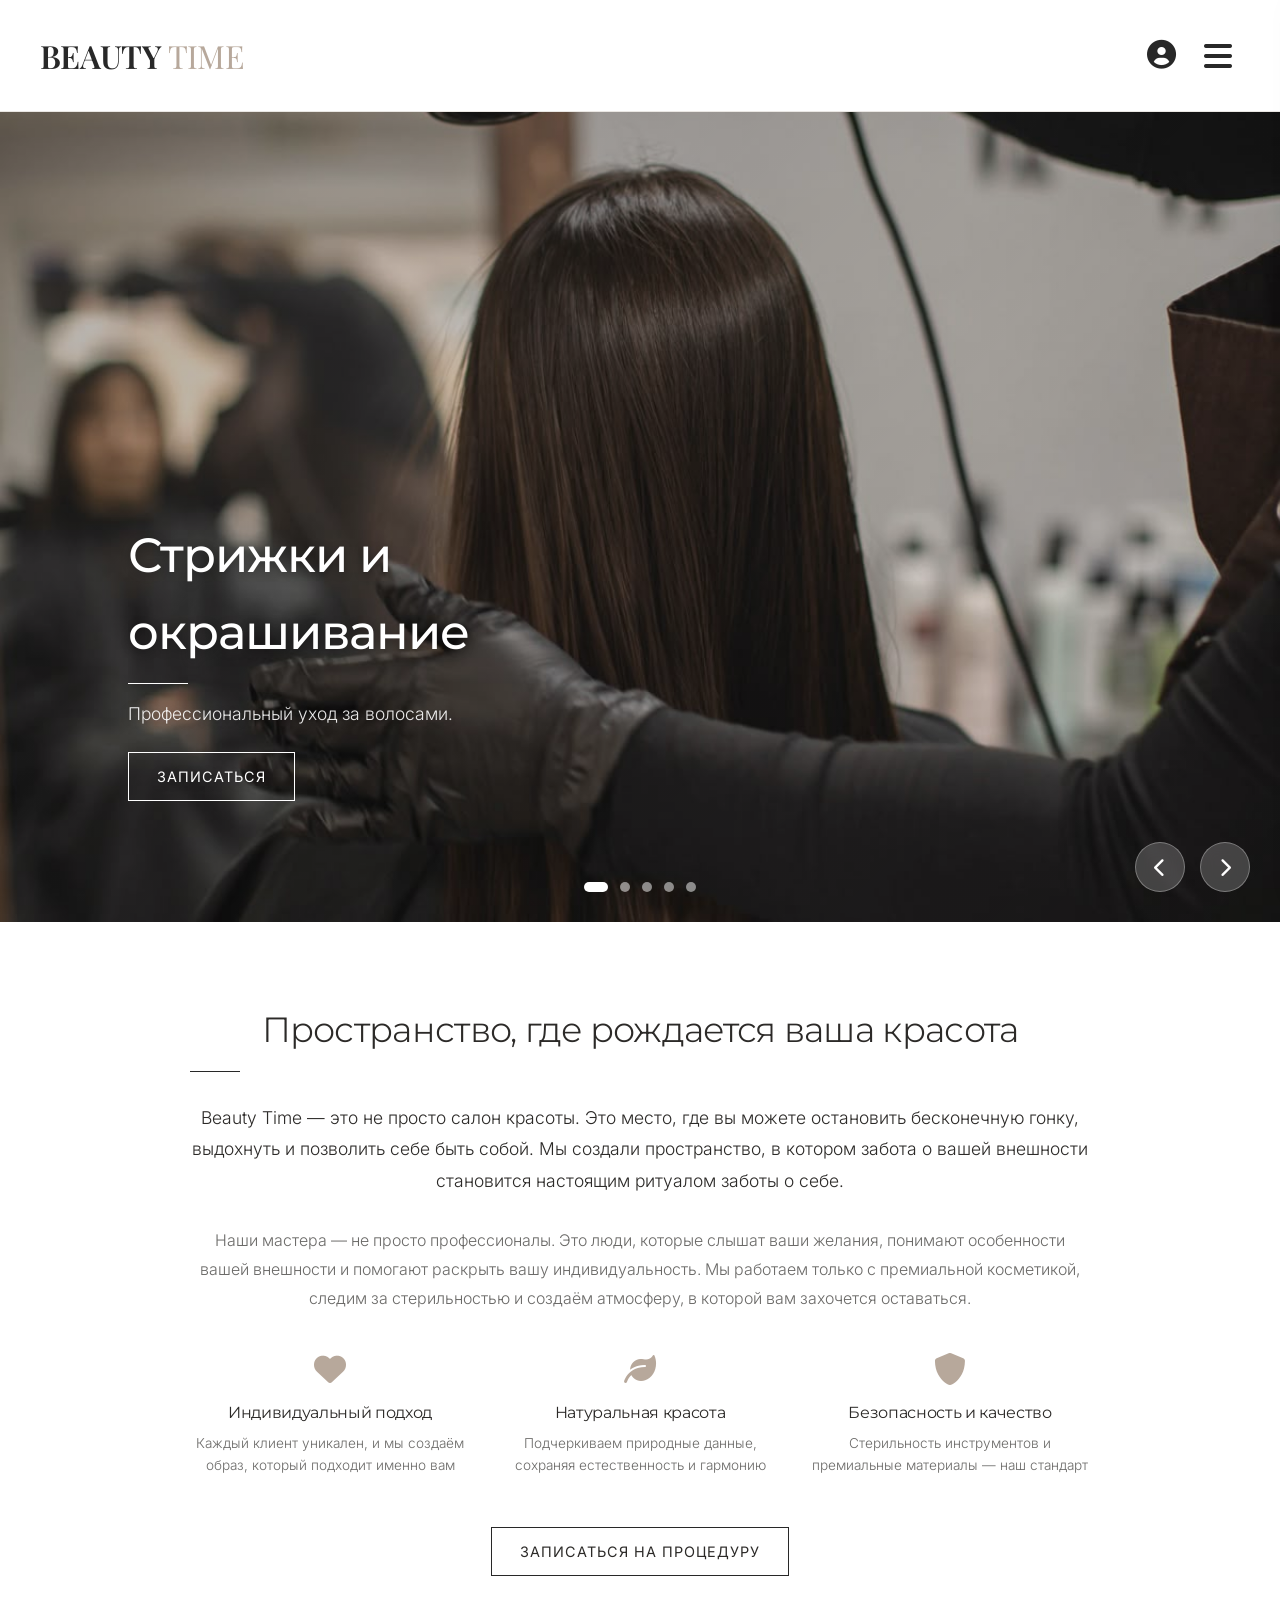
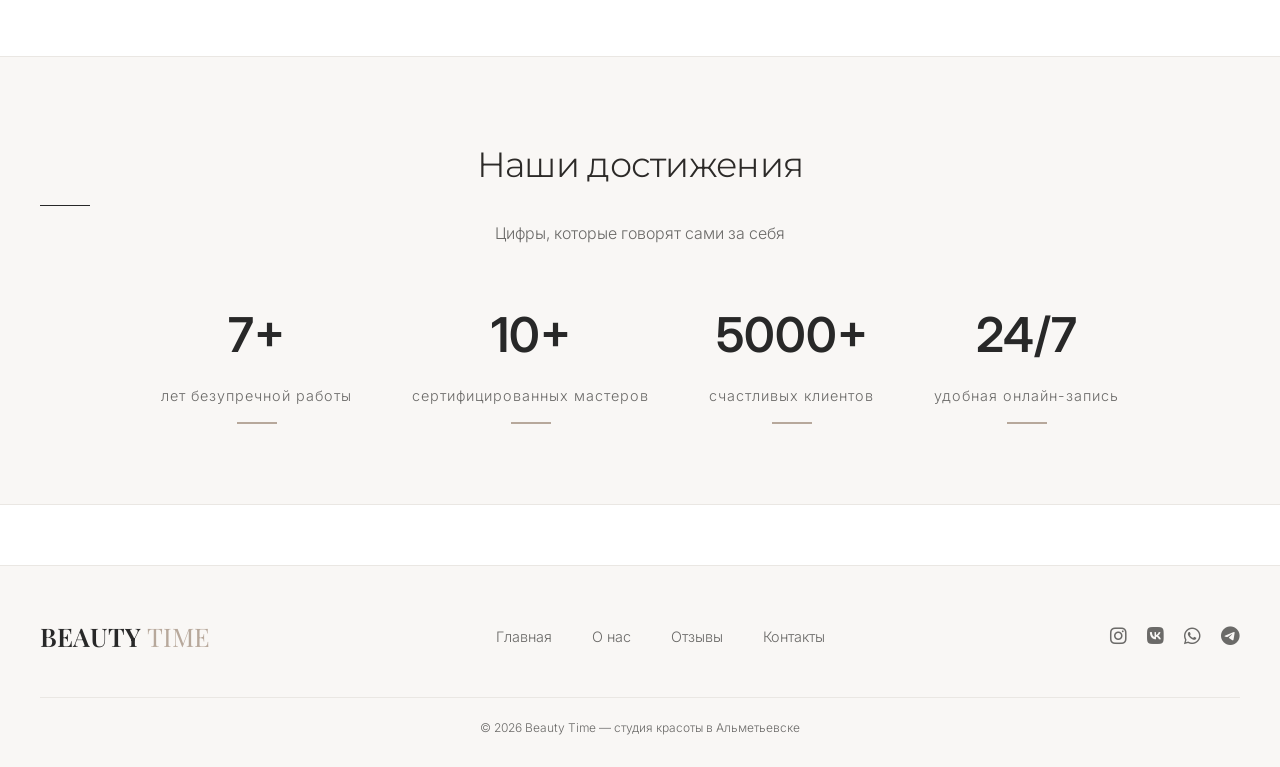
<file: index.html>
﻿<!DOCTYPE html>
<html lang="ru">
<head>
    <meta charset="UTF-8">
    <meta name="viewport" content="width=device-width, initial-scale=1.0, user-scalable=yes">
    <title>Beauty Time — студия красоты</title>
    <link rel="preconnect" href="https://fonts.googleapis.com">
    <link rel="preconnect" href="https://fonts.gstatic.com" crossorigin>
    <link
        href="https://fonts.googleapis.com/css2?family=Inter:opsz,wght@14..32,300;14..32,400;14..32,500;14..32,600&family=Montserrat:wght@300;400;500;600&family=Playfair+Display:wght@400;500;600;700&display=swap"
        rel="stylesheet">
    <link rel="stylesheet" href="https://cdnjs.cloudflare.com/ajax/libs/font-awesome/6.0.0-beta3/css/all.min.css">
    <link rel="stylesheet" href="assets/style.css">
</head>
<body>
    <!-- ===== ШАПКА ===== -->
    <nav class="navbar">
        <div class="container nav-container">
            <a href="index.html" class="logo">BEAUTY <span>TIME</span></a>
            <div class="right-icons">
                <a href="assets/profile.html" class="profile-icon" id="profileLink">
                    <i class="fas fa-user-circle"></i>
                </a>
                <input type="checkbox" id="menu-toggle">
                <label for="menu-toggle" class="menu-icon"><i class="fas fa-bars"></i></label>
                <label for="menu-toggle" class="menu-overlay"></label>
                <div class="nav-links">
                    <label for="menu-toggle" class="close-menu"><i class="fas fa-times"></i></label>
                    <a href="index.html"><i class="fas fa-home"></i> Главная</a>
                    <a href="assets/about.html"><i class="fas fa-spa"></i> О нас</a>
                    <div class="dropdown" id="services-dropdown">
                        <div class="dropdown-header" onclick="toggleDropdown(event)">
                            <span><i class="fas fa-cut"></i> Услуги</span>
                            <i class="fas fa-chevron-down"></i>
                        </div>
                        <div class="dropdown-content">
                            <a href="assets/services-hair.html">Парикмахерские услуги</a>
                            <a href="assets/services-lashes.html">Ресницы</a>
                            <a href="assets/services-makeup.html">Make up</a>
                            <a href="assets/services-brows.html">Уход за бровями</a>
                            <a href="assets/services-nails.html">Ногтевой сервис</a>
                        </div>
                    </div>
                    <a href="assets/reviews.html"><i class="fas fa-star"></i> Отзывы</a>
                    <a href="assets/contacts.html"><i class="fas fa-phone-alt"></i> Контакты</a>

                </div>
            </div>
        </div>
    </nav>

    <!-- ===== ГЛАВНАЯ СТРАНИЦА ===== -->
    <div class="page active-page">
        <!-- Слайдер -->
        <div class="hero-slider" id="heroSlider">
            <div class="slider-container" id="sliderContainer"></div>
            <div class="slider-arrows">
                <div class="slider-arrow" id="prevSlide"><i class="fas fa-chevron-left"></i></div>
                <div class="slider-arrow" id="nextSlide"><i class="fas fa-chevron-right"></i></div>
            </div>
            <div class="slider-dots" id="sliderDots"></div>
        </div>

        <!-- Блок "О салоне" -->
        <section class="about-salon-section">
            <div class="container">
                <div class="about-salon-content">
                    <h2 class="about-salon-title">Пространство, где рождается ваша красота</h2>
                    <p class="about-salon-lead">
                        Beauty Time — это не просто салон красоты. Это место, где вы можете остановить бесконечную
                        гонку, выдохнуть и позволить себе быть собой. Мы создали пространство, в котором забота о вашей
                        внешности становится настоящим ритуалом заботы о себе.
                    </p>
                    <p class="about-salon-text">
                        Наши мастера — не просто профессионалы. Это люди, которые слышат ваши желания, понимают
                        особенности вашей внешности и помогают раскрыть вашу индивидуальность. Мы работаем только с
                        премиальной косметикой, следим за стерильностью и создаём атмосферу, в которой вам захочется
                        оставаться.
                    </p>
                    <div class="about-features">
                        <div class="about-feature-item">
                            <i class="fas fa-heart about-feature-icon"></i>
                            <h3 class="about-feature-title">Индивидуальный подход</h3>
                            <p class="about-feature-text">Каждый клиент уникален, и мы создаём образ, который подходит
                                именно вам</p>
                        </div>
                        <div class="about-feature-item">
                            <i class="fas fa-leaf about-feature-icon"></i>
                            <h3 class="about-feature-title">Натуральная красота</h3>
                            <p class="about-feature-text">Подчеркиваем природные данные, сохраняя естественность и
                                гармонию</p>
                        </div>
                        <div class="about-feature-item">
                            <i class="fas fa-shield-alt about-feature-icon"></i>
                            <h3 class="about-feature-title">Безопасность и качество</h3>
                            <p class="about-feature-text">Стерильность инструментов и премиальные материалы — наш
                                стандарт</p>
                        </div>
                    </div>
                    <div class="about-cta-wrap">
                        <a href="assets/profile.html" class="btn">Записаться на процедуру</a>
                    </div>
                </div>
            </div>
        </section>
        <!-- Блок с достижениями/статистикой -->
        <section class="achievements-section">
            <div class="container">
                <div class="achievements-header">
                    <h2 class="achievements-title">Наши достижения</h2>
                    <p class="achievements-subtitle">Цифры, которые говорят сами за себя</p>
                </div>
                <div class="achievements-grid">
                    <div class="achievement-item">
                        <div class="achievement-number">7+</div>
                        <div class="achievement-label">лет безупречной работы</div>
                        <div class="achievement-divider"></div>
                    </div>
                    <div class="achievement-item">
                        <div class="achievement-number">10+</div>
                        <div class="achievement-label">сертифицированных мастеров</div>
                        <div class="achievement-divider"></div>
                    </div>
                    <div class="achievement-item">
                        <div class="achievement-number">5000+</div>
                        <div class="achievement-label">счастливых клиентов</div>
                        <div class="achievement-divider"></div>
                    </div>
                    <div class="achievement-item">
                        <div class="achievement-number">24/7</div>
                        <div class="achievement-label">удобная онлайн-запись</div>
                        <div class="achievement-divider"></div>
                    </div>
                </div>
            </div>
        </section>
    </div>

    <!-- ФУТЕР -->
    <footer>
        <div class="footer-container">
            <div class="footer-content">
                <div class="footer-logo">BEAUTY <span>TIME</span></div>
                <div class="footer-links">
                    <a href="index.html">Главная</a>
                    <a href="assets/about.html">О нас</a>
                    <a href="assets/reviews.html">Отзывы</a>
                    <a href="assets/contacts.html">Контакты</a>
                </div>
                <div class="footer-social">
                    <a href="#" aria-label="Instagram"><i class="fab fa-instagram"></i></a>
                    <a href="#" aria-label="VK"><i class="fab fa-vk"></i></a>
                    <a href="#" aria-label="WhatsApp"><i class="fab fa-whatsapp"></i></a>
                    <a href="#" aria-label="Telegram"><i class="fab fa-telegram"></i></a>
                </div>
            </div>
            <div class="footer-copyright">
                © 2026 Beauty Time — студия красоты в Альметьевске
            </div>
        </div>
    </footer>
    <div class="scroll-top-btn" id="scrollTopBtn">
        <i class="fas fa-arrow-up"></i>
    </div>
    <script src="./assets/script.js"></script>
</body>
</html>
</file>
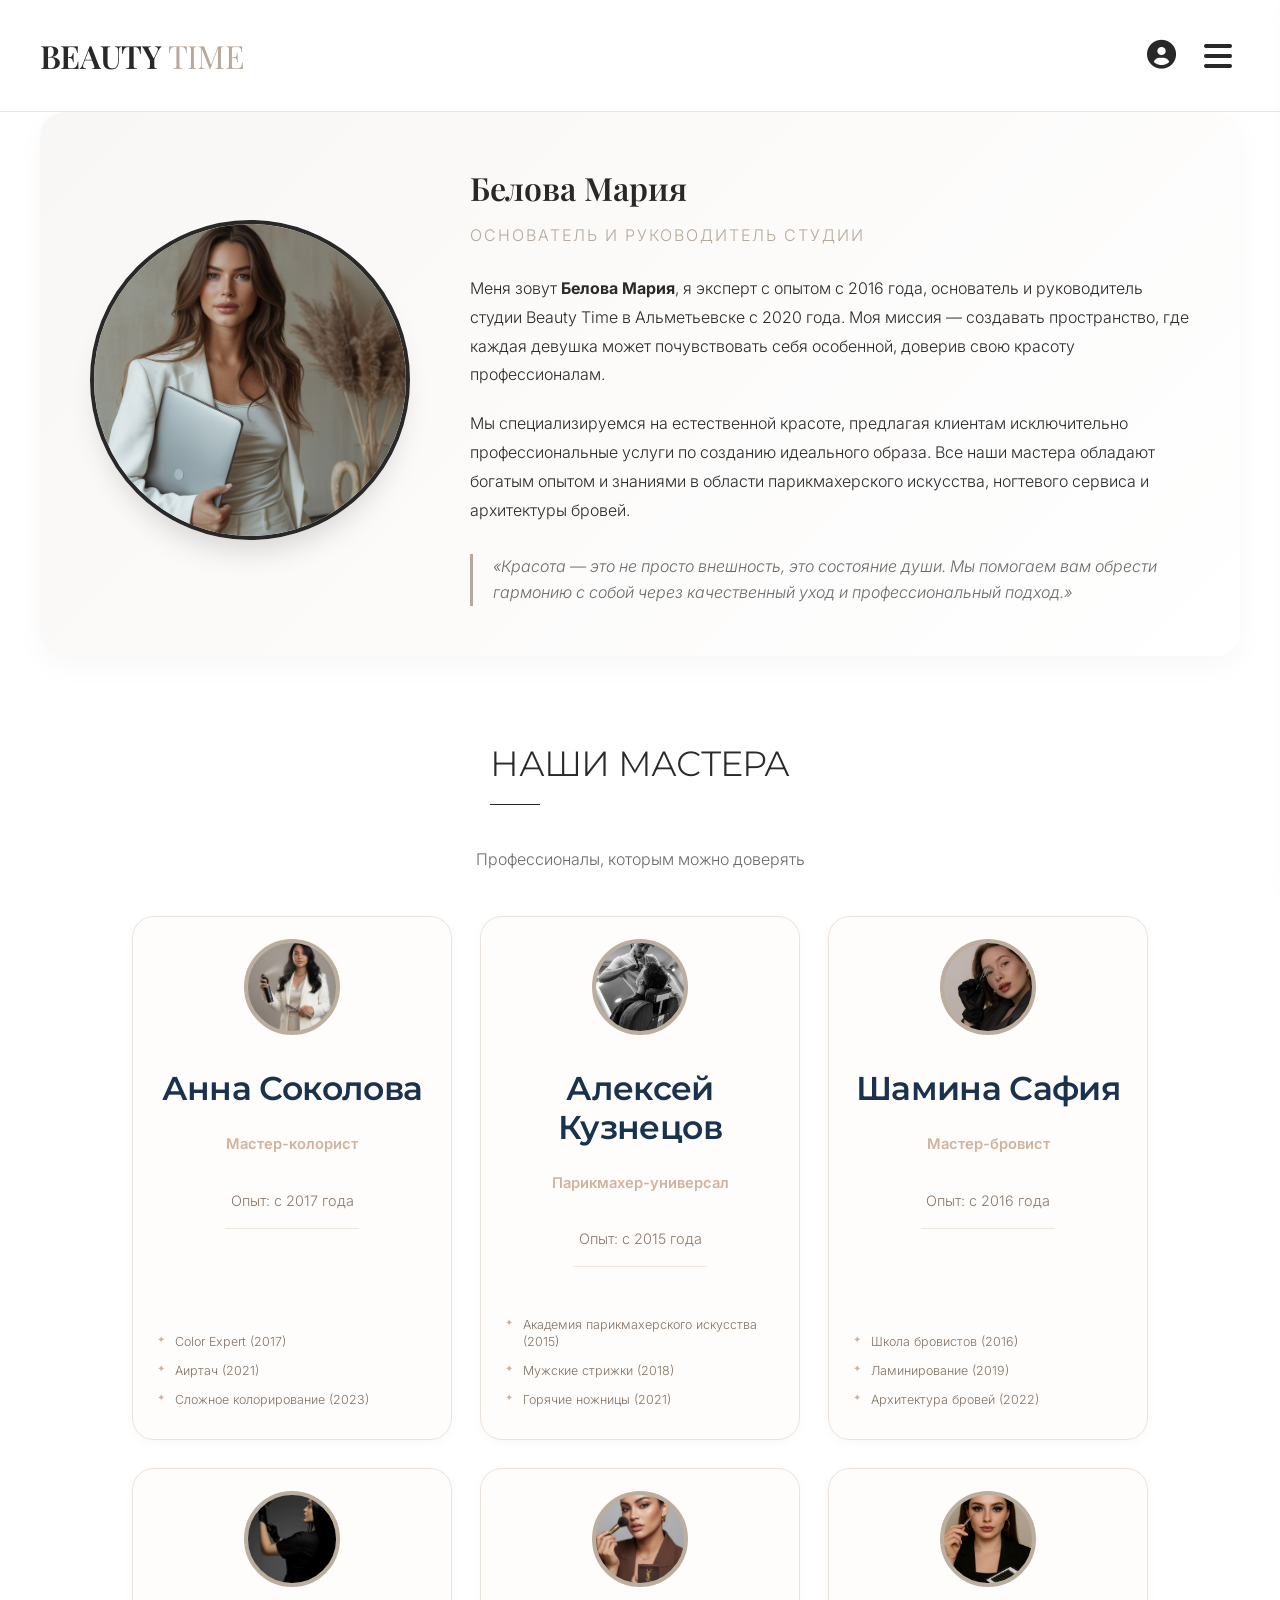
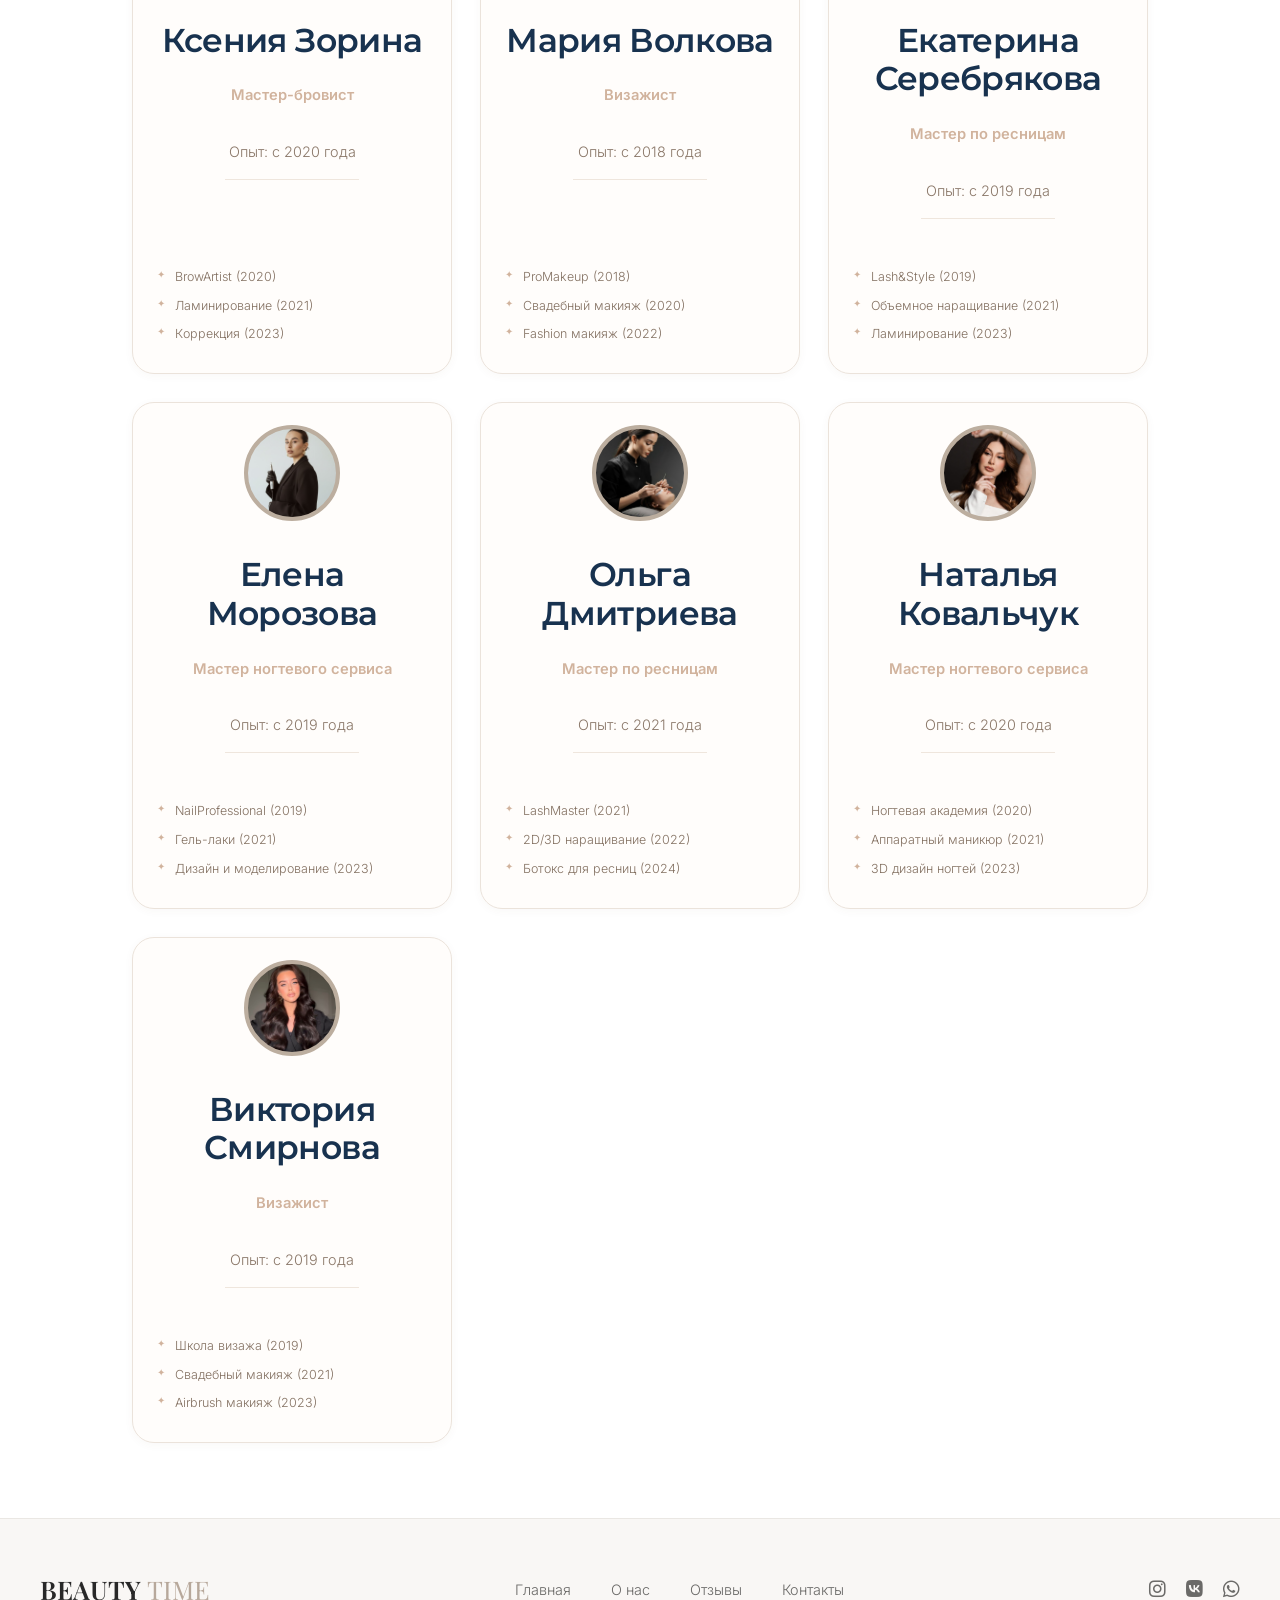
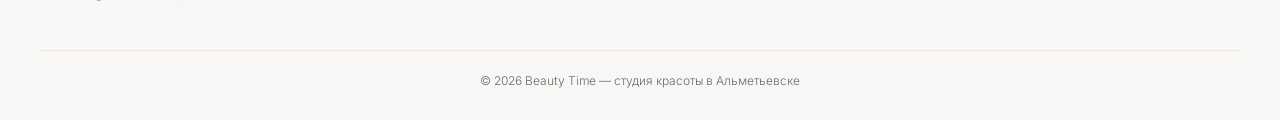
<file: assets/about.html>
﻿<!DOCTYPE html>
<html lang="ru">

<head>
    <meta charset="UTF-8">
    <meta name="viewport" content="width=device-width, initial-scale=1.0, user-scalable=yes">
    <title>Beauty Time — О нас</title>
    <link rel="preconnect" href="https://fonts.googleapis.com">
    <link rel="preconnect" href="https://fonts.gstatic.com" crossorigin>
    <link
        href="https://fonts.googleapis.com/css2?family=Inter:opsz,wght@14..32,300;14..32,400;14..32,500;14..32,600&family=Montserrat:wght@300;400;500;600&family=Playfair+Display:wght@400;500;600;700&display=swap"
        rel="stylesheet">
    <link rel="stylesheet" href="https://cdnjs.cloudflare.com/ajax/libs/font-awesome/6.0.0-beta3/css/all.min.css">
    <link rel="stylesheet" href="style.css">
</head>

<body class="page-about">

    <!-- ===== ШАПКА ===== -->
    <nav class="navbar">
        <div class="container nav-container">
            <a href="../index.html" class="logo">BEAUTY <span>TIME</span></a>
            <div class="right-icons">
                <a href="profile.html" class="profile-icon"><i class="fas fa-user-circle"></i></a>
                <input type="checkbox" id="menu-toggle">
                <label for="menu-toggle" class="menu-icon"><i class="fas fa-bars"></i></label>
                <label for="menu-toggle" class="menu-overlay"></label>
                <div class="nav-links">
                    <label for="menu-toggle" class="close-menu"><i class="fas fa-times"></i></label>
                    <a href="../index.html"><i class="fas fa-home"></i> Главная</a>
                    <a href="about.html"><i class="fas fa-spa"></i> О нас</a>
                    <div class="dropdown" id="services-dropdown">
                        <div class="dropdown-header" onclick="toggleDropdown(event)">
                            <span><i class="fas fa-cut"></i> Услуги</span>
                            <i class="fas fa-chevron-down"></i>
                        </div>
                        <div class="dropdown-content">
                            <a href="services-hair.html">Парикмахерские услуги</a>
                            <a href="services-lashes.html">Ресницы</a>
                            <a href="services-makeup.html">Make up</a>
                            <a href="services-brows.html">Уход за бровями</a>
                            <a href="services-nails.html">Ногтевой сервис</a>
                        </div>
                    </div>
                    <a href="reviews.html"><i class="fas fa-star"></i> Отзывы</a>
                    <a href="contacts.html"><i class="fas fa-phone-alt"></i> Контакты</a>

                </div>
            </div>
        </div>
    </nav>

    <!-- ===== СТРАНИЦА "О НАС" ===== -->
    <div class="page active-page">
        <div class="container">
            <!-- Блок о Беловой Марии -->
            <div class="about-founder">
                <div class="founder-photo">
                    <img src="img/admin_salon.jpg" alt="Белова Мария"
                        onerror="this.src='https://placehold.co/320x320/e5dfd9/2c2a28?text=Maria'">
                </div>
                <div class="founder-info">
                    <div class="founder-name">Белова Мария</div>
                    <div class="founder-title">ОСНОВАТЕЛЬ И РУКОВОДИТЕЛЬ СТУДИИ</div>
                    <p class="founder-text">
                        Меня зовут <strong>Белова Мария</strong>, я эксперт с опытом с 2016 года, основатель и
                        руководитель студии Beauty Time в Альметьевске с 2020 года.
                        Моя миссия — создавать пространство, где каждая девушка может почувствовать себя особенной,
                        доверив свою красоту профессионалам.
                    </p>
                    <p class="founder-text">
                        Мы специализируемся на естественной красоте, предлагая клиентам исключительно профессиональные
                        услуги по созданию идеального образа.
                        Все наши мастера обладают богатым опытом и знаниями в области парикмахерского искусства,
                        ногтевого сервиса и архитектуры бровей.
                    </p>
                    <div class="founder-signature">
                        «Красота — это не просто внешность, это состояние души. Мы помогаем вам обрести гармонию с собой
                        через качественный уход и профессиональный подход.»
                    </div>
                </div>
            </div>

            <!-- Заголовок блока мастеров -->
            <div class="masters-heading">
                <h2 class="masters-heading-title">НАШИ МАСТЕРА</h2>
                <p class="masters-heading-subtitle">Профессионалы, которым можно доверять</p>
            </div>

            <!-- Карточки мастеров -->
            <div class="masters-grid" id="masters-container"></div>
        </div>
    </div>

    <!-- ФУТЕР -->
    <footer>
        <div class="footer-container">
            <div class="footer-content">
                <div class="footer-logo">BEAUTY <span>TIME</span></div>
                <div class="footer-links">
                    <a href="../index.html">Главная</a>
                    <a href="about.html">О нас</a>
                    <a href="reviews.html">Отзывы</a>
                    <a href="contacts.html">Контакты</a>
                </div>
                <div class="footer-social">
                    <a href="#"><i class="fab fa-instagram"></i></a>
                    <a href="#"><i class="fab fa-vk"></i></a>
                    <a href="#"><i class="fab fa-whatsapp"></i></a>
                </div>
            </div>
            <div class="footer-copyright">© 2026 Beauty Time — студия красоты в Альметьевске</div>
        </div>
    </footer>
    <div class="scroll-top-btn" id="scrollTopBtn">
        <i class="fas fa-arrow-up"></i>
    </div>
    <script src="./script.js"></script>
</body>

</html>
</file>
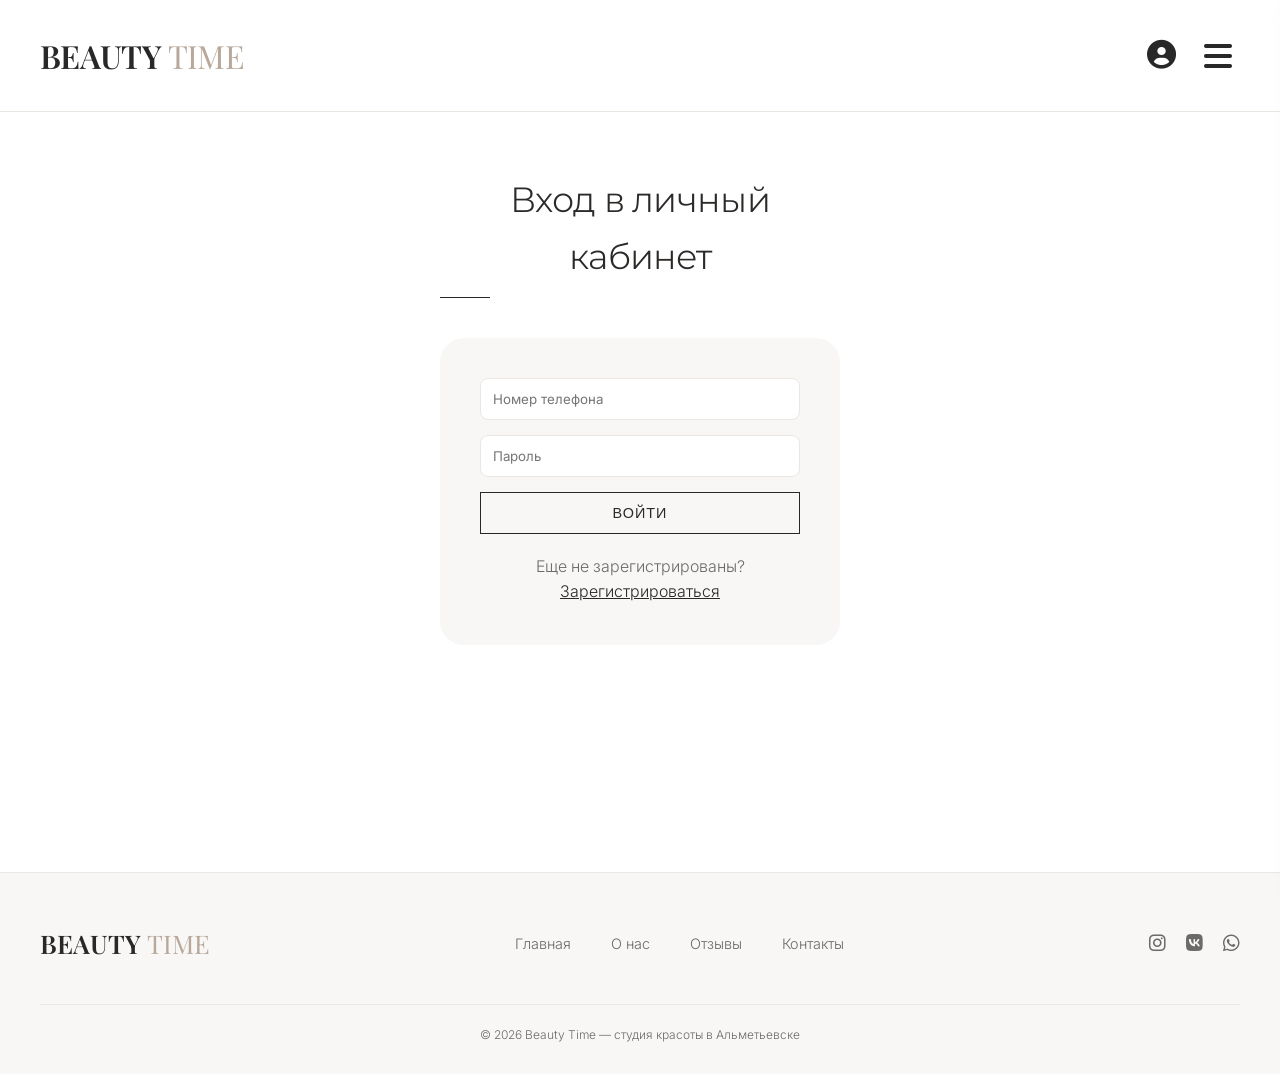
<file: assets/admin.html>
﻿<!DOCTYPE html>
<html lang="ru">

<head>
    <meta charset="UTF-8">
    <meta name="viewport" content="width=device-width, initial-scale=1.0, user-scalable=yes, viewport-fit=cover">
    <title>Beauty Time — Админ-панель</title>
    <link rel="preconnect" href="https://fonts.googleapis.com">
    <link rel="preconnect" href="https://fonts.gstatic.com" crossorigin>
    <link
        href="https://fonts.googleapis.com/css2?family=Inter:opsz,wght@14..32,300;14..32,400;14..32,500;14..32,600&family=Montserrat:wght@300;400;500;600&family=Playfair+Display:wght@400;500;600;700&display=swap"
        rel="stylesheet">
    <link rel="stylesheet" href="https://cdnjs.cloudflare.com/ajax/libs/font-awesome/6.0.0-beta3/css/all.min.css">
    <link rel="stylesheet" href="style.css">
</head>

<body>
    <nav class="navbar">
        <div class="container nav-container">
            <a href="../index.html" class="logo">BEAUTY <span>TIME</span></a>
            <div class="right-icons">
                <a href="profile.html" class="profile-icon" id="profileLink"><i class="fas fa-user-circle"></i></a>
                <input type="checkbox" id="menu-toggle">
                <label for="menu-toggle" class="menu-icon"><i class="fas fa-bars"></i></label>
                <label for="menu-toggle" class="menu-overlay"></label>
                <div class="nav-links">
                    <label for="menu-toggle" class="close-menu"><i class="fas fa-times"></i></label>
                    <a href="../index.html"><i class="fas fa-home"></i> Главная</a>
                    <a href="about.html"><i class="fas fa-spa"></i> О нас</a>
                    <div class="dropdown" id="services-dropdown">
                        <div class="dropdown-header" onclick="toggleDropdown(event)">
                            <span><i class="fas fa-cut"></i> Услуги</span>
                            <i class="fas fa-chevron-down"></i>
                        </div>
                        <div class="dropdown-content">
                            <a href="services-hair.html">Парикмахерские услуги</a>
                            <a href="services-lashes.html">Ресницы</a>
                            <a href="services-makeup.html">Make up</a>
                            <a href="services-brows.html">Уход за бровями</a>
                            <a href="services-nails.html">Ногтевой сервис</a>
                        </div>
                    </div>
                    <a href="reviews.html"><i class="fas fa-star"></i> Отзывы</a>
                    <a href="contacts.html"><i class="fas fa-phone-alt"></i> Контакты</a>
                </div>
            </div>
        </div>
    </nav>

    <div class="admin-container">
        <div class="admin-header">
            <div class="admin-profile">
                <div class="admin-avatar" id="adminAvatar"></div>
                <div class="admin-info">
                    <h1>Панель администратора</h1>
                    <p>Управление контентом сайта Beauty Time</p>
                </div>
            </div>
        </div>

        <!-- ===== ЛИЧНЫЕ ЗАПИСИ АДМИНИСТРАТОРА ===== -->
        <div class="profile-card">
            <h3>Мои записи</h3>
            <div id="appointments-list" class="appointments-list"></div>
            <button class="btn admin-new-booking-btn" onclick="startBooking()">+ Новая запись</button>
        </div>

        <!-- ===== СТАТИСТИКА ===== -->
        <div class="admin-stats" id="adminStats">
            <div class="stat-card">
                <div class="stat-number" id="statsMasters">10</div>
                <div class="stat-label">Мастеров</div>
            </div>
            <div class="stat-card">
                <div class="stat-number" id="statsServices">5</div>
                <div class="stat-label">Категорий услуг</div>
            </div>
            <div class="stat-card">
                <div class="stat-number" id="statsReviews">15</div>
                <div class="stat-label">Отзывов</div>
            </div>
            <div class="stat-card">
                <div class="stat-number" id="statsPending">8</div>
                <div class="stat-label">На модерации</div>
            </div>
        </div>

        <!-- ===== БЛОКИ УПРАВЛЕНИЯ ===== -->
        <div class="admin-sections">
            <div class="admin-card">
                <div class="admin-card-header"><i class="fas fa-users"></i> Мастера</div>
                <div class="admin-card-body">
                    <p>Управление карточками мастеров: добавление, редактирование, удаление</p><button class="admin-btn"
                        onclick="openMastersEditor()">Редактировать мастеров</button>
                </div>
            </div>
            <div class="admin-card">
                <div class="admin-card-header"><i class="fas fa-cut"></i> Услуги</div>
                <div class="admin-card-body">
                    <p>Управление категориями услуг</p><button class="admin-btn"
                        onclick="openServicesEditor()">Редактировать услуги</button>
                </div>
            </div>
            <div class="admin-card">
                <div class="admin-card-header"><i class="fas fa-star"></i> Отзывы</div>
                <div class="admin-card-body">
                    <p>Модерация отзывов: подтверждение, удаление</p><button class="admin-btn"
                        onclick="openReviewsModeration()">Модерация отзывов</button>
                </div>
            </div>
        </div>

        <!-- КНОПКА ВЫХОДА -->
        <div class="logout-section">
            <button class="btn logout-btn" onclick="logout()">Выйти из аккаунта</button>
        </div>
    </div>

    <!-- Модальные окна с иконками -->
    <div class="modal" id="mastersModal">
        <div class="modal-content">
            <h3><i class="fas fa-users"></i> Мастера</h3>
            <div id="mastersList" class="items-list"></div>
            <button class="admin-btn admin-btn-add-master" onclick="addMaster()"><i class="fas fa-plus-circle"></i>
                Добавить мастера</button>
            <div class="modal-buttons">
                <button class="admin-btn admin-btn-close" onclick="closeModal('mastersModal')"><i
                        class="fas fa-times"></i> Закрыть</button>
            </div>
        </div>
    </div>

    <div class="modal" id="servicesModal">
        <div class="modal-content">
            <h3><i class="fas fa-cut"></i> Услуги</h3>
            <div id="servicesList" class="items-list"></div>
            <div class="modal-buttons">
                <button class="admin-btn admin-btn-close" onclick="closeModal('servicesModal')"><i
                        class="fas fa-times"></i> Закрыть</button>
            </div>
        </div>
    </div>

    <div class="modal" id="reviewsModal">
        <div class="modal-content">
            <h3><i class="fas fa-star"></i> Модерация отзывов</h3>
            <div id="reviewsList" class="items-list"></div>
            <div class="modal-buttons">
                <button class="admin-btn admin-btn-close" onclick="closeModal('reviewsModal')"><i
                        class="fas fa-times"></i> Закрыть</button>
            </div>
        </div>
    </div>

    <div class="modal" id="editMasterModal">
        <div class="modal-content">
            <h3 id="editMasterTitle"><i class="fas fa-user-plus"></i> Добавить мастера</h3>
            <input type="text" id="masterName" placeholder="Имя">
            <input type="text" id="masterRole" placeholder="Специализация">
            <input type="text" id="masterExp" placeholder="Опыт">
            <textarea id="masterDesc" placeholder="Описание" rows="2"></textarea>
            <input type="text" id="masterPhoto" placeholder="URL фото">
            <button class="btn-save" onclick="saveMaster()"><i class="fas fa-save"></i> Сохранить</button>
            <button class="admin-btn admin-btn-cancel" onclick="closeModal('editMasterModal')"><i
                    class="fas fa-ban"></i> Отмена</button>
        </div>
    </div>

    <div class="modal" id="editServiceModal">
        <div class="modal-content">
            <h3 id="editServiceTitle"><i class="fas fa-edit"></i> Редактировать услугу</h3>
            <input type="text" id="serviceName" placeholder="Название услуги">
            <input type="text" id="serviceIcon" placeholder="Иконка (например: cut, eye, paint-brush)">
            <button class="btn-save" onclick="saveService()"><i class="fas fa-save"></i> Сохранить</button>
            <button class="admin-btn admin-btn-cancel" onclick="closeModal('editServiceModal')"><i
                    class="fas fa-ban"></i> Отмена</button>
        </div>
    </div>

    <div class="scroll-top-btn" id="scrollTopBtn"><i class="fas fa-arrow-up"></i></div>

    <footer>
        <div class="footer-container">
            <div class="footer-content">
                <div class="footer-logo">BEAUTY <span>TIME</span></div>
                <div class="footer-links">
                    <a href="../index.html">Главная</a>
                    <a href="about.html">О нас</a>
                    <a href="reviews.html">Отзывы</a>
                    <a href="contacts.html">Контакты</a>
                </div>
                <div class="footer-social">
                    <a href="#"><i class="fab fa-instagram"></i></a>
                    <a href="#"><i class="fab fa-vk"></i></a>
                    <a href="#"><i class="fab fa-whatsapp"></i></a>
                </div>
            </div>
            <div class="footer-copyright">© 2026 Beauty Time — студия красоты в Альметьевске</div>
        </div>
    </footer>
    <script src="./script.js"></script>
</body>

</html>
</file>
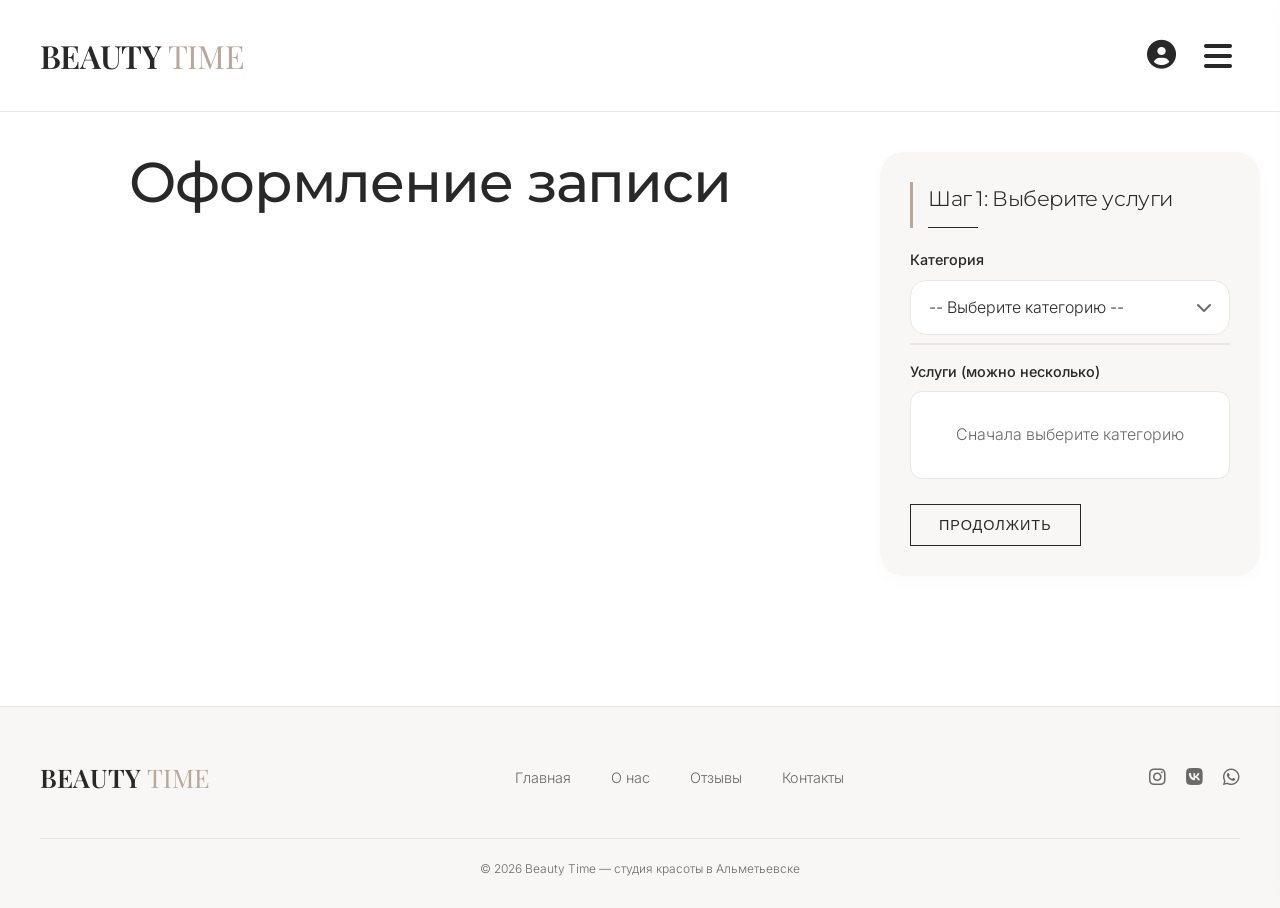
<file: assets/booking.html>
﻿<!DOCTYPE html>
<html lang="ru">

<head>
    <meta charset="UTF-8">
    <meta name="viewport" content="width=device-width, initial-scale=1.0, user-scalable=yes">
    <title>Beauty Time — Оформление записи</title>
    <link rel="preconnect" href="https://fonts.googleapis.com">
    <link rel="preconnect" href="https://fonts.gstatic.com" crossorigin>
    <link
        href="https://fonts.googleapis.com/css2?family=Inter:opsz,wght@14..32,300;14..32,400;14..32,500;14..32,600&family=Montserrat:wght@300;400;500;600&family=Playfair+Display:wght@400;500;600;700&display=swap"
        rel="stylesheet">
    <link rel="stylesheet" href="https://cdnjs.cloudflare.com/ajax/libs/font-awesome/6.0.0-beta3/css/all.min.css">
    <link rel="stylesheet" href="style.css">
</head>

<body>
    <nav class="navbar">
        <div class="container nav-container">
            <a href="../index.html" class="logo">BEAUTY <span>TIME</span></a>
            <div class="right-icons">
                <a href="profile.html" class="profile-icon"><i class="fas fa-user-circle"></i></a>
                <input type="checkbox" id="menu-toggle">
                <label for="menu-toggle" class="menu-icon"><i class="fas fa-bars"></i></label>
                <label for="menu-toggle" class="menu-overlay"></label>
                <div class="nav-links">
                    <label for="menu-toggle" class="close-menu"><i class="fas fa-times"></i></label>
                    <a href="../index.html"><i class="fas fa-home"></i> Главная</a>
                    <a href="about.html"><i class="fas fa-spa"></i> О нас</a>
                    <div class="dropdown" id="services-dropdown">
                        <div class="dropdown-header" onclick="toggleDropdown(event)">
                            <span><i class="fas fa-cut"></i> Услуги</span>
                            <i class="fas fa-chevron-down"></i>
                        </div>
                        <div class="dropdown-content">
                            <a href="services-hair.html">Парикмахерские услуги</a>
                            <a href="services-lashes.html">Ресницы</a>
                            <a href="services-makeup.html">Make up</a>
                            <a href="services-brows.html">Уход за бровями</a>
                            <a href="services-nails.html">Ногтевой сервис</a>
                        </div>
                    </div>
                    <a href="reviews.html"><i class="fas fa-star"></i> Отзывы</a>
                    <a href="contacts.html"><i class="fas fa-phone-alt"></i> Контакты</a>
                </div>
            </div>
        </div>
    </nav>

    <div class="booking-container">
        <h1 class="booking-title-centered">Оформление записи</h1>

        <!-- Шаг 1 -->
        <div class="booking-card" id="step1">
            <h2>Шаг 1: Выберите услуги</h2>
            <div class="form-group">
                <label>Категория</label>
                <div class="custom-select-wrapper" id="categorySelectWrapper">
                    <div class="custom-select-trigger">
                        <span>-- Выберите категорию --</span>
                        <i class="fas fa-chevron-down"></i>
                    </div>
                    <div class="custom-select-options"></div>
                </div>
            </div>
            <div class="form-group">
                <label>Услуги (можно несколько)</label>
                <div id="servicesContainer" class="services-list">
                    <p class="booking-placeholder">Сначала выберите категорию</p>
                </div>
                <div id="totalCalculator" class="total-calculator" style="display: none;">
                    Итого: <span id="totalAmount">0</span> ₽
                </div>
            </div>
            <div class="step-buttons">
                <button class="btn" onclick="nextStep(2)">Продолжить</button>
            </div>
        </div>

        <!-- Шаг 2: Мастера (фильтрация по категории) -->
        <div class="booking-card" id="step2">
            <h2>Шаг 2: Выберите мастера</h2>
            <div id="mastersList" class="masters-grid"></div>
            <div class="step-buttons">
                <button class="btn btn-back" onclick="prevStep(1)">Назад</button>
                <button class="btn" onclick="nextStep(3)">Продолжить</button>
            </div>
        </div>

        <!-- Шаг 3 -->
        <div class="booking-card" id="step3">
            <h2>Шаг 3: Выберите дату</h2>
            <div id="calendarWidget"></div>
            <div class="step-buttons">
                <button class="btn btn-back" onclick="prevStep(2)">Назад</button>
                <button class="btn" onclick="nextStep(4)">Продолжить</button>
            </div>
        </div>

        <!-- Шаг 4 -->
        <div class="booking-card" id="step4">
            <h2>Шаг 4: Выберите время</h2>
            <div id="timeSlots" class="time-slots"></div>
            <div class="step-buttons">
                <button class="btn btn-back" onclick="prevStep(3)">Назад</button>
                <button class="btn" onclick="nextStep(5)">Продолжить</button>
            </div>
        </div>

        <!-- Шаг 5 -->
        <div class="booking-card" id="step5">
            <h2>Шаг 5: Подтверждение</h2>
            <div id="summary" class="summary-block"></div>
            <div class="step-buttons">
                <button class="btn btn-back" onclick="prevStep(4)">Назад</button>
                <button class="btn" onclick="confirmBooking()">Подтвердить запись</button>
            </div>
        </div>
    </div>

    <div class="scroll-top-btn" id="scrollTopBtn"><i class="fas fa-arrow-up"></i></div>

    <footer>
        <div class="footer-container">
            <div class="footer-content">
                <div class="footer-logo">BEAUTY <span>TIME</span></div>
                <div class="footer-links">
                    <a href="../index.html">Главная</a>
                    <a href="about.html">О нас</a>
                    <a href="reviews.html">Отзывы</a>
                    <a href="contacts.html">Контакты</a>
                </div>
                <div class="footer-social">
                    <a href="#"><i class="fab fa-instagram"></i></a>
                    <a href="#"><i class="fab fa-vk"></i></a>
                    <a href="#"><i class="fab fa-whatsapp"></i></a>
                </div>
            </div>
            <div class="footer-copyright">© 2026 Beauty Time — студия красоты в Альметьевске</div>
        </div>
    </footer>
    <script src="./script.js"></script>
</body>

</html>
</file>
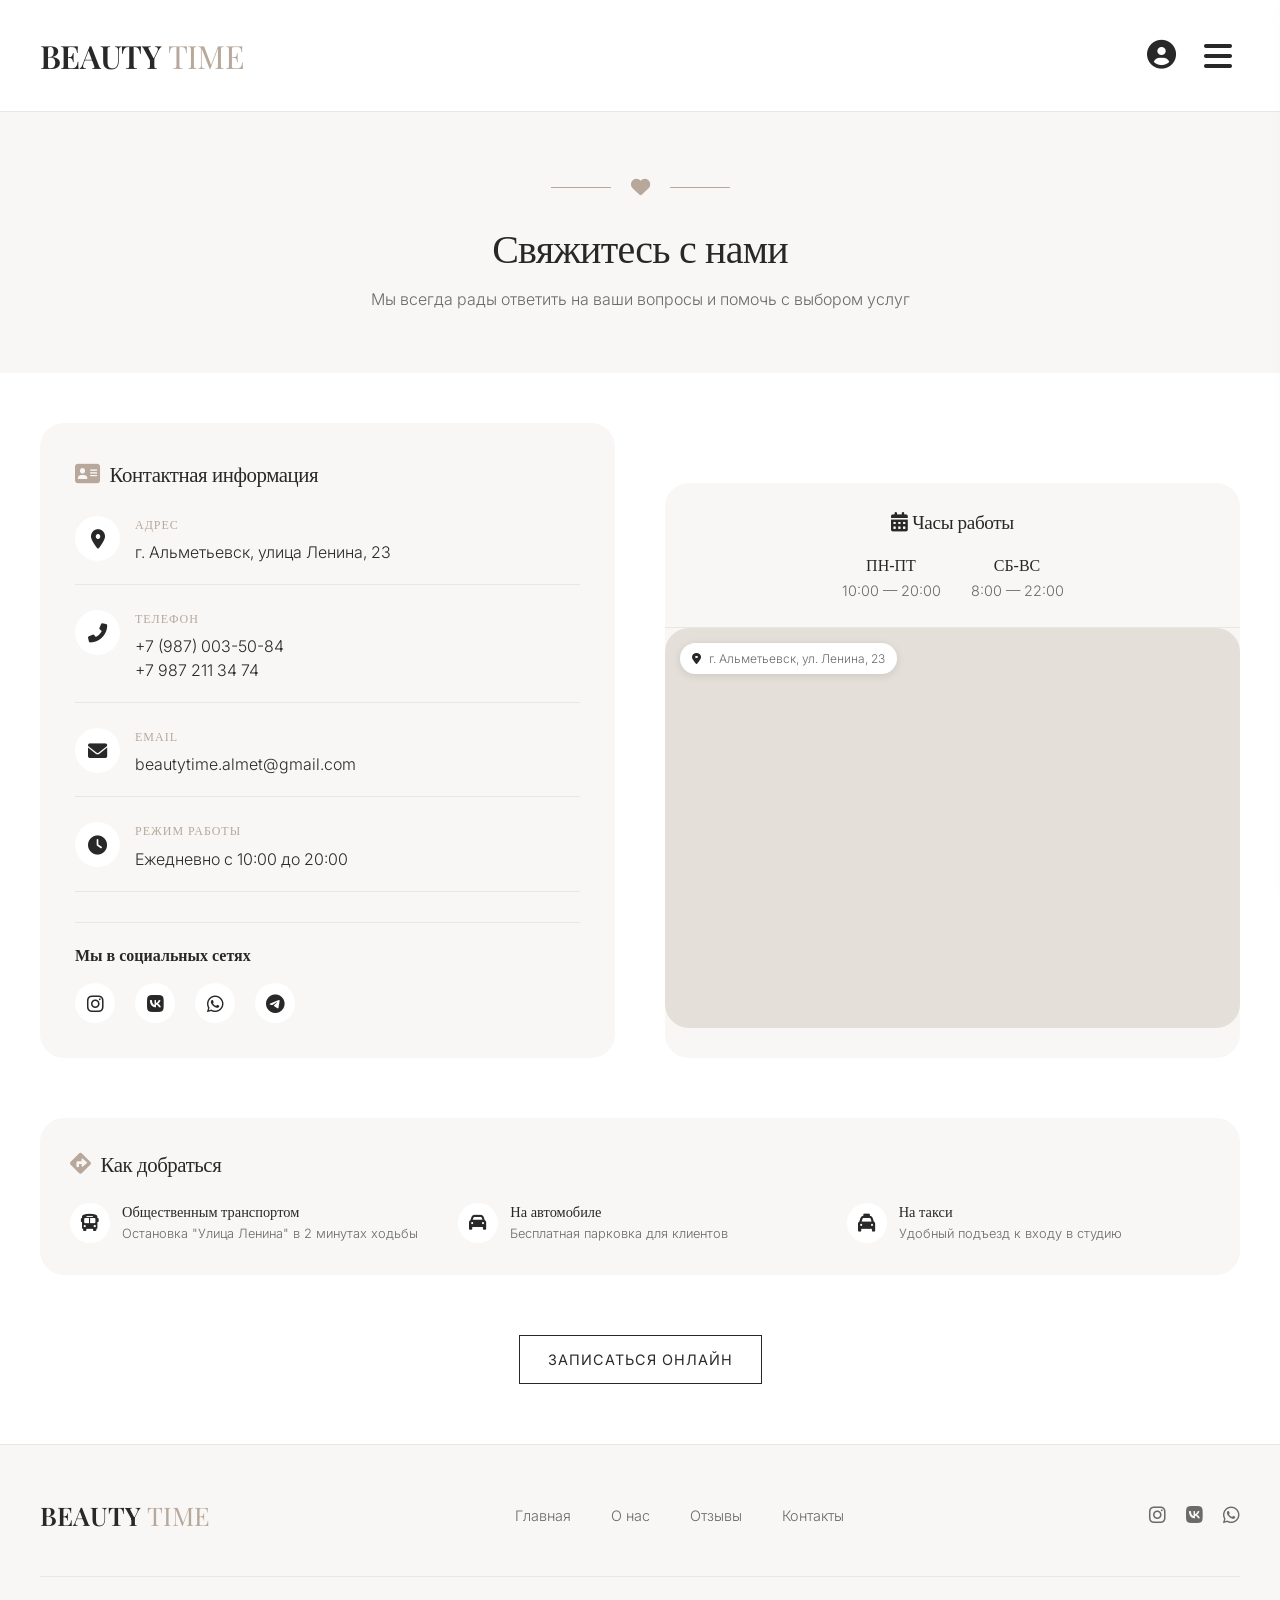
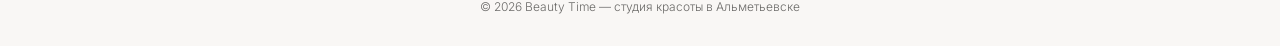
<file: assets/contacts.html>
﻿<!DOCTYPE html>
<html lang="ru">

<head>
    <meta charset="UTF-8">
    <meta name="viewport" content="width=device-width, initial-scale=1.0, user-scalable=yes">
    <title>Beauty Time — Контакты</title>
    <link rel="preconnect" href="https://fonts.googleapis.com">
    <link rel="preconnect" href="https://fonts.gstatic.com" crossorigin>
    <link
        href="https://fonts.googleapis.com/css2?family=Inter:opsz,wght@14..32,300;14..32,400;14..32,500;14..32,600&family=Montserrat:wght@300;400;500;600&family=Playfair+Display:wght@400;500;600;700&display=swap"
        rel="stylesheet">
    <link rel="stylesheet" href="https://cdnjs.cloudflare.com/ajax/libs/font-awesome/6.0.0-beta3/css/all.min.css">
    <link rel="stylesheet" href="style.css">
</head>

<body>
    <!-- ===== ШАПКА ===== -->
    <nav class="navbar">
        <div class="container nav-container">
            <a href="../index.html" class="logo">BEAUTY <span>TIME</span></a>
            <div class="right-icons">
                <a href="profile.html" class="profile-icon"><i class="fas fa-user-circle"></i></a>
                <input type="checkbox" id="menu-toggle">
                <label for="menu-toggle" class="menu-icon"><i class="fas fa-bars"></i></label>
                <label for="menu-toggle" class="menu-overlay"></label>
                <div class="nav-links">
                    <label for="menu-toggle" class="close-menu"><i class="fas fa-times"></i></label>
                    <a href="../index.html"><i class="fas fa-home"></i> Главная</a>
                    <a href="about.html"><i class="fas fa-spa"></i> О нас</a>
                    <div class="dropdown" id="services-dropdown">
                        <div class="dropdown-header" onclick="toggleDropdown(event)">
                            <span><i class="fas fa-cut"></i> Услуги</span>
                            <i class="fas fa-chevron-down"></i>
                        </div>
                        <div class="dropdown-content">
                            <a href="services-hair.html">Парикмахерские услуги</a>
                            <a href="services-lashes.html">Ресницы</a>
                            <a href="services-makeup.html">Make up</a>
                            <a href="services-brows.html">Уход за бровями</a>
                            <a href="services-nails.html">Ногтевой сервис</a>
                        </div>
                    </div>
                    <a href="reviews.html"><i class="fas fa-star"></i> Отзывы</a>
                    <a href="contacts.html"><i class="fas fa-phone-alt"></i> Контакты</a>

                </div>
            </div>
        </div>
    </nav>

    <!-- ===== СТРАНИЦА "КОНТАКТЫ" ===== -->
    <div class="page active-page">
        <!-- Hero-блок с декоративной линией -->
        <div class="contacts-hero">
            <div class="container">
                <div class="hero-decoration">
                    <span class="hero-line"></span>
                    <span class="hero-icon"><i class="fas fa-heart"></i></span>
                    <span class="hero-line"></span>
                </div>
                <h1>Свяжитесь с нами</h1>
                <p>Мы всегда рады ответить на ваши вопросы и помочь с выбором услуг</p>
            </div>
        </div>

        <div class="container">
            <!-- Основной блок с контактами и картой -->
            <div class="contacts-wrapper">
                <!-- Левая колонка - контактная информация -->
                <div class="contact-info-section">
                    <h3><i class="fas fa-address-card"></i> Контактная информация</h3>

                    <div class="contact-item">
                        <div class="contact-icon"><i class="fas fa-map-marker-alt"></i></div>
                        <div class="contact-details">
                            <div class="label">Адрес</div>
                            <div class="value">г. Альметьевск, улица Ленина, 23</div>
                        </div>
                    </div>

                    <div class="contact-item">
                        <div class="contact-icon"><i class="fas fa-phone-alt"></i></div>
                        <div class="contact-details">
                            <div class="label">Телефон</div>
                            <div class="value">
                                <a href="tel:+79870035084">+7 (987) 003-50-84</a><br>
                                <a href="tel:+79872113474">+7 987 211 34 74</a>
                            </div>
                        </div>
                    </div>

                    <div class="contact-item">
                        <div class="contact-icon"><i class="fas fa-envelope"></i></div>
                        <div class="contact-details">
                            <div class="label">Email</div>
                            <div class="value"><a
                                    href="mailto:beautytime.almet@gmail.com">beautytime.almet@gmail.com</a></div>
                        </div>
                    </div>

                    <div class="contact-item">
                        <div class="contact-icon"><i class="fas fa-clock"></i></div>
                        <div class="contact-details">
                            <div class="label">Режим работы</div>
                            <div class="value">Ежедневно с 10:00 до 20:00</div>
                        </div>
                    </div>

                    <div class="social-links-block">
                        <h4>Мы в социальных сетях</h4>
                        <div class="social-icons-list">
                            <a href="#" target="_blank"><i class="fab fa-instagram"></i></a>
                            <a href="#" target="_blank"><i class="fab fa-vk"></i></a>
                            <a href="#" target="_blank"><i class="fab fa-whatsapp"></i></a>
                            <a href="#" target="_blank"><i class="fab fa-telegram"></i></a>
                        </div>
                    </div>
                </div>

                <!-- Правая колонка - карта и режим работы -->
                <div class="map-section">
                    <div class="work-hours">
                        <h3><i class="fas fa-calendar-alt"></i> Часы работы</h3>
                        <div class="hours-list">
                            <div class="hours-item">
                                <div class="hours-days">ПН-ПТ</div>
                                <div class="hours-time">10:00 — 20:00</div>
                            </div>
                            <div class="hours-item">
                                <div class="hours-days">СБ-ВС</div>
                                <div class="hours-time">8:00 — 22:00</div>
                            </div>
                        </div>
                    </div>
                    <div class="map-container map-container-rounded">
                        <iframe class="map-frame"
                            src="https://yandex.ru/map-widget/v1/?ll=52.303347%2C54.903400&z=18&pt=52.303347%2C54.903400%2Cflag&l=map"
                            width="100%" height="100%" frameborder="0" allowfullscreen="true">
                        </iframe>
                        <!-- Адресная метка в левом верхнем углу -->
                        <div class="map-address-badge">
                            <i class="fas fa-location-dot map-address-icon"></i> г. Альметьевск, ул. Ленина, 23
                        </div>
                    </div>
                </div>
            </div>

            <!-- Блок "Как добраться" -->
            <div class="how-to-get">
                <h3><i class="fas fa-directions"></i> Как добраться</h3>
                <div class="transport-grid">
                    <div class="transport-item">
                        <div class="transport-icon"><i class="fas fa-bus"></i></div>
                        <div class="transport-text">
                            <div class="transport-title">Общественным транспортом</div>
                            <div class="transport-desc">Остановка "Улица Ленина" в 2 минутах ходьбы</div>
                        </div>
                    </div>
                    <div class="transport-item">
                        <div class="transport-icon"><i class="fas fa-car"></i></div>
                        <div class="transport-text">
                            <div class="transport-title">На автомобиле</div>
                            <div class="transport-desc">Бесплатная парковка для клиентов</div>
                        </div>
                    </div>
                    <div class="transport-item">
                        <div class="transport-icon"><i class="fas fa-taxi"></i></div>
                        <div class="transport-text">
                            <div class="transport-title">На такси</div>
                            <div class="transport-desc">Удобный подъезд к входу в студию</div>
                        </div>
                    </div>
                </div>
            </div>

            <!-- Кнопка обратной связи -->
            <div class="feedback-btn">
                <a href="profile.html" class="btn">Записаться онлайн</a>
            </div>
        </div>
    </div>

    <!-- ФУТЕР -->
    <footer>
        <div class="footer-container">
            <div class="footer-content">
                <div class="footer-logo">BEAUTY <span>TIME</span></div>
                <div class="footer-links">
                    <a href="../index.html">Главная</a>
                    <a href="about.html">О нас</a>
                    <a href="reviews.html">Отзывы</a>
                    <a href="contacts.html">Контакты</a>
                </div>
                <div class="footer-social">
                    <a href="#"><i class="fab fa-instagram"></i></a>
                    <a href="#"><i class="fab fa-vk"></i></a>
                    <a href="#"><i class="fab fa-whatsapp"></i></a>
                </div>
            </div>
            <div class="footer-copyright">© 2026 Beauty Time — студия красоты в Альметьевске</div>
        </div>
    </footer>
    <div class="scroll-top-btn" id="scrollTopBtn">
        <i class="fas fa-arrow-up"></i>
    </div>
    <script src="./script.js"></script>
</body>

</html>
</file>
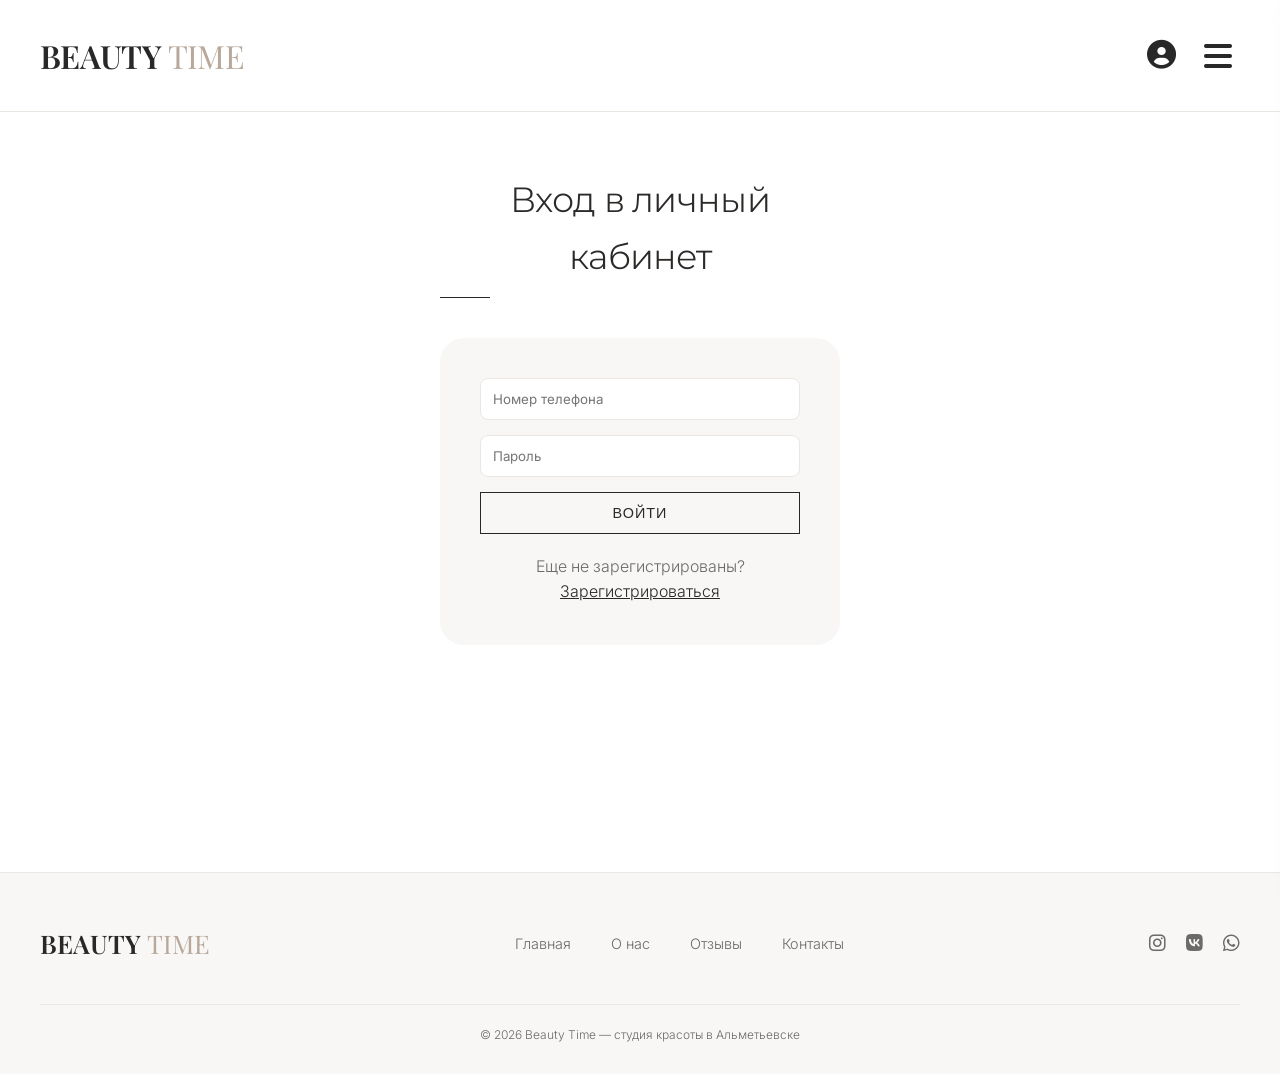
<file: assets/profile.html>
﻿<!DOCTYPE html>
<html lang="ru">
<head>
    <meta charset="UTF-8">
    <meta name="viewport" content="width=device-width, initial-scale=1.0, user-scalable=yes">
    <title>Beauty Time — Личный кабинет</title>
    <link rel="preconnect" href="https://fonts.googleapis.com">
    <link rel="preconnect" href="https://fonts.gstatic.com" crossorigin>
    <link href="https://fonts.googleapis.com/css2?family=Inter:opsz,wght@14..32,300;14..32,400;14..32,500;14..32,600&family=Montserrat:wght@300;400;500;600&family=Playfair+Display:wght@400;500;600;700&display=swap" rel="stylesheet">
    <link rel="stylesheet" href="https://cdnjs.cloudflare.com/ajax/libs/font-awesome/6.0.0-beta3/css/all.min.css">
    <link rel="stylesheet" href="style.css">
</head>
<body>
    <!-- ===== ШАПКА ===== -->
    <nav class="navbar">
        <div class="container nav-container">
            <a href="../index.html" class="logo">BEAUTY <span>TIME</span></a>
            <div class="right-icons">
                <a href="profile.html" class="profile-icon" id="profileLink"><i class="fas fa-user-circle"></i></a>
                <input type="checkbox" id="menu-toggle">
                <label for="menu-toggle" class="menu-icon"><i class="fas fa-bars"></i></label>
                <label for="menu-toggle" class="menu-overlay"></label>
                <div class="nav-links">
                    <label for="menu-toggle" class="close-menu"><i class="fas fa-times"></i></label>
                    <a href="../index.html"><i class="fas fa-home"></i> Главная</a>
                    <a href="about.html"><i class="fas fa-spa"></i> О нас</a>
                    <div class="dropdown" id="services-dropdown">
                        <div class="dropdown-header" onclick="toggleDropdown(event)">
                            <span><i class="fas fa-cut"></i> Услуги</span>
                            <i class="fas fa-chevron-down"></i>
                        </div>
                        <div class="dropdown-content">
                            <a href="services-hair.html">Парикмахерские услуги</a>
                            <a href="services-lashes.html">Ресницы</a>
                            <a href="services-makeup.html">Make up</a>
                            <a href="services-brows.html">Уход за бровями</a>
                            <a href="services-nails.html">Ногтевой сервис</a>
                        </div>
                    </div>
                    <a href="reviews.html"><i class="fas fa-star"></i> Отзывы</a>
                    <a href="contacts.html"><i class="fas fa-phone-alt"></i> Контакты</a>
                </div>
            </div>
        </div>
    </nav>

    <!-- ===== СТРАНИЦА ЛИЧНОГО КАБИНЕТА ===== -->
    <div class="page active-page profile-page">
        <div class="container">
            <!-- Форма входа -->
            <div class="profile-auth-box" id="profile-login">
                <h2 class="profile-auth-title">Вход в личный кабинет</h2>
                <div class="auth-form">
                    <input type="text" id="login-phone" placeholder="Номер телефона">
                    <input type="password" id="login-password" placeholder="Пароль">
                    <button class="btn profile-auth-submit" onclick="handleLogin()">Войти</button>
                    <div class="auth-links">Еще не зарегистрированы? <a href="#" onclick="showRegister()">Зарегистрироваться</a></div>
                </div>
            </div>

            <!-- Форма регистрации -->
            <div class="profile-auth-box profile-register" id="profile-register">
                <h2 class="profile-auth-title">Регистрация</h2>
                <div class="auth-form">
                    <input type="text" id="reg-lastname" placeholder="Фамилия">
                    <input type="text" id="reg-firstname" placeholder="Имя">
                    <input type="tel" id="reg-phone" placeholder="Номер телефона">
                    <input type="password" id="reg-password" placeholder="Пароль">
                    <input type="password" id="reg-password2" placeholder="Повторите пароль">
                    <button class="btn profile-auth-submit" onclick="handleRegister()">Зарегистрироваться</button>
                    <div class="auth-links">Уже есть аккаунт? <a href="#" onclick="showLogin()">Войти</a></div>
                </div>
            </div>

            <!-- Личный кабинет (авторизован) -->
            <div class="profile-authenticated-hidden" id="profile-authenticated">
                <div class="profile-card">
                    <div class="profile-avatar" id="profile-avatar" onclick="document.getElementById('avatar-input').click()"></div>
                    <input class="avatar-input-hidden" type="file" id="avatar-input" accept="image/*" onchange="updateAvatar(this)">
                    <h3 id="profile-name"></h3>
                    <p id="profile-phone"></p>
                    <p id="profile-email"></p>
                    <button class="btn btn-small edit-profile-btn" onclick="editProfile()">Редактировать профиль</button>
                    <hr>
                    <h3>Мои записи</h3>
                    <div id="appointments-list" class="appointments-list"></div>
                    <div class="button-group">
                        <button class="btn" onclick="startBooking()">+ Новая запись</button>
                        <button class="btn logout-btn" onclick="logout()">Выйти</button>
                    </div>
                </div>
            </div>
        </div>
    </div>

    <!-- Кнопка "Наверх" -->
    <div class="scroll-top-btn" id="scrollTopBtn"><i class="fas fa-arrow-up"></i></div>

    <!-- ФУТЕР -->
    <footer>
        <div class="footer-container">
            <div class="footer-content">
                <div class="footer-logo">BEAUTY <span>TIME</span></div>
                <div class="footer-links">
                    <a href="../index.html">Главная</a>
                    <a href="about.html">О нас</a>
                    <a href="reviews.html">Отзывы</a>
                    <a href="contacts.html">Контакты</a>
                </div>
                <div class="footer-social">
                    <a href="#"><i class="fab fa-instagram"></i></a>
                    <a href="#"><i class="fab fa-vk"></i></a>
                    <a href="#"><i class="fab fa-whatsapp"></i></a>
                </div>
            </div>
            <div class="footer-copyright">© 2026 Beauty Time — студия красоты в Альметьевске</div>
        </div>
    </footer>
<script src="./script.js"></script>
</body>
</html>
</file>
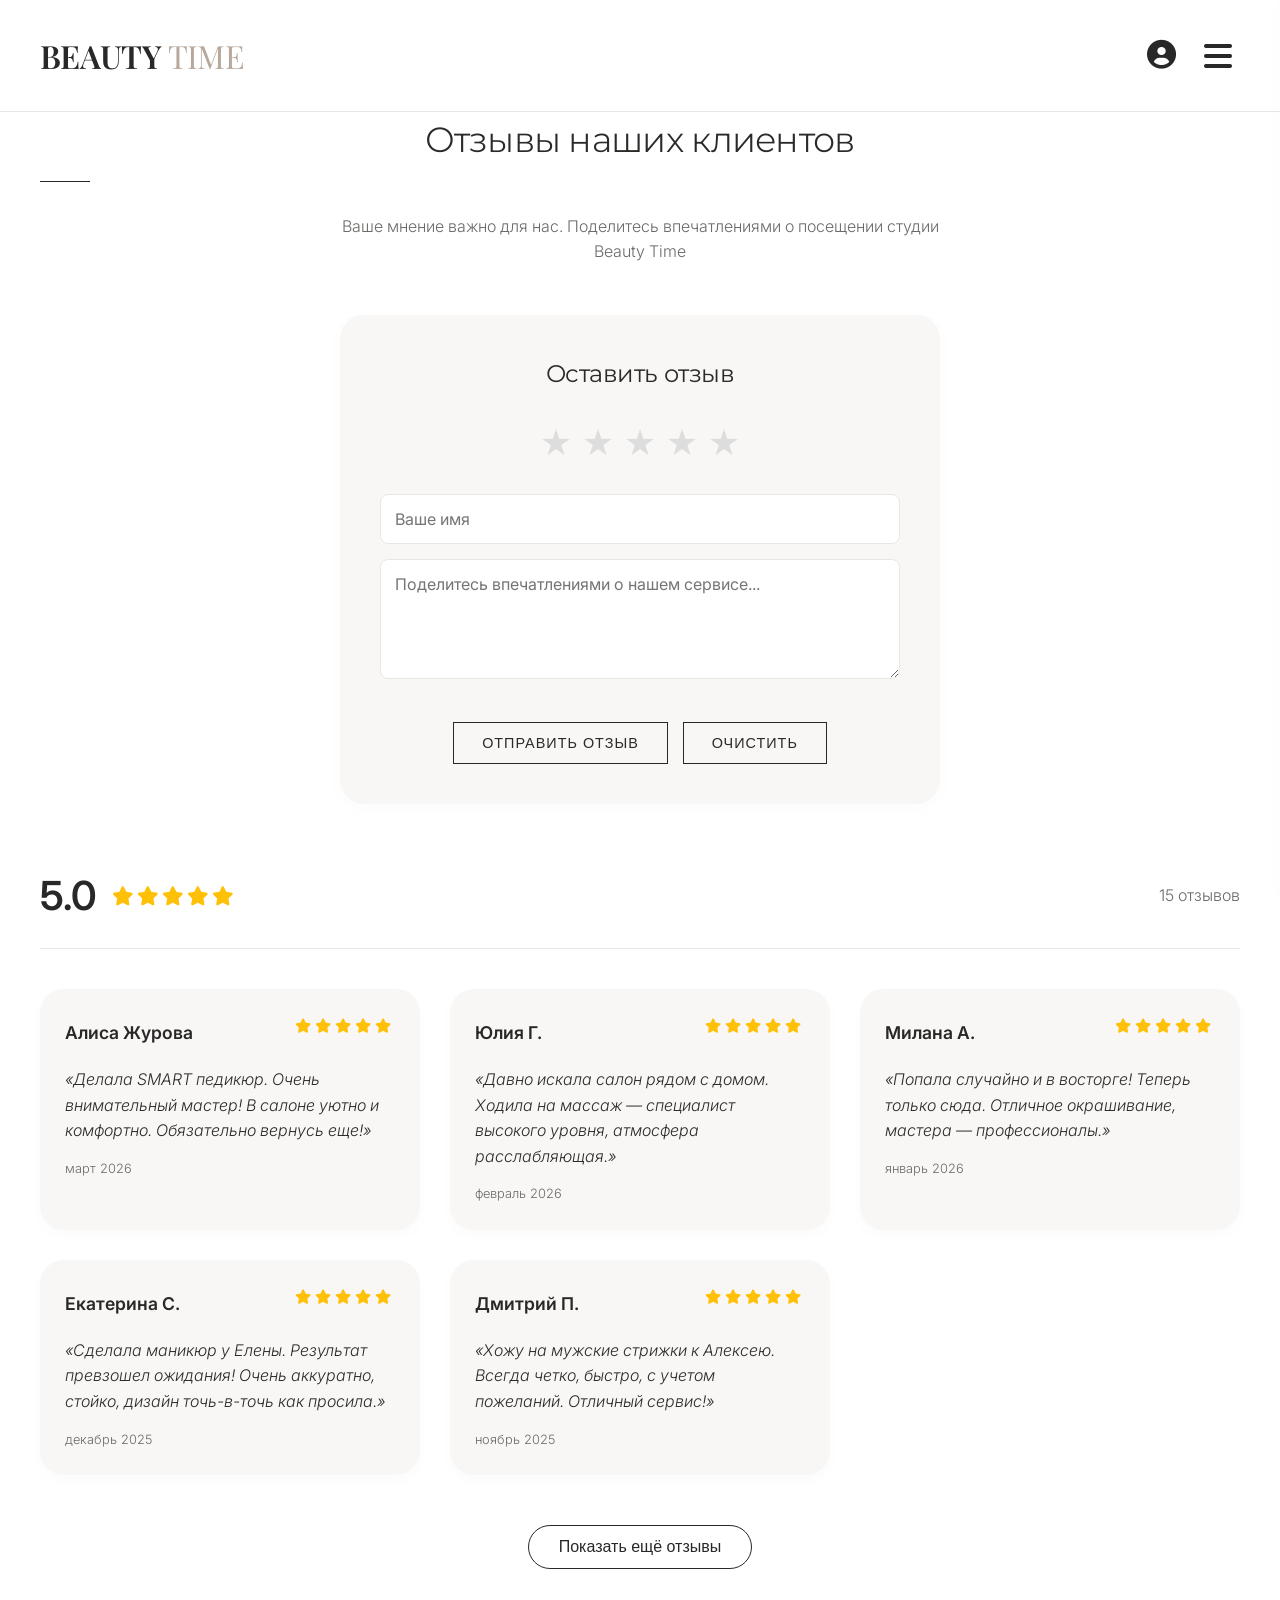
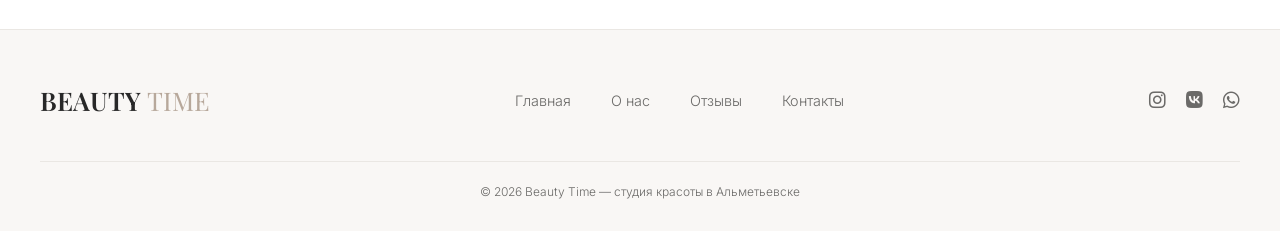
<file: assets/reviews.html>
﻿<!DOCTYPE html>
<html lang="ru">

<head>
    <meta charset="UTF-8">
    <meta name="viewport" content="width=device-width, initial-scale=1.0, user-scalable=yes">
    <title>Beauty Time — Отзывы</title>
    <link rel="preconnect" href="https://fonts.googleapis.com">
    <link rel="preconnect" href="https://fonts.gstatic.com" crossorigin>
    <link
        href="https://fonts.googleapis.com/css2?family=Inter:opsz,wght@14..32,300;14..32,400;14..32,500;14..32,600&family=Montserrat:wght@300;400;500;600&family=Playfair+Display:wght@400;500;600;700&display=swap"
        rel="stylesheet">
    <link rel="stylesheet" href="https://cdnjs.cloudflare.com/ajax/libs/font-awesome/6.0.0-beta3/css/all.min.css">
    <link rel="stylesheet" href="style.css">
</head>

<body>
    <!-- ===== ШАПКА ===== -->
    <nav class="navbar">
        <div class="container nav-container">
            <a href="../index.html" class="logo">BEAUTY <span>TIME</span></a>
            <div class="right-icons">
                <a href="profile.html" class="profile-icon"><i class="fas fa-user-circle"></i></a>
                <input type="checkbox" id="menu-toggle">
                <label for="menu-toggle" class="menu-icon"><i class="fas fa-bars"></i></label>
                <label for="menu-toggle" class="menu-overlay"></label>
                <div class="nav-links">
                    <label for="menu-toggle" class="close-menu"><i class="fas fa-times"></i></label>
                    <a href="../index.html"><i class="fas fa-home"></i> Главная</a>
                    <a href="about.html"><i class="fas fa-spa"></i> О нас</a>
                    <div class="dropdown" id="services-dropdown">
                        <div class="dropdown-header" onclick="toggleDropdown(event)">
                            <span><i class="fas fa-cut"></i> Услуги</span>
                            <i class="fas fa-chevron-down"></i>
                        </div>
                        <div class="dropdown-content">
                            <a href="services-hair.html">Парикмахерские услуги</a>
                            <a href="services-lashes.html">Ресницы</a>
                            <a href="services-makeup.html">Make up</a>
                            <a href="services-brows.html">Уход за бровями</a>
                            <a href="services-nails.html">Ногтевой сервис</a>
                        </div>
                    </div>
                    <a href="reviews.html"><i class="fas fa-star"></i> Отзывы</a>
                    <a href="contacts.html"><i class="fas fa-phone-alt"></i> Контакты</a>

                </div>
            </div>
        </div>
    </nav>

    <!-- ===== СТРАНИЦА "ОТЗЫВЫ" ===== -->
    <div class="page active-page">
        <div class="container">
            <div class="reviews-header">
                <h2>Отзывы наших клиентов</h2>
                <p>Ваше мнение важно для нас. Поделитесь впечатлениями о посещении студии Beauty Time</p>
            </div>

            <!-- Форма для добавления отзыва -->
            <div class="review-form-container" id="reviewForm">
                <h3>Оставить отзыв</h3>
                <div class="rating-area" id="ratingArea">
                    <input type="radio" name="rating" id="star5" value="5"><label for="star5">★</label>
                    <input type="radio" name="rating" id="star4" value="4"><label for="star4">★</label>
                    <input type="radio" name="rating" id="star3" value="3"><label for="star3">★</label>
                    <input type="radio" name="rating" id="star2" value="2"><label for="star2">★</label>
                    <input type="radio" name="rating" id="star1" value="1"><label for="star1">★</label>
                </div>
                <input type="text" id="reviewAuthor" placeholder="Ваше имя" required>
                <textarea id="reviewText" placeholder="Поделитесь впечатлениями о нашем сервисе..." required></textarea>
                <div class="form-buttons">
                    <button class="btn" onclick="submitReview()">Отправить отзыв</button>
                    <button class="btn btn-small" onclick="clearForm()">Очистить</button>
                </div>
            </div>

            <!-- Статистика отзывов -->
            <div class="reviews-stats" id="reviewsStats">
                <div class="average-rating">
                    <span class="rating-number" id="avgRating">0</span>
                    <div class="rating-stars" id="avgStars"></div>
                </div>
                <div class="reviews-count" id="reviewsCount">0 отзывов</div>
            </div>

            <!-- Сетка с отзывами -->
            <div id="reviewsGrid" class="reviews-grid"></div>

            <!-- Кнопка "Показать ещё" -->
            <div class="load-more-container load-more-hidden" id="loadMoreContainer">
                <button class="load-more-btn" onclick="loadMoreReviews()">Показать ещё отзывы</button>
            </div>
        </div>
    </div>

    <!-- ФУТЕР -->
    <footer>
        <div class="footer-container">
            <div class="footer-content">
                <div class="footer-logo">BEAUTY <span>TIME</span></div>
                <div class="footer-links">
                    <a href="../index.html">Главная</a>
                    <a href="about.html">О нас</a>
                    <a href="reviews.html">Отзывы</a>
                    <a href="contacts.html">Контакты</a>
                </div>
                <div class="footer-social">
                    <a href="#"><i class="fab fa-instagram"></i></a>
                    <a href="#"><i class="fab fa-vk"></i></a>
                    <a href="#"><i class="fab fa-whatsapp"></i></a>
                </div>
            </div>
            <div class="footer-copyright">© 2026 Beauty Time — студия красоты в Альметьевске</div>
        </div>
    </footer>
    <div class="scroll-top-btn" id="scrollTopBtn">
        <i class="fas fa-arrow-up"></i>
    </div>
    <script src="./script.js"></script>
</body>

</html>
</file>
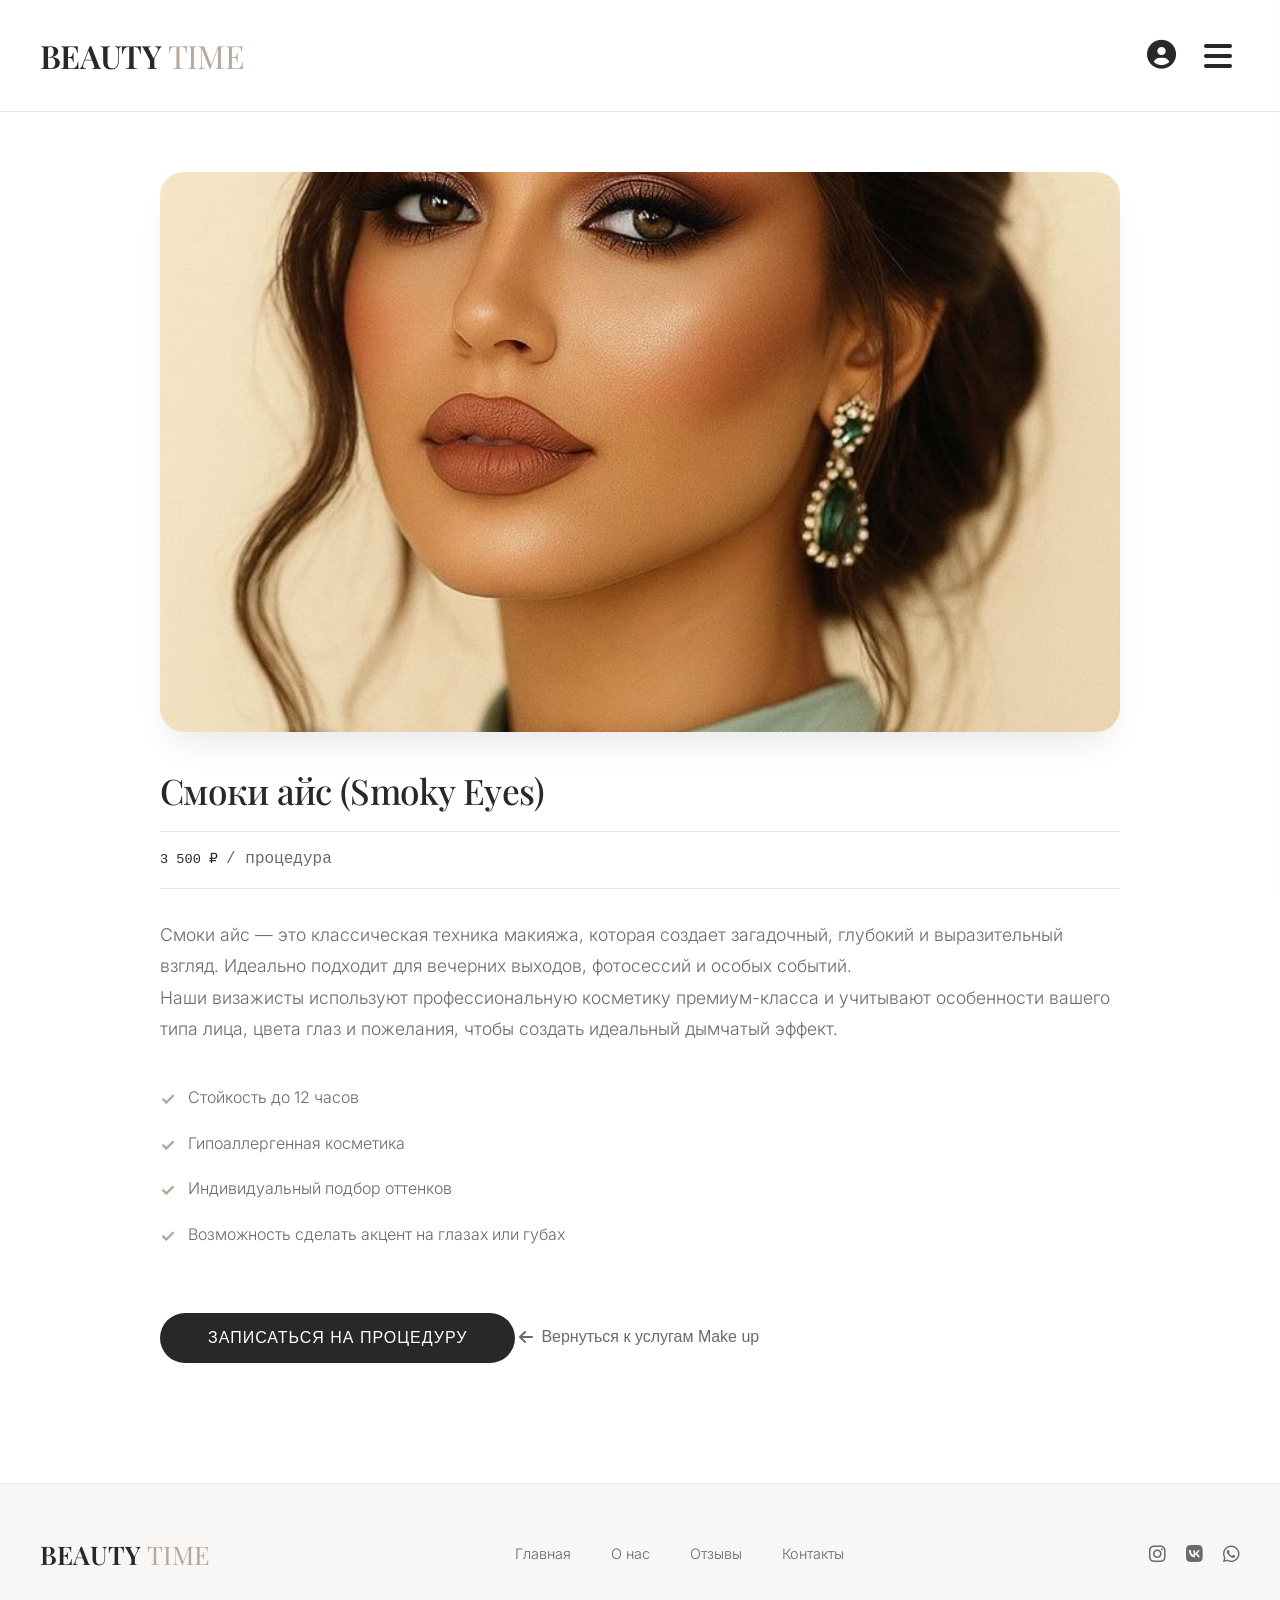
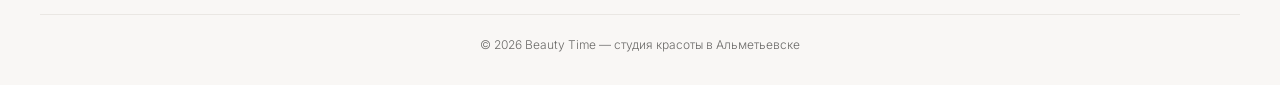
<file: assets/service.html>
﻿<!DOCTYPE html>
<html lang="ru">
<head>
    <meta charset="UTF-8">
    <meta name="viewport" content="width=device-width, initial-scale=1.0, user-scalable=yes">
    <title>Beauty Time — Смоки айс</title>
    <link rel="preconnect" href="https://fonts.googleapis.com">
    <link rel="preconnect" href="https://fonts.gstatic.com" crossorigin>
    <link href="https://fonts.googleapis.com/css2?family=Inter:opsz,wght@14..32,300;14..32,400;14..32,500;14..32,600&family=Montserrat:wght@300;400;500;600&family=Playfair+Display:wght@400;500;600;700&display=swap" rel="stylesheet">
    <link rel="stylesheet" href="https://cdnjs.cloudflare.com/ajax/libs/font-awesome/6.0.0-beta3/css/all.min.css">
    <link rel="stylesheet" href="style.css">
</head>
<body>
    <nav class="navbar">
        <div class="container nav-container">
            <a href="../index.html" class="logo">BEAUTY <span>TIME</span></a>
            <div class="right-icons">
                <a href="profile.html" class="profile-icon" id="profileLink"><i class="fas fa-user-circle"></i></a>
                <input type="checkbox" id="menu-toggle">
                <label for="menu-toggle" class="menu-icon"><i class="fas fa-bars"></i></label>
                <label for="menu-toggle" class="menu-overlay"></label>
                <div class="nav-links">
                    <label for="menu-toggle" class="close-menu"><i class="fas fa-times"></i></label>
                    <a href="../index.html"><i class="fas fa-home"></i> Главная</a>
                    <a href="about.html"><i class="fas fa-spa"></i> О нас</a>
                    <div class="dropdown" id="services-dropdown">
                        <div class="dropdown-header" onclick="toggleDropdown(event)">
                            <span><i class="fas fa-cut"></i> Услуги</span>
                            <i class="fas fa-chevron-down"></i>
                        </div>
                        <div class="dropdown-content">
                            <a href="services-hair.html">Парикмахерские услуги</a>
                            <a href="services-lashes.html">Ресницы</a>
                            <a href="services-makeup.html">Make up</a>
                            <a href="services-brows.html">Уход за бровями</a>
                            <a href="services-nails.html">Ногтевой сервис</a>
                        </div>
                    </div>
                    <a href="reviews.html"><i class="fas fa-star"></i> Отзывы</a>
                    <a href="contacts.html"><i class="fas fa-phone-alt"></i> Контакты</a>
                </div>
            </div>
        </div>
    </nav>

    <div class="service-detail">
        <img src="./img/smoki.jpg" alt="Смоки айс макияж" class="service-image" onerror="this.src='https://placehold.co/1000x500/e5dfd9/2c2a28?text=Smoky+Eyes'">
        
        <h1 class="service-title">Смоки айс (Smoky Eyes)</h1>
        
        <div class="service-price">3 500 ₽ <span>/ процедура</span></div>
        
        <div class="service-description">
            <p>Смоки айс — это классическая техника макияжа, которая создает загадочный, глубокий и выразительный взгляд. Идеально подходит для вечерних выходов, фотосессий и особых событий.</p>
            <p>Наши визажисты используют профессиональную косметику премиум-класса и учитывают особенности вашего типа лица, цвета глаз и пожелания, чтобы создать идеальный дымчатый эффект.</p>
        </div>
        
        <ul class="service-features">
            <li>Стойкость до 12 часов</li>
            <li>Гипоаллергенная косметика</li>
            <li>Индивидуальный подбор оттенков</li>
            <li>Возможность сделать акцент на глазах или губах</li>
        </ul>
        
        <button class="btn-book" onclick="window.location.href='booking.html'">Записаться на процедуру</button>
        
        <button class="back-link" onclick="window.location.href='services-makeup.html'">
            <i class="fas fa-arrow-left"></i> Вернуться к услугам Make up
        </button>
    </div>

    <div class="scroll-top-btn" id="scrollTopBtn"><i class="fas fa-arrow-up"></i></div>

    <footer>
        <div class="footer-container">
            <div class="footer-content">
                <div class="footer-logo">BEAUTY <span>TIME</span></div>
                <div class="footer-links">
                    <a href="../index.html">Главная</a>
                    <a href="about.html">О нас</a>
                    <a href="reviews.html">Отзывы</a>
                    <a href="contacts.html">Контакты</a>
                </div>
                <div class="footer-social">
                    <a href="#"><i class="fab fa-instagram"></i></a>
                    <a href="#"><i class="fab fa-vk"></i></a>
                    <a href="#"><i class="fab fa-whatsapp"></i></a>
                </div>
            </div>
            <div class="footer-copyright">© 2026 Beauty Time — студия красоты в Альметьевске</div>
        </div>
    </footer>
    <script src="./script.js"></script>
</body>
</html>
</file>
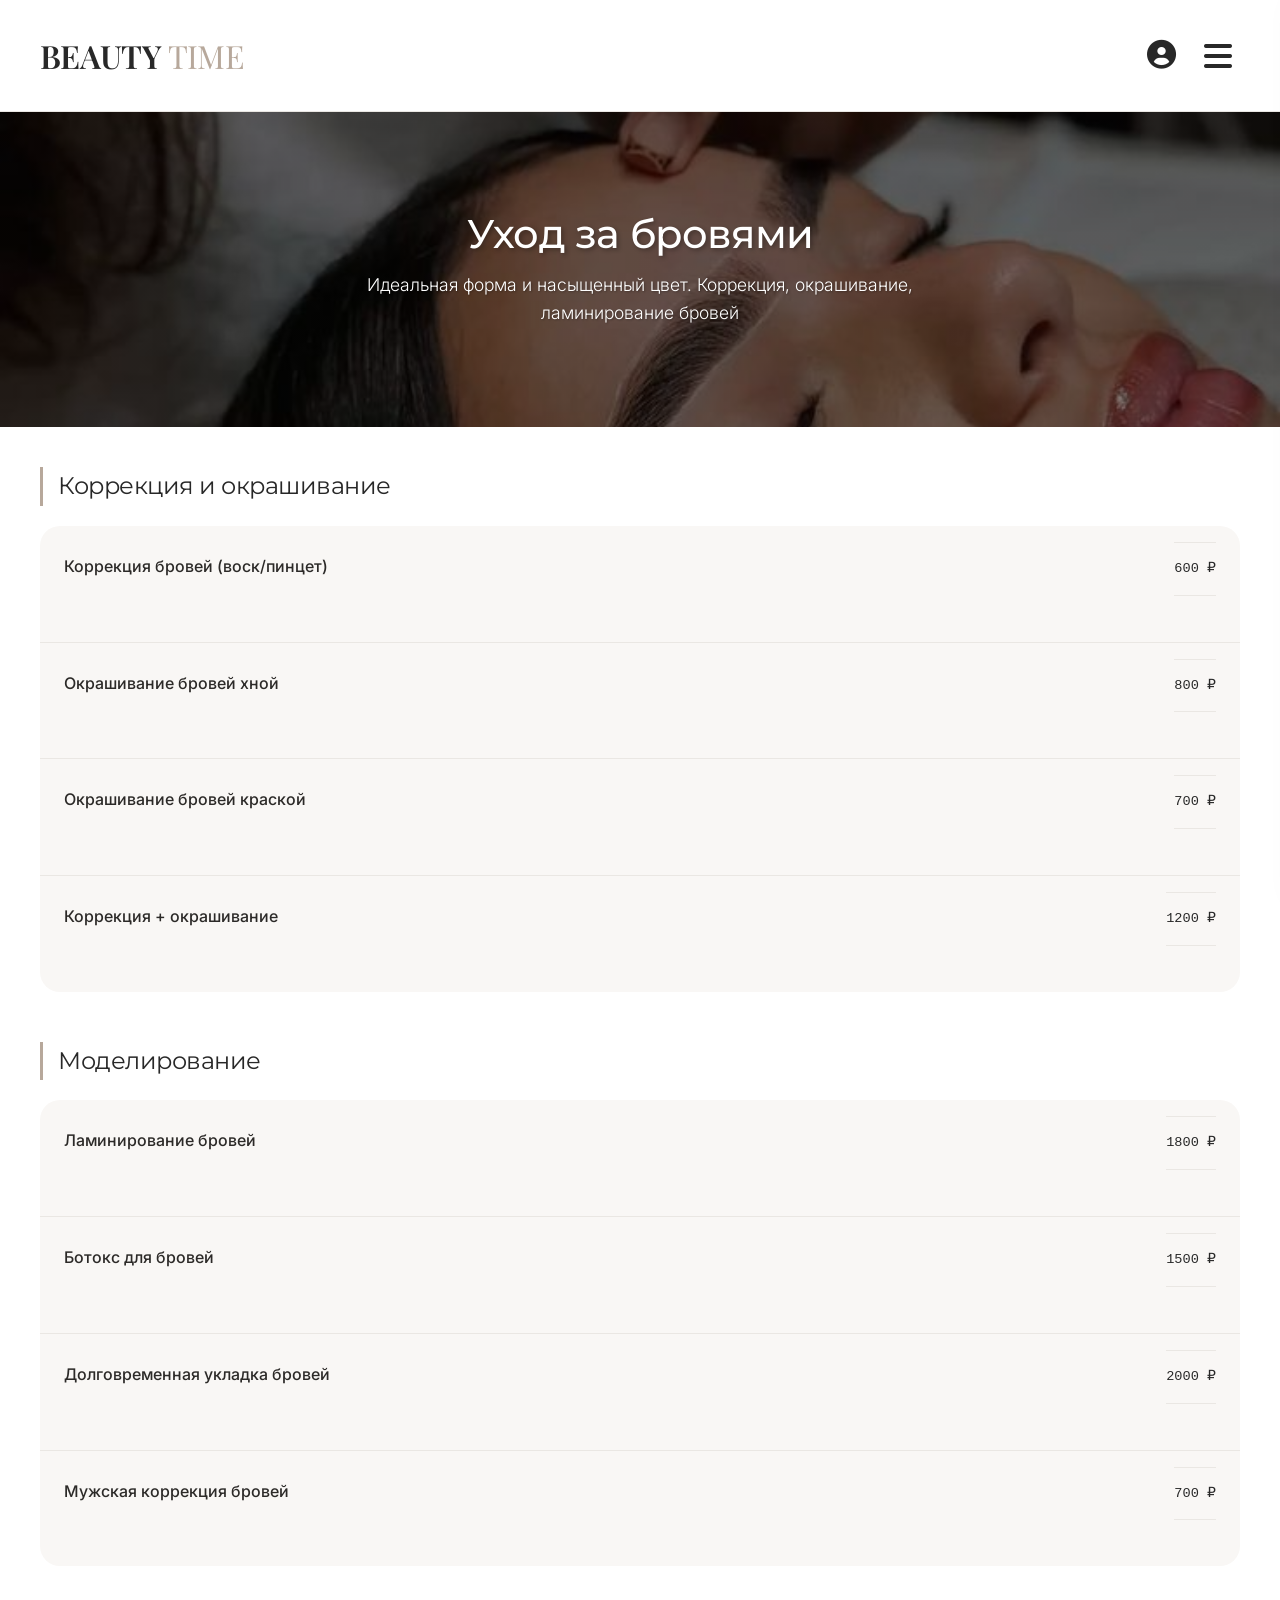
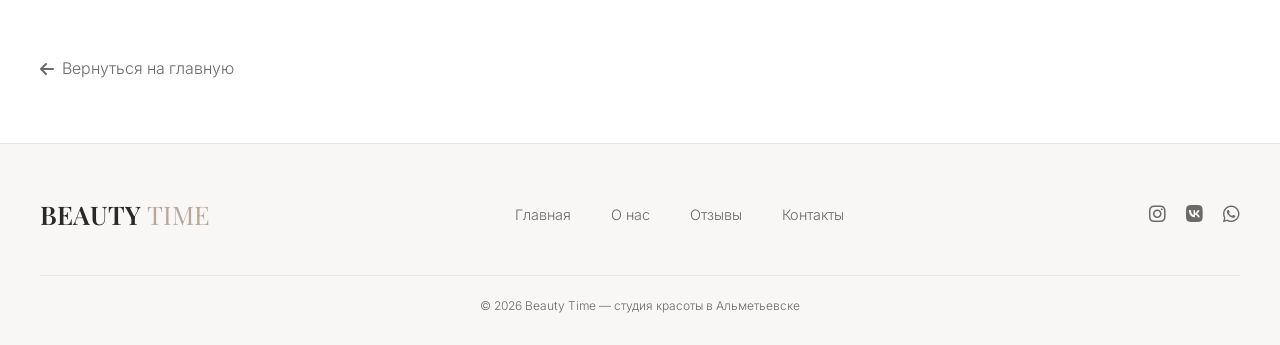
<file: assets/services-brows.html>
﻿<!DOCTYPE html>
<html lang="ru">

<head>
    <meta charset="UTF-8">
    <meta name="viewport" content="width=device-width, initial-scale=1.0, user-scalable=yes">
    <title>Beauty Time — Уход за бровями</title>
    <link rel="preconnect" href="https://fonts.googleapis.com">
    <link rel="preconnect" href="https://fonts.gstatic.com" crossorigin>
    <link
        href="https://fonts.googleapis.com/css2?family=Inter:opsz,wght@14..32,300;14..32,400;14..32,500;14..32,600&family=Montserrat:wght@300;400;500;600&family=Playfair+Display:wght@400;500;600;700&display=swap"
        rel="stylesheet">
    <link rel="stylesheet" href="https://cdnjs.cloudflare.com/ajax/libs/font-awesome/6.0.0-beta3/css/all.min.css">
    <link rel="stylesheet" href="style.css">
</head>

<body class="page-services-brows">
    <!-- ===== ШАПКА ===== -->
    <nav class="navbar">
        <div class="container nav-container">
            <a href="../index.html" class="logo">BEAUTY <span>TIME</span></a>
            <div class="right-icons">
                <a href="profile.html" class="profile-icon"><i class="fas fa-user-circle"></i></a>
                <input type="checkbox" id="menu-toggle">
                <label for="menu-toggle" class="menu-icon"><i class="fas fa-bars"></i></label>
                <label for="menu-toggle" class="menu-overlay"></label>
                <div class="nav-links">
                    <label for="menu-toggle" class="close-menu"><i class="fas fa-times"></i></label>
                    <a href="../index.html"><i class="fas fa-home"></i> Главная</a>
                    <a href="about.html"><i class="fas fa-spa"></i> О нас</a>
                    <div class="dropdown" id="services-dropdown">
                        <div class="dropdown-header" onclick="toggleDropdown(event)">
                            <span><i class="fas fa-cut"></i> Услуги</span>
                            <i class="fas fa-chevron-down"></i>
                        </div>
                        <div class="dropdown-content">
                            <a href="services-hair.html">Парикмахерские услуги</a>
                            <a href="services-lashes.html">Ресницы</a>
                            <a href="services-makeup.html">Make up</a>
                            <a href="services-brows.html">Уход за бровями</a>
                            <a href="services-nails.html">Ногтевой сервис</a>
                        </div>
                    </div>
                    <a href="reviews.html"><i class="fas fa-star"></i> Отзывы</a>
                    <a href="contacts.html"><i class="fas fa-phone-alt"></i> Контакты</a>

                </div>
            </div>
        </div>
    </nav>

    <!-- ===== СТРАНИЦА УСЛУГ ===== -->
    <div class="service-hero">
        <div class="container">
            <h1>Уход за бровями</h1>
            <p>Идеальная форма и насыщенный цвет. Коррекция, окрашивание, ламинирование бровей</p>
        </div>
    </div>

    <div class="container">
        <div class="service-category">
            <h3>Коррекция и окрашивание</h3>
            <ul class="price-list">
                <li class="price-item"><span class="service-name">Коррекция бровей (воск/пинцет)</span><span
                        class="service-price">600 ₽</span></li>
                <li class="price-item"><span class="service-name">Окрашивание бровей хной</span><span
                        class="service-price">800 ₽</span></li>
                <li class="price-item"><span class="service-name">Окрашивание бровей краской</span><span
                        class="service-price">700 ₽</span></li>
                <li class="price-item"><span class="service-name">Коррекция + окрашивание</span><span
                        class="service-price">1200 ₽</span></li>
            </ul>
        </div>

        <div class="service-category">
            <h3>Моделирование</h3>
            <ul class="price-list">
                <li class="price-item"><span class="service-name">Ламинирование бровей</span><span
                        class="service-price">1800 ₽</span></li>
                <li class="price-item"><span class="service-name">Ботокс для бровей</span><span
                        class="service-price">1500 ₽</span></li>
                <li class="price-item"><span class="service-name">Долговременная укладка бровей</span><span
                        class="service-price">2000 ₽</span></li>
                <li class="price-item"><span class="service-name">Мужская коррекция бровей</span><span
                        class="service-price">700 ₽</span></li>
            </ul>
        </div>

        <a href="../index.html" class="back-link"><i class="fas fa-arrow-left"></i> Вернуться на главную</a>
    </div>

    <!-- ФУТЕР -->
    <footer>
        <div class="footer-container">
            <div class="footer-content">
                <div class="footer-logo">BEAUTY <span>TIME</span></div>
                <div class="footer-links">
                    <a href="../index.html">Главная</a>
                    <a href="about.html">О нас</a>
                    <a href="reviews.html">Отзывы</a>
                    <a href="contacts.html">Контакты</a>
                </div>
                <div class="footer-social">
                    <a href="#"><i class="fab fa-instagram"></i></a>
                    <a href="#"><i class="fab fa-vk"></i></a>
                    <a href="#"><i class="fab fa-whatsapp"></i></a>
                </div>
            </div>
            <div class="footer-copyright">© 2026 Beauty Time — студия красоты в Альметьевске</div>
        </div>
    </footer>
    <div class="scroll-top-btn" id="scrollTopBtn">
        <i class="fas fa-arrow-up"></i>
    </div>
    <script src="./script.js"></script>
</body>

</html>
</file>
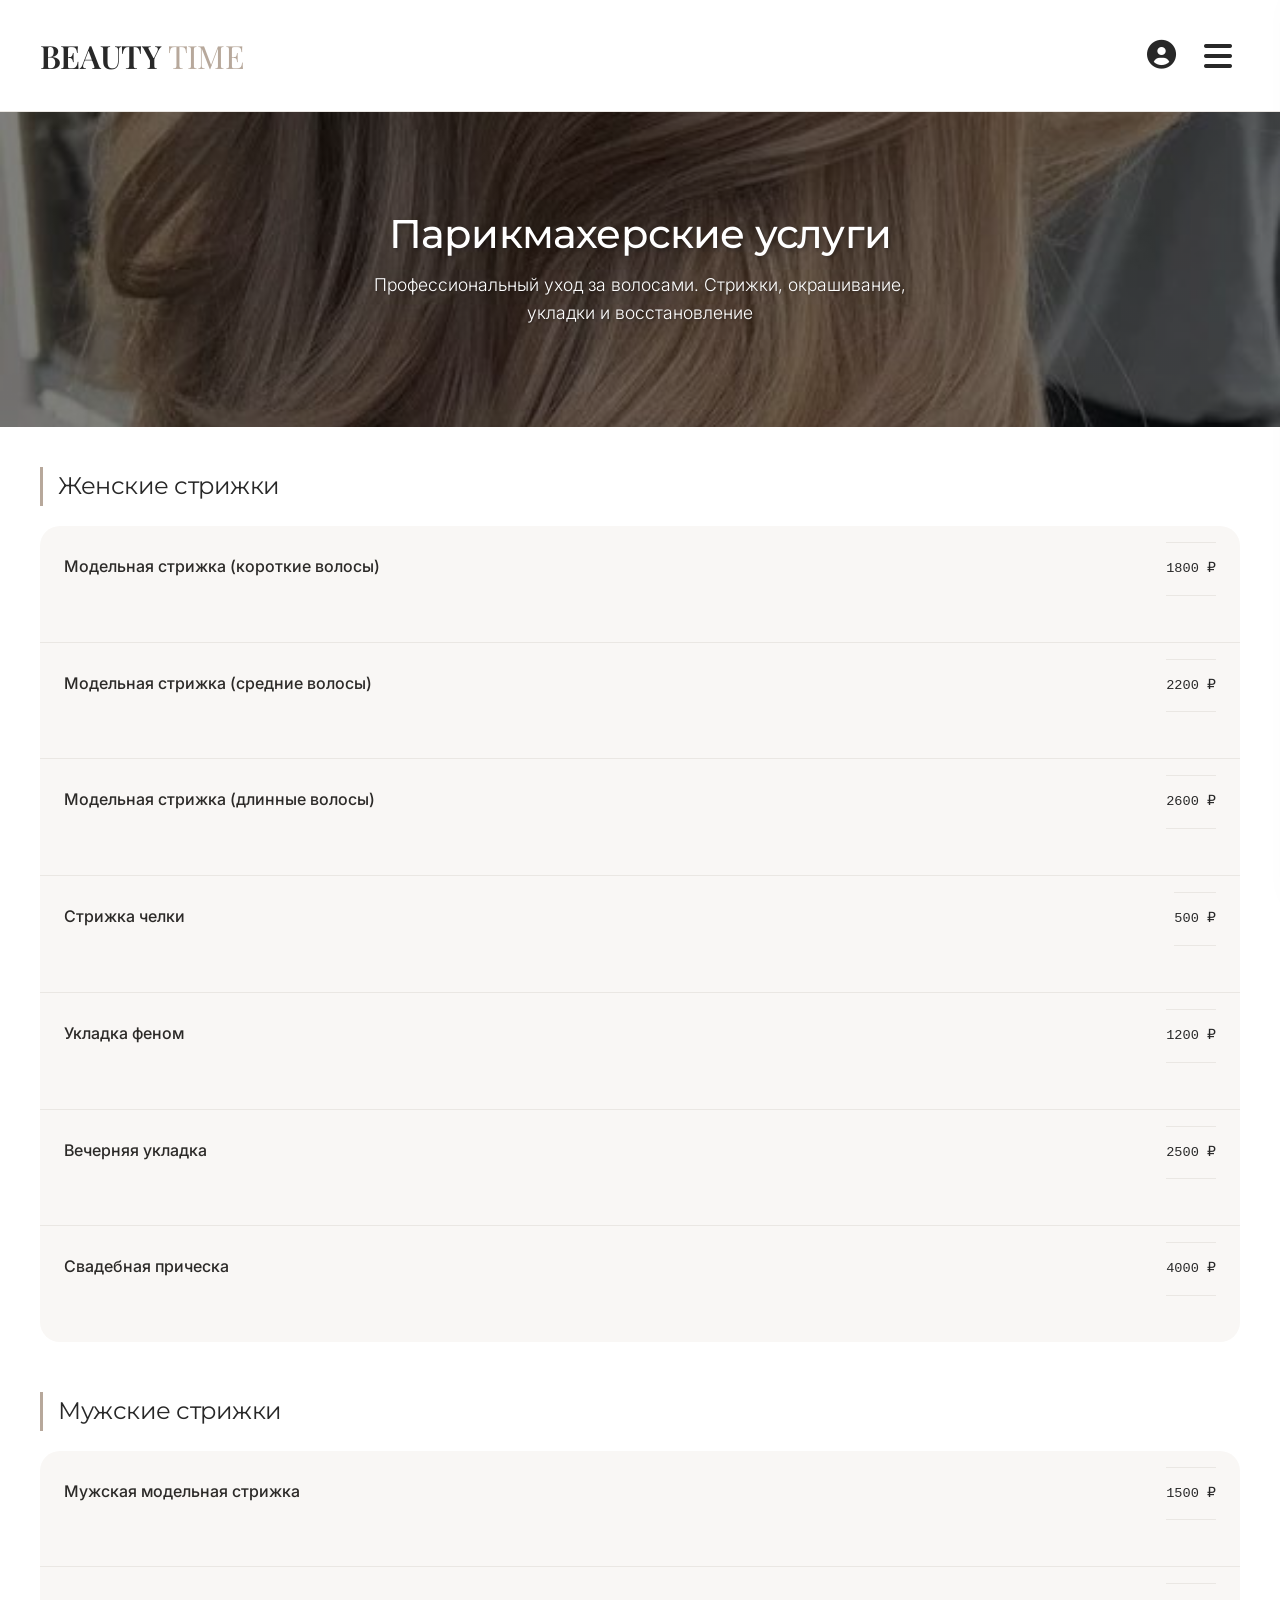
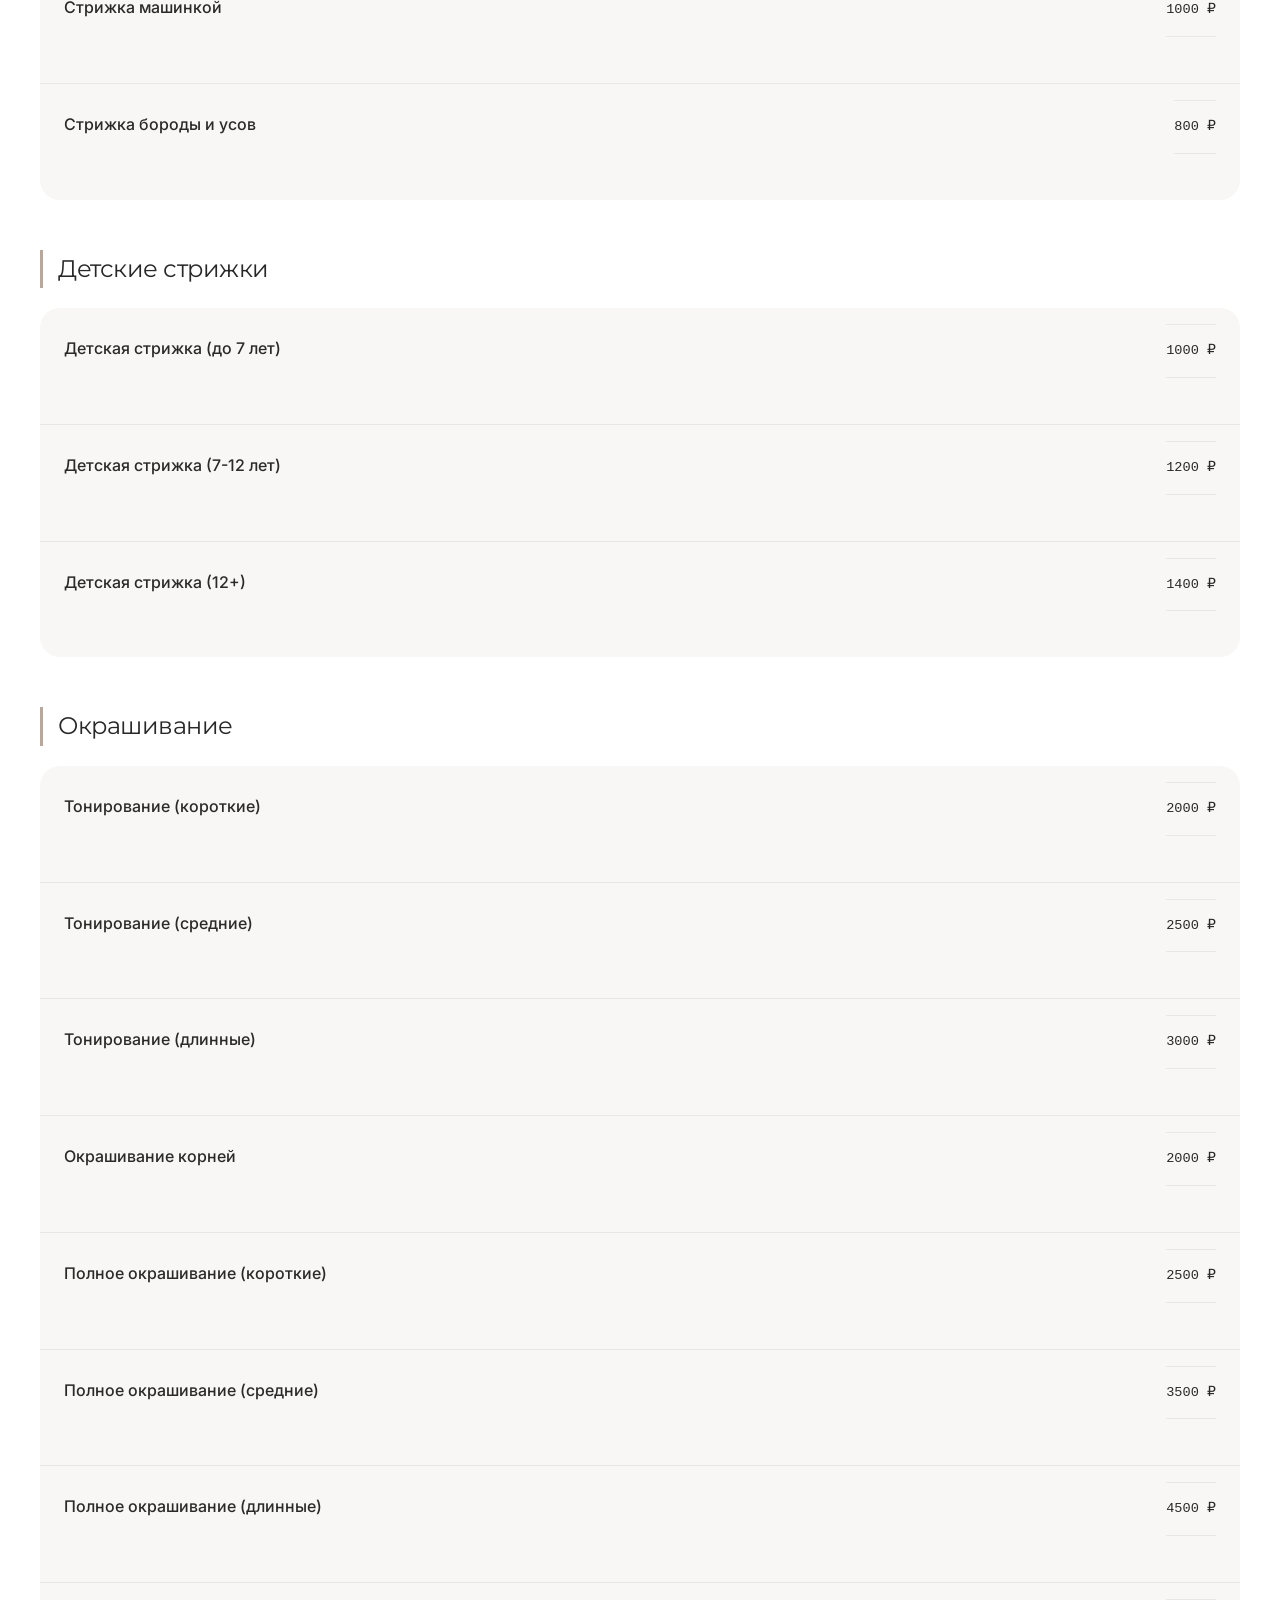
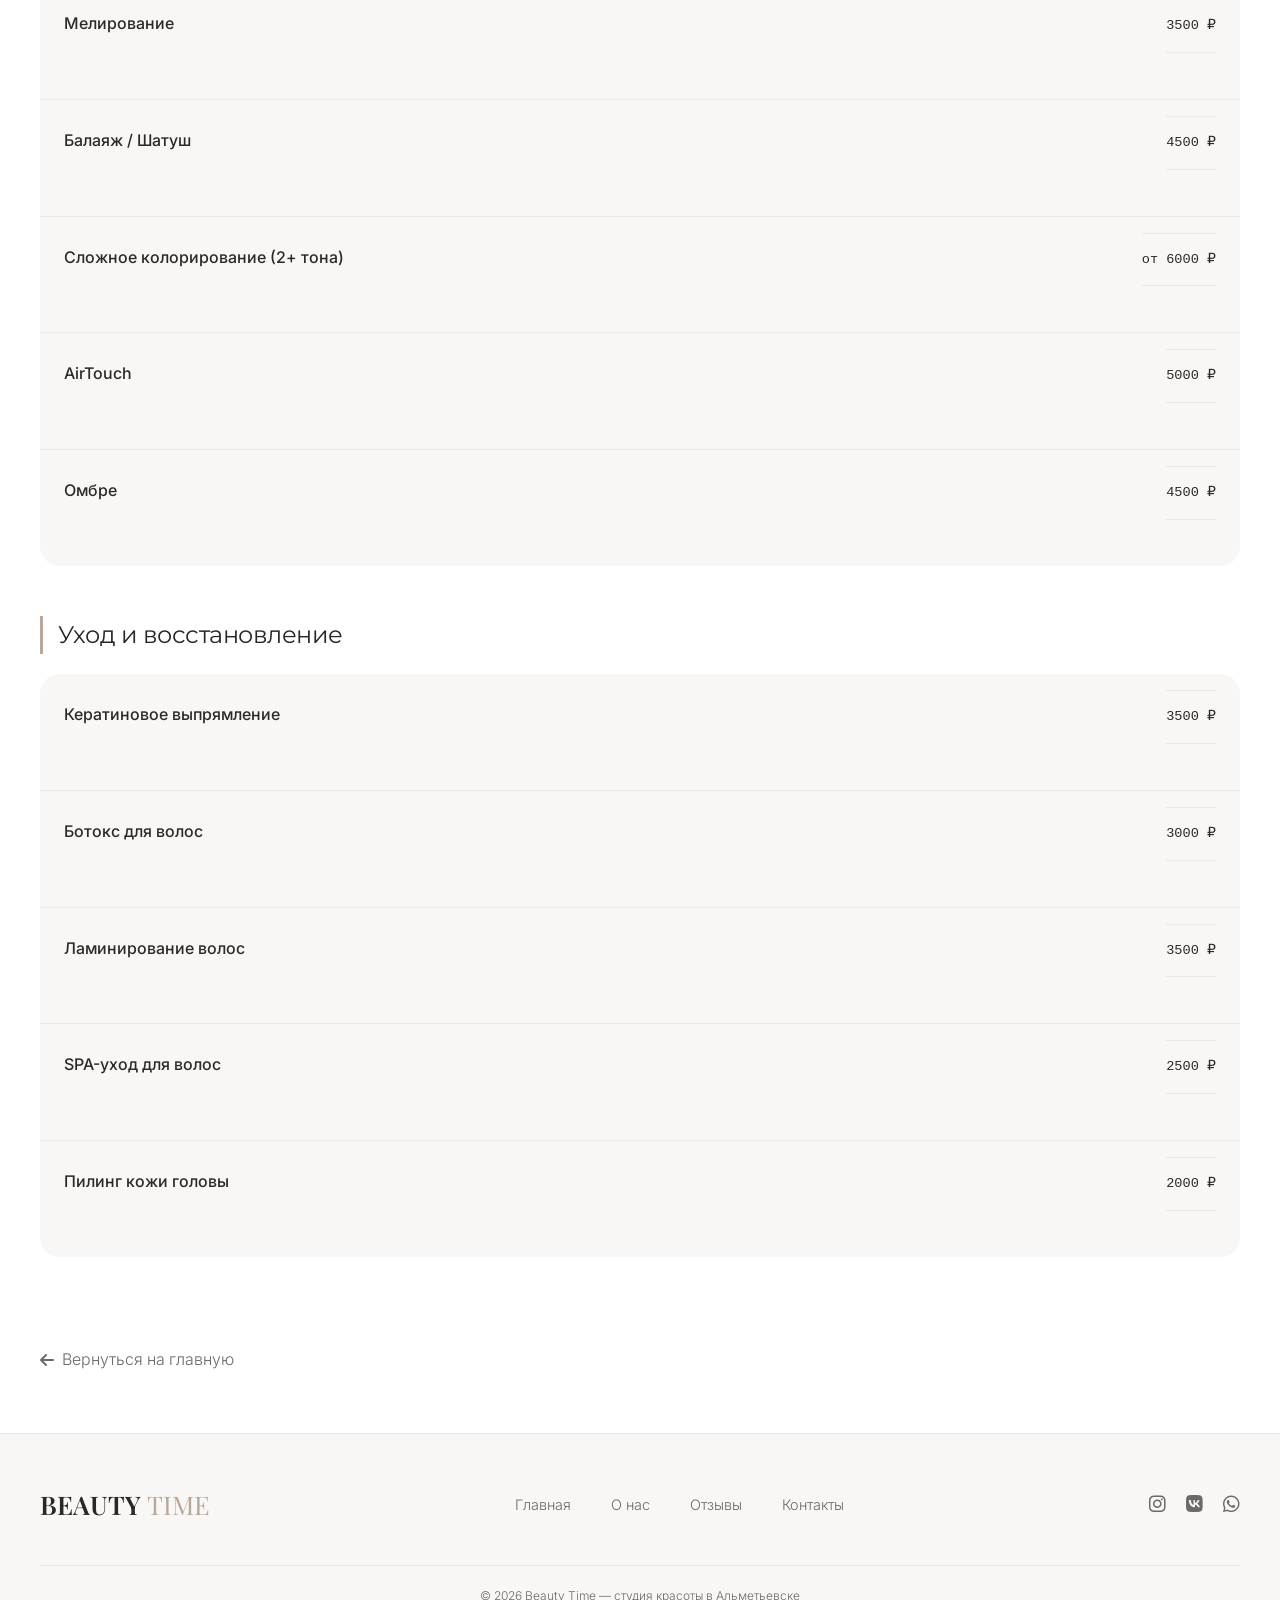
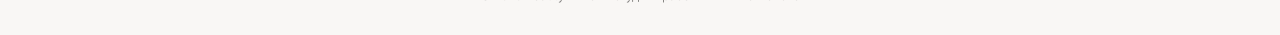
<file: assets/services-hair.html>
﻿<!DOCTYPE html>
<html lang="ru">

<head>
    <meta charset="UTF-8">
    <meta name="viewport" content="width=device-width, initial-scale=1.0, user-scalable=yes">
    <title>Beauty Time — Парикмахерские услуги</title>
    <link rel="preconnect" href="https://fonts.googleapis.com">
    <link rel="preconnect" href="https://fonts.gstatic.com" crossorigin>
    <link
        href="https://fonts.googleapis.com/css2?family=Inter:opsz,wght@14..32,300;14..32,400;14..32,500;14..32,600&family=Montserrat:wght@300;400;500;600&family=Playfair+Display:wght@400;500;600;700&display=swap"
        rel="stylesheet">
    <link rel="stylesheet" href="https://cdnjs.cloudflare.com/ajax/libs/font-awesome/6.0.0-beta3/css/all.min.css">
    <link rel="stylesheet" href="style.css">
</head>

<body class="page-services-hair">
    <!-- ===== ШАПКА ===== -->
    <nav class="navbar">
        <div class="container nav-container">
            <a href="../index.html" class="logo">BEAUTY <span>TIME</span></a>
            <div class="right-icons">
                <a href="profile.html" class="profile-icon"><i class="fas fa-user-circle"></i></a>
                <input type="checkbox" id="menu-toggle">
                <label for="menu-toggle" class="menu-icon"><i class="fas fa-bars"></i></label>
                <label for="menu-toggle" class="menu-overlay"></label>
                <div class="nav-links">
                    <label for="menu-toggle" class="close-menu"><i class="fas fa-times"></i></label>
                    <a href="../index.html"><i class="fas fa-home"></i> Главная</a>
                    <a href="about.html"><i class="fas fa-spa"></i> О нас</a>
                    <div class="dropdown" id="services-dropdown">
                        <div class="dropdown-header" onclick="toggleDropdown(event)">
                            <span><i class="fas fa-cut"></i> Услуги</span>
                            <i class="fas fa-chevron-down"></i>
                        </div>
                        <div class="dropdown-content">
                            <a href="services-hair.html">Парикмахерские услуги</a>
                            <a href="services-lashes.html">Ресницы</a>
                            <a href="services-makeup.html">Make up</a>
                            <a href="services-brows.html">Уход за бровями</a>
                            <a href="services-nails.html">Ногтевой сервис</a>
                        </div>
                    </div>
                    <a href="reviews.html"><i class="fas fa-star"></i> Отзывы</a>
                    <a href="contacts.html"><i class="fas fa-phone-alt"></i> Контакты</a>

                </div>
            </div>
        </div>
    </nav>

    <!-- ===== СТРАНИЦА УСЛУГ ===== -->
    <div class="service-hero">
        <div class="container">
            <h1>Парикмахерские услуги</h1>
            <p>Профессиональный уход за волосами. Стрижки, окрашивание, укладки и восстановление</p>
        </div>
    </div>

    <div class="container">
        <div class="service-category">
            <h3>Женские стрижки</h3>
            <ul class="price-list">
                <li class="price-item"><span class="service-name">Модельная стрижка (короткие волосы)</span><span
                        class="service-price">1800 ₽</span></li>
                <li class="price-item"><span class="service-name">Модельная стрижка (средние волосы)</span><span
                        class="service-price">2200 ₽</span></li>
                <li class="price-item"><span class="service-name">Модельная стрижка (длинные волосы)</span><span
                        class="service-price">2600 ₽</span></li>
                <li class="price-item"><span class="service-name">Стрижка челки</span><span class="service-price">500
                        ₽</span></li>
                <li class="price-item"><span class="service-name">Укладка феном</span><span class="service-price">1200
                        ₽</span></li>
                <li class="price-item"><span class="service-name">Вечерняя укладка</span><span
                        class="service-price">2500 ₽</span></li>
                <li class="price-item"><span class="service-name">Свадебная прическа</span><span
                        class="service-price">4000 ₽</span></li>
            </ul>
        </div>

        <div class="service-category">
            <h3>Мужские стрижки</h3>
            <ul class="price-list">
                <li class="price-item"><span class="service-name">Мужская модельная стрижка</span><span
                        class="service-price">1500 ₽</span></li>
                <li class="price-item"><span class="service-name">Стрижка машинкой</span><span
                        class="service-price">1000 ₽</span></li>
                <li class="price-item"><span class="service-name">Стрижка бороды и усов</span><span
                        class="service-price">800 ₽</span></li>
            </ul>
        </div>

        <div class="service-category">
            <h3>Детские стрижки</h3>
            <ul class="price-list">
                <li class="price-item"><span class="service-name">Детская стрижка (до 7 лет)</span><span
                        class="service-price">1000 ₽</span></li>
                <li class="price-item"><span class="service-name">Детская стрижка (7-12 лет)</span><span
                        class="service-price">1200 ₽</span></li>
                <li class="price-item"><span class="service-name">Детская стрижка (12+)</span><span
                        class="service-price">1400 ₽</span></li>
            </ul>
        </div>

        <div class="service-category">
            <h3>Окрашивание</h3>
            <ul class="price-list">
                <li class="price-item"><span class="service-name">Тонирование (короткие)</span><span
                        class="service-price">2000 ₽</span></li>
                <li class="price-item"><span class="service-name">Тонирование (средние)</span><span
                        class="service-price">2500 ₽</span></li>
                <li class="price-item"><span class="service-name">Тонирование (длинные)</span><span
                        class="service-price">3000 ₽</span></li>
                <li class="price-item"><span class="service-name">Окрашивание корней</span><span
                        class="service-price">2000 ₽</span></li>
                <li class="price-item"><span class="service-name">Полное окрашивание (короткие)</span><span
                        class="service-price">2500 ₽</span></li>
                <li class="price-item"><span class="service-name">Полное окрашивание (средние)</span><span
                        class="service-price">3500 ₽</span></li>
                <li class="price-item"><span class="service-name">Полное окрашивание (длинные)</span><span
                        class="service-price">4500 ₽</span></li>
                <li class="price-item"><span class="service-name">Мелирование</span><span class="service-price">3500
                        ₽</span></li>
                <li class="price-item"><span class="service-name">Балаяж / Шатуш</span><span class="service-price">4500
                        ₽</span></li>
                <li class="price-item"><span class="service-name">Сложное колорирование (2+ тона)</span><span
                        class="service-price">от 6000 ₽</span></li>
                <li class="price-item"><span class="service-name">AirTouch</span><span class="service-price">5000
                        ₽</span></li>
                <li class="price-item"><span class="service-name">Омбре</span><span class="service-price">4500 ₽</span>
                </li>
            </ul>
        </div>

        <div class="service-category">
            <h3>Уход и восстановление</h3>
            <ul class="price-list">
                <li class="price-item"><span class="service-name">Кератиновое выпрямление</span><span
                        class="service-price">3500 ₽</span></li>
                <li class="price-item"><span class="service-name">Ботокс для волос</span><span
                        class="service-price">3000 ₽</span></li>
                <li class="price-item"><span class="service-name">Ламинирование волос</span><span
                        class="service-price">3500 ₽</span></li>
                <li class="price-item"><span class="service-name">SPA-уход для волос</span><span
                        class="service-price">2500 ₽</span></li>
                <li class="price-item"><span class="service-name">Пилинг кожи головы</span><span
                        class="service-price">2000 ₽</span></li>
            </ul>
        </div>

        <a href="../index.html" class="back-link"><i class="fas fa-arrow-left"></i> Вернуться на главную</a>
    </div>

    <!-- ФУТЕР -->
    <footer>
        <div class="footer-container">
            <div class="footer-content">
                <div class="footer-logo">BEAUTY <span>TIME</span></div>
                <div class="footer-links">
                    <a href="../index.html">Главная</a>
                    <a href="about.html">О нас</a>
                    <a href="reviews.html">Отзывы</a>
                    <a href="contacts.html">Контакты</a>
                </div>
                <div class="footer-social">
                    <a href="#"><i class="fab fa-instagram"></i></a>
                    <a href="#"><i class="fab fa-vk"></i></a>
                    <a href="#"><i class="fab fa-whatsapp"></i></a>
                </div>
            </div>
            <div class="footer-copyright">© 2026 Beauty Time — студия красоты в Альметьевске</div>
        </div>
    </footer>
    <div class="scroll-top-btn" id="scrollTopBtn">
        <i class="fas fa-arrow-up"></i>
    </div>
    <script src="./script.js"></script>
</body>

</html>
</file>
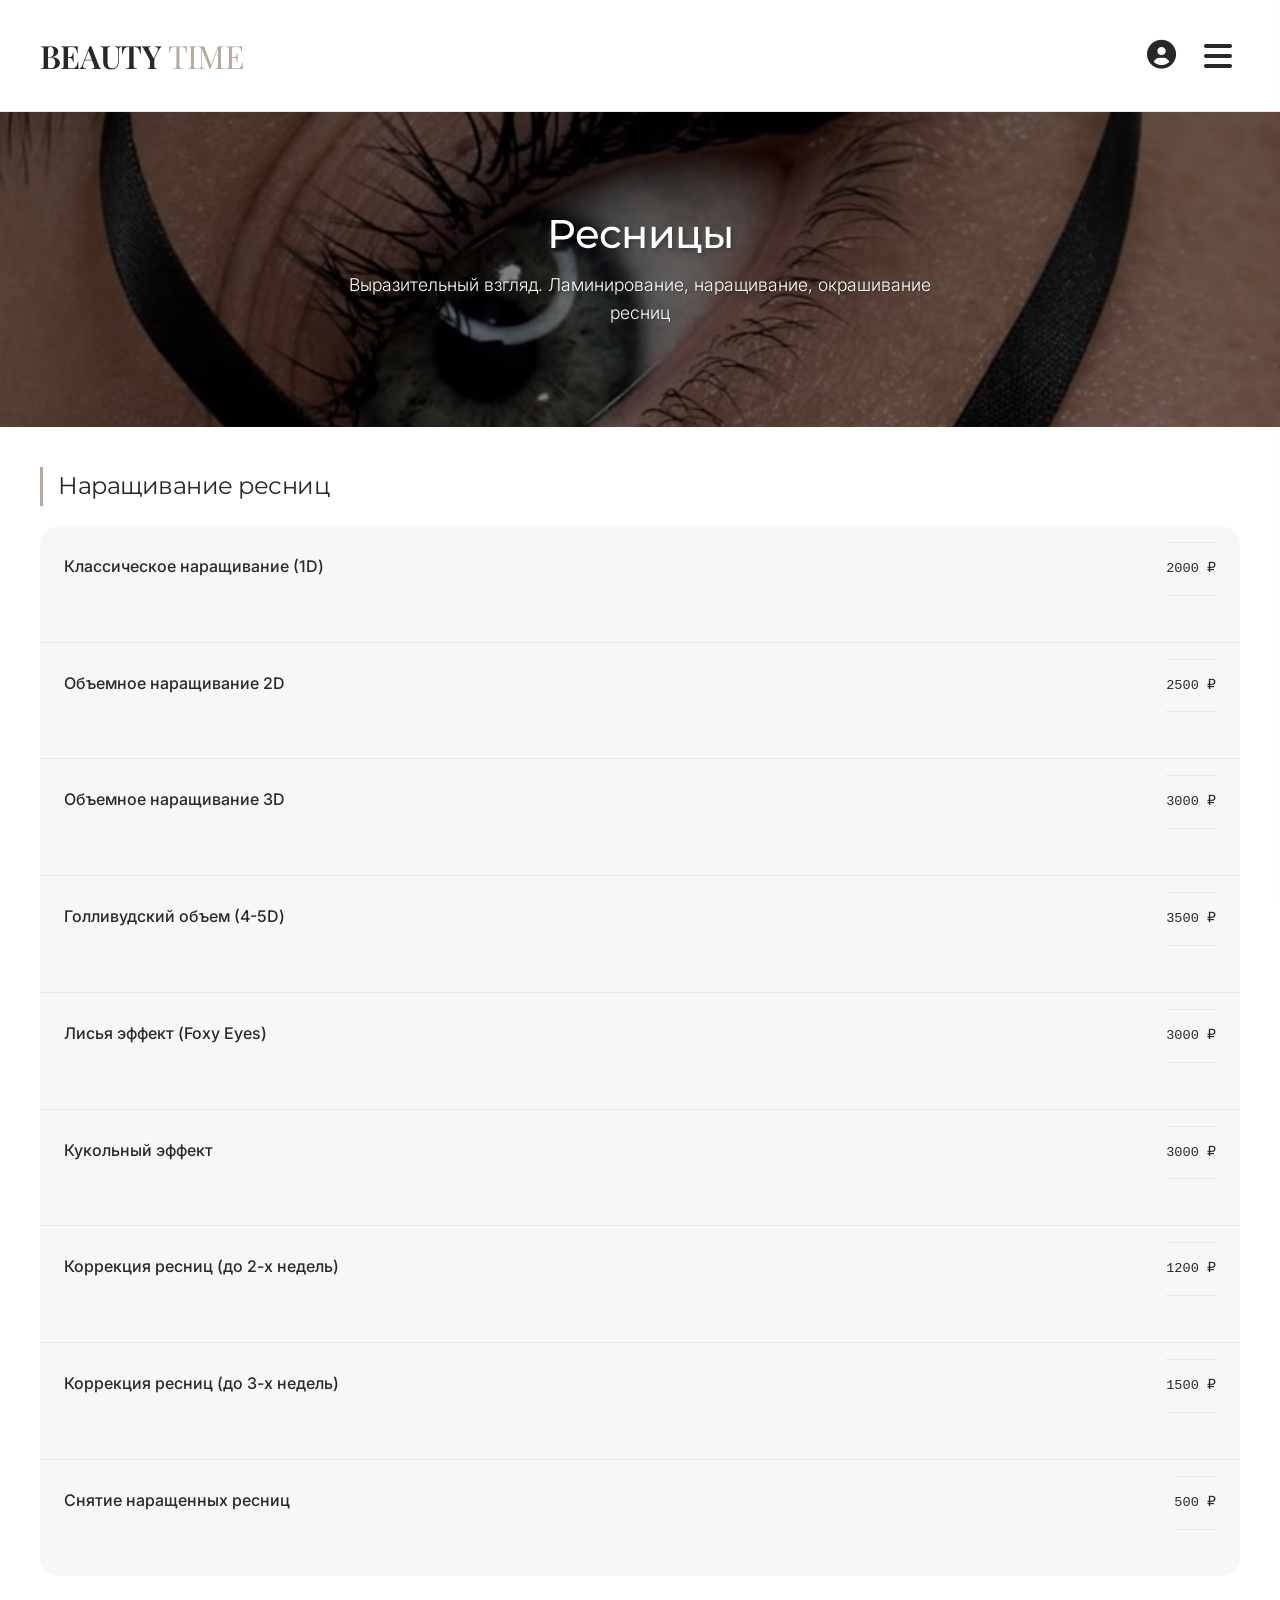
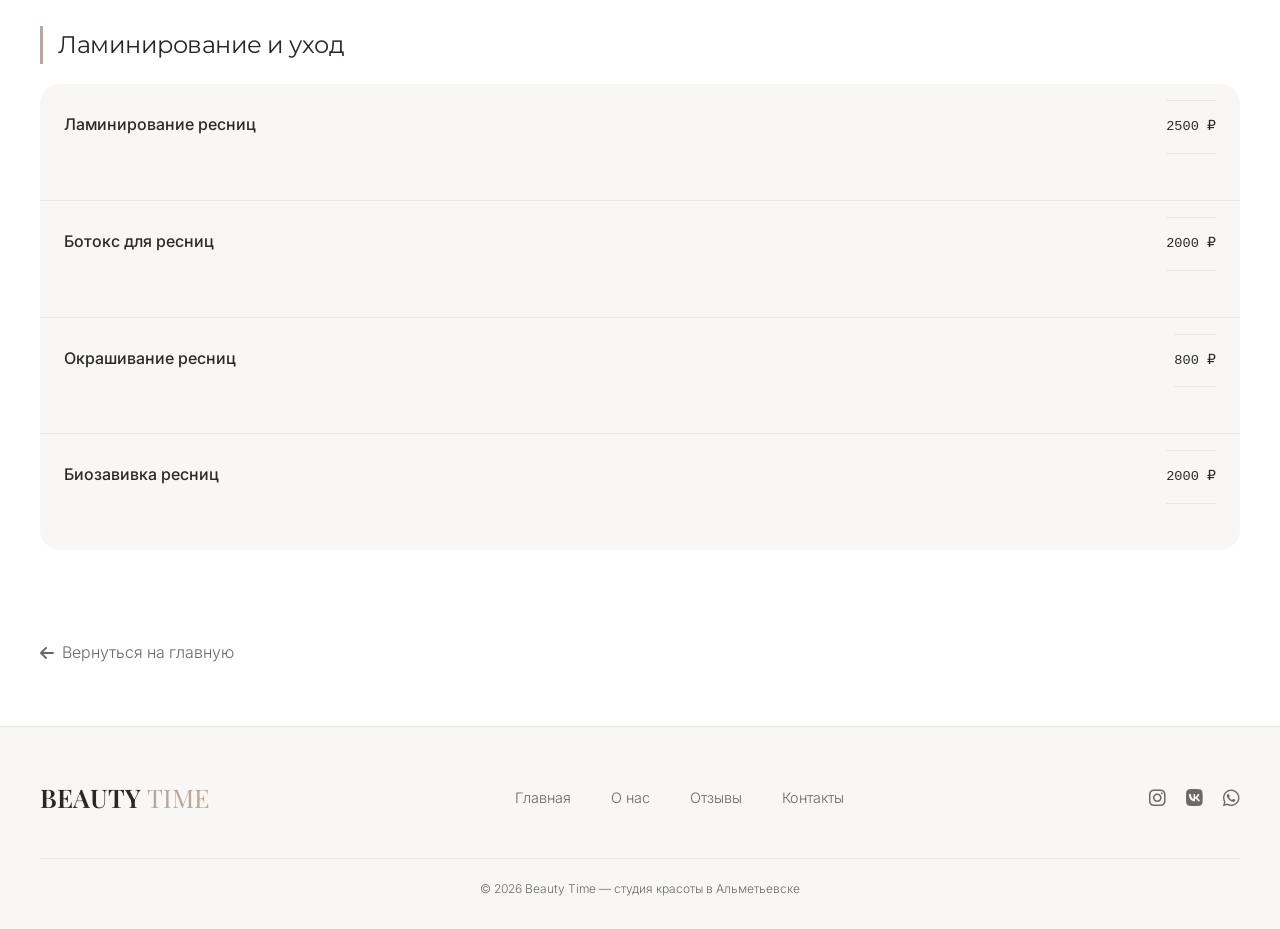
<file: assets/services-lashes.html>
﻿<!DOCTYPE html>
<html lang="ru">

<head>
    <meta charset="UTF-8">
    <meta name="viewport" content="width=device-width, initial-scale=1.0, user-scalable=yes">
    <title>Beauty Time — Ресницы</title>
    <link rel="preconnect" href="https://fonts.googleapis.com">
    <link rel="preconnect" href="https://fonts.gstatic.com" crossorigin>
    <link
        href="https://fonts.googleapis.com/css2?family=Inter:opsz,wght@14..32,300;14..32,400;14..32,500;14..32,600&family=Montserrat:wght@300;400;500;600&family=Playfair+Display:wght@400;500;600;700&display=swap"
        rel="stylesheet">
    <link rel="stylesheet" href="https://cdnjs.cloudflare.com/ajax/libs/font-awesome/6.0.0-beta3/css/all.min.css">
    <link rel="stylesheet" href="style.css">
</head>

<body class="page-services-lashes">
    <!-- ===== ШАПКА ===== -->
    <nav class="navbar">
        <div class="container nav-container">
            <a href="../index.html" class="logo">BEAUTY <span>TIME</span></a>
            <div class="right-icons">
                <a href="profile.html" class="profile-icon"><i class="fas fa-user-circle"></i></a>
                <input type="checkbox" id="menu-toggle">
                <label for="menu-toggle" class="menu-icon"><i class="fas fa-bars"></i></label>
                <label for="menu-toggle" class="menu-overlay"></label>
                <div class="nav-links">
                    <label for="menu-toggle" class="close-menu"><i class="fas fa-times"></i></label>
                    <a href="../index.html"><i class="fas fa-home"></i> Главная</a>
                    <a href="about.html"><i class="fas fa-spa"></i> О нас</a>
                    <div class="dropdown" id="services-dropdown">
                        <div class="dropdown-header" onclick="toggleDropdown(event)">
                            <span><i class="fas fa-cut"></i> Услуги</span>
                            <i class="fas fa-chevron-down"></i>
                        </div>
                        <div class="dropdown-content">
                            <a href="services-hair.html">Парикмахерские услуги</a>
                            <a href="services-lashes.html">Ресницы</a>
                            <a href="services-makeup.html">Make up</a>
                            <a href="services-brows.html">Уход за бровями</a>
                            <a href="services-nails.html">Ногтевой сервис</a>
                        </div>
                    </div>
                    <a href="reviews.html"><i class="fas fa-star"></i> Отзывы</a>
                    <a href="contacts.html"><i class="fas fa-phone-alt"></i> Контакты</a>

                </div>
            </div>
        </div>
    </nav>
    <!-- ===== СТРАНИЦА УСЛУГ ===== -->
    <div class="service-hero">
        <div class="container">
            <h1>Ресницы</h1>
            <p>Выразительный взгляд. Ламинирование, наращивание, окрашивание ресниц</p>
        </div>
    </div>
    <div class="container">
        <div class="service-category">
            <h3>Наращивание ресниц</h3>
            <ul class="price-list">
                <li class="price-item"><span class="service-name">Классическое наращивание (1D)</span><span
                        class="service-price">2000 ₽</span></li>
                <li class="price-item"><span class="service-name">Объемное наращивание 2D</span><span
                        class="service-price">2500 ₽</span></li>
                <li class="price-item"><span class="service-name">Объемное наращивание 3D</span><span
                        class="service-price">3000 ₽</span></li>
                <li class="price-item"><span class="service-name">Голливудский объем (4-5D)</span><span
                        class="service-price">3500 ₽</span></li>
                <li class="price-item"><span class="service-name">Лисья эффект (Foxy Eyes)</span><span
                        class="service-price">3000 ₽</span></li>
                <li class="price-item"><span class="service-name">Кукольный эффект</span><span
                        class="service-price">3000 ₽</span></li>
                <li class="price-item"><span class="service-name">Коррекция ресниц (до 2-х недель)</span><span
                        class="service-price">1200 ₽</span></li>
                <li class="price-item"><span class="service-name">Коррекция ресниц (до 3-х недель)</span><span
                        class="service-price">1500 ₽</span></li>
                <li class="price-item"><span class="service-name">Снятие наращенных ресниц</span><span
                        class="service-price">500 ₽</span></li>
            </ul>
        </div>

        <div class="service-category">
            <h3>Ламинирование и уход</h3>
            <ul class="price-list">
                <li class="price-item"><span class="service-name">Ламинирование ресниц</span><span
                        class="service-price">2500 ₽</span></li>
                <li class="price-item"><span class="service-name">Ботокс для ресниц</span><span
                        class="service-price">2000 ₽</span></li>
                <li class="price-item"><span class="service-name">Окрашивание ресниц</span><span
                        class="service-price">800 ₽</span></li>
                <li class="price-item"><span class="service-name">Биозавивка ресниц</span><span
                        class="service-price">2000 ₽</span></li>
            </ul>
        </div>

        <a href="../index.html" class="back-link"><i class="fas fa-arrow-left"></i> Вернуться на главную</a>
    </div>

    <!-- ФУТЕР -->
    <footer>
        <div class="footer-container">
            <div class="footer-content">
                <div class="footer-logo">BEAUTY <span>TIME</span></div>
                <div class="footer-links">
                    <a href="../index.html">Главная</a>
                    <a href="about.html">О нас</a>
                    <a href="reviews.html">Отзывы</a>
                    <a href="contacts.html">Контакты</a>
                </div>
                <div class="footer-social">
                    <a href="#"><i class="fab fa-instagram"></i></a>
                    <a href="#"><i class="fab fa-vk"></i></a>
                    <a href="#"><i class="fab fa-whatsapp"></i></a>
                </div>
            </div>
            <div class="footer-copyright">© 2026 Beauty Time — студия красоты в Альметьевске</div>
        </div>
    </footer>
    <script src="./script.js"></script>
</body>

</html>
</file>
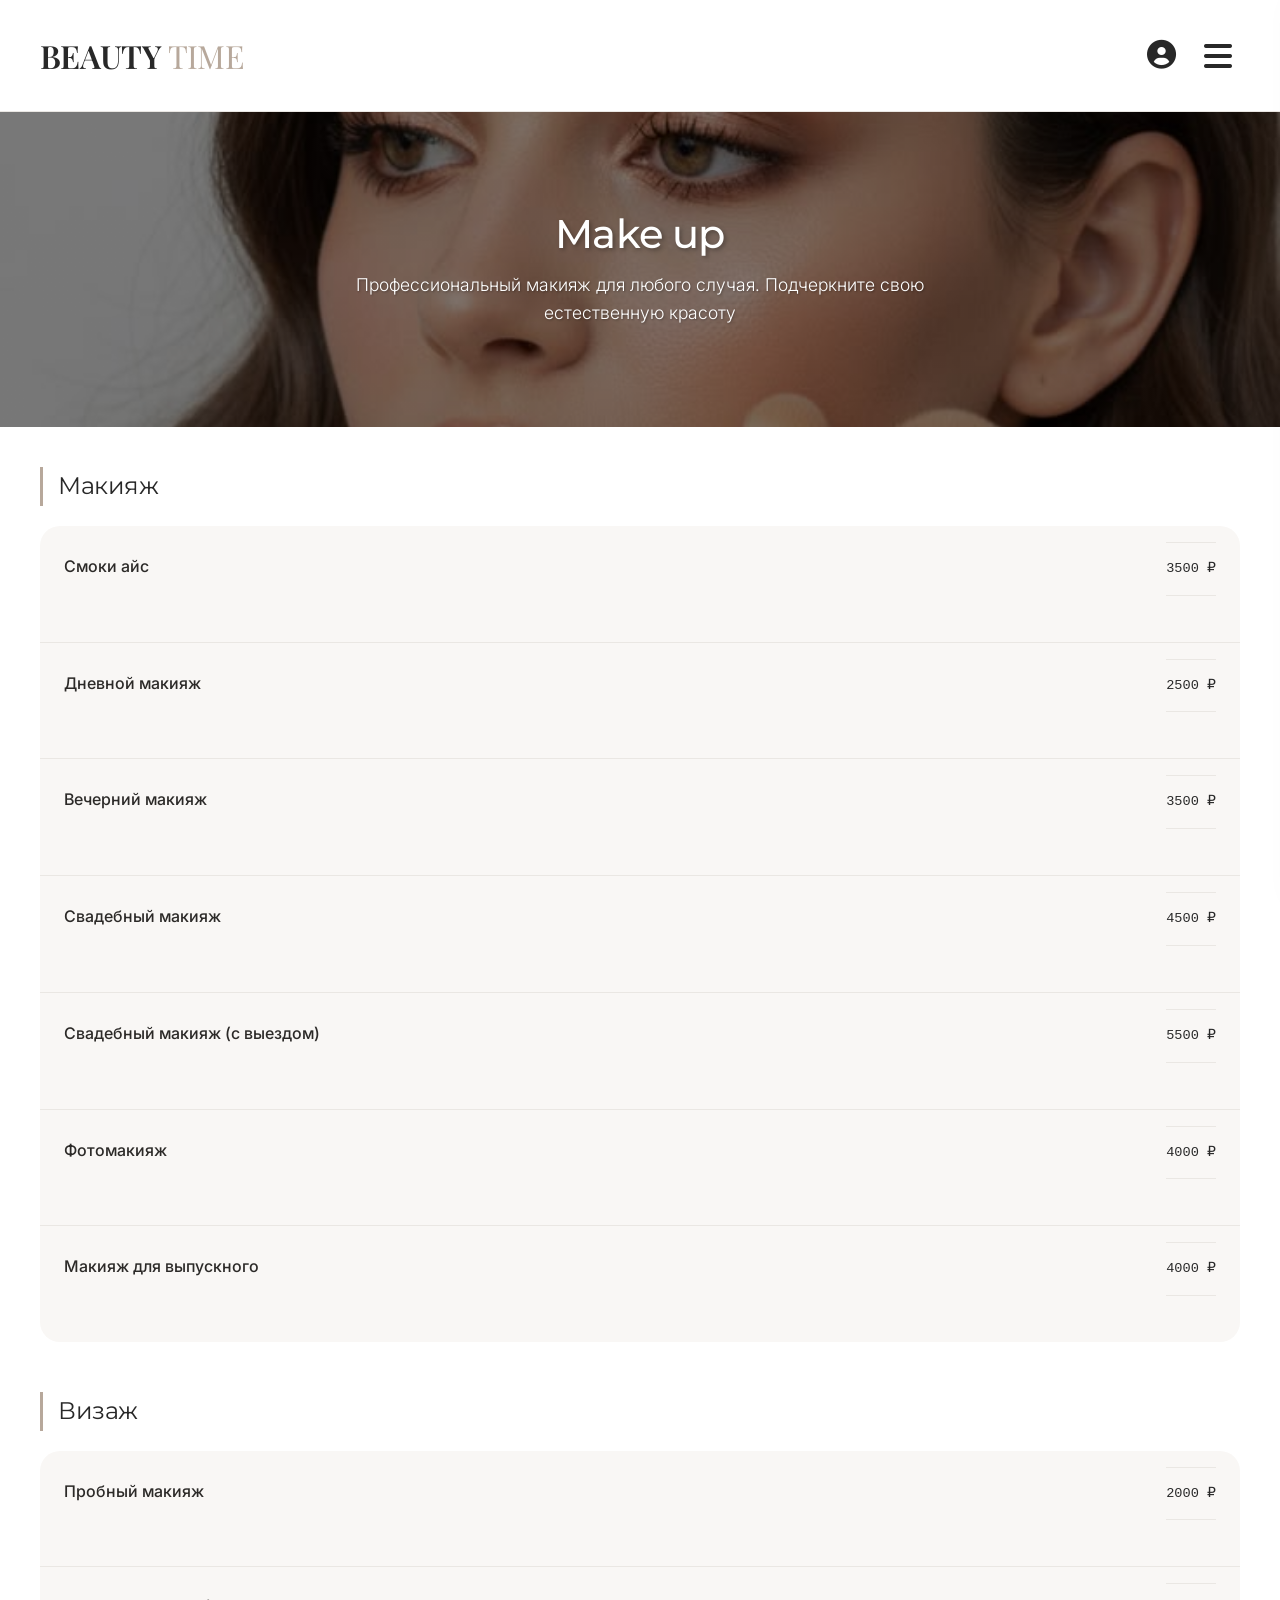
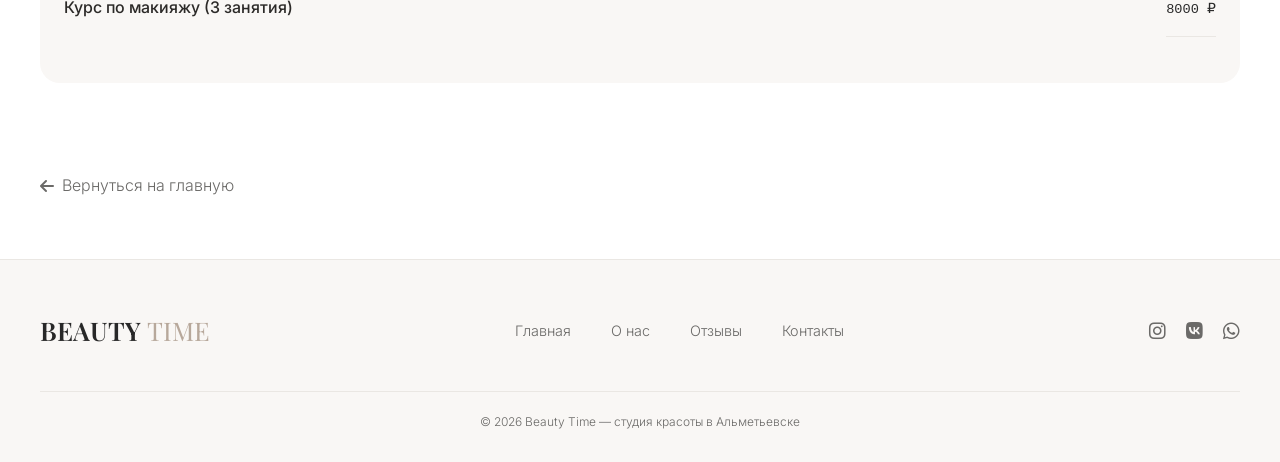
<file: assets/services-makeup.html>
﻿<!DOCTYPE html>
<html lang="ru">
<head>
    <meta charset="UTF-8">
    <meta name="viewport" content="width=device-width, initial-scale=1.0, user-scalable=yes">
    <title>Beauty Time — Make up услуги</title>
    <link rel="preconnect" href="https://fonts.googleapis.com">
    <link rel="preconnect" href="https://fonts.gstatic.com" crossorigin>
    <link href="https://fonts.googleapis.com/css2?family=Inter:opsz,wght@14..32,300;14..32,400;14..32,500;14..32,600&family=Montserrat:wght@300;400;500;600&family=Playfair+Display:wght@400;500;600;700&display=swap" rel="stylesheet">
    <link rel="stylesheet" href="https://cdnjs.cloudflare.com/ajax/libs/font-awesome/6.0.0-beta3/css/all.min.css">
    <link rel="stylesheet" href="style.css">
    

</head>
<body class="page-services-makeup">

    <nav class="navbar">
        <div class="container nav-container">
            <a href="../index.html" class="logo">BEAUTY <span>TIME</span></a>
            <div class="right-icons">
                <a href="profile.html" class="profile-icon" id="profileLink"><i class="fas fa-user-circle"></i></a>
                <input type="checkbox" id="menu-toggle">
                <label for="menu-toggle" class="menu-icon"><i class="fas fa-bars"></i></label>
                <label for="menu-toggle" class="menu-overlay"></label>
                <div class="nav-links">
                    <label for="menu-toggle" class="close-menu"><i class="fas fa-times"></i></label>
                    <a href="../index.html"><i class="fas fa-home"></i> Главная</a>
                    <a href="about.html"><i class="fas fa-spa"></i> О нас</a>
                    <div class="dropdown" id="services-dropdown">
                        <div class="dropdown-header" onclick="toggleDropdown(event)">
                            <span><i class="fas fa-cut"></i> Услуги</span>
                            <i class="fas fa-chevron-down"></i>
                        </div>
                        <div class="dropdown-content">
                            <a href="services-hair.html">Парикмахерские услуги</a>
                            <a href="services-lashes.html">Ресницы</a>
                            <a href="services-makeup.html">Make up</a>
                            <a href="services-brows.html">Уход за бровями</a>
                            <a href="services-nails.html">Ногтевой сервис</a>
                        </div>
                    </div>
                    <a href="reviews.html"><i class="fas fa-star"></i> Отзывы</a>
                    <a href="contacts.html"><i class="fas fa-phone-alt"></i> Контакты</a>
                </div>
            </div>
        </div>
    </nav>

    <div class="service-hero">
        <div class="container">
            <h1>Make up</h1>
            <p>Профессиональный макияж для любого случая. Подчеркните свою естественную красоту</p>
        </div>
    </div>

    <div class="container">
        <div class="service-category">
            <h3>Макияж</h3>
            <ul class="price-list">
                <li class="price-item" onclick="window.location.href='service.html'"><span class="service-name">Смоки айс</span><span class="service-price">3500 ₽</span></li>
                <li class="price-item" onclick="window.location.href='service.html'"><span class="service-name">Дневной макияж</span><span class="service-price">2500 ₽</span></li>
                <li class="price-item" onclick="window.location.href='service.html'"><span class="service-name">Вечерний макияж</span><span class="service-price">3500 ₽</span></li>
                <li class="price-item" onclick="window.location.href='service.html'"><span class="service-name">Свадебный макияж</span><span class="service-price">4500 ₽</span></li>
                <li class="price-item" onclick="window.location.href='service.html'"><span class="service-name">Свадебный макияж (с выездом)</span><span class="service-price">5500 ₽</span></li>
                <li class="price-item" onclick="window.location.href='service.html'"><span class="service-name">Фотомакияж</span><span class="service-price">4000 ₽</span></li>
                <li class="price-item" onclick="window.location.href='service.html'"><span class="service-name">Макияж для выпускного</span><span class="service-price">4000 ₽</span></li>
            </ul>
        </div>

        <div class="service-category">
            <h3>Визаж</h3>
            <ul class="price-list">
                <li class="price-item" onclick="window.location.href='service.html'"><span class="service-name">Пробный макияж</span><span class="service-price">2000 ₽</span></li>
                <li class="price-item" onclick="window.location.href='service.html'"><span class="service-name">Курс по макияжу (3 занятия)</span><span class="service-price">8000 ₽</span></li>
            </ul>
        </div>

        <a href="../index.html" class="back-link"><i class="fas fa-arrow-left"></i> Вернуться на главную</a>
    </div>

    <footer>
        <div class="footer-container">
            <div class="footer-content">
                <div class="footer-logo">BEAUTY <span>TIME</span></div>
                <div class="footer-links">
                    <a href="../index.html">Главная</a>
                    <a href="about.html">О нас</a>
                    <a href="reviews.html">Отзывы</a>
                    <a href="contacts.html">Контакты</a>
                </div>
                <div class="footer-social">
                    <a href="#"><i class="fab fa-instagram"></i></a>
                    <a href="#"><i class="fab fa-vk"></i></a>
                    <a href="#"><i class="fab fa-whatsapp"></i></a>
                </div>
            </div>
            <div class="footer-copyright">© 2026 Beauty Time — студия красоты в Альметьевске</div>
        </div>
    </footer>
    <script src="./script.js"></script>
</body>
</html>
</file>
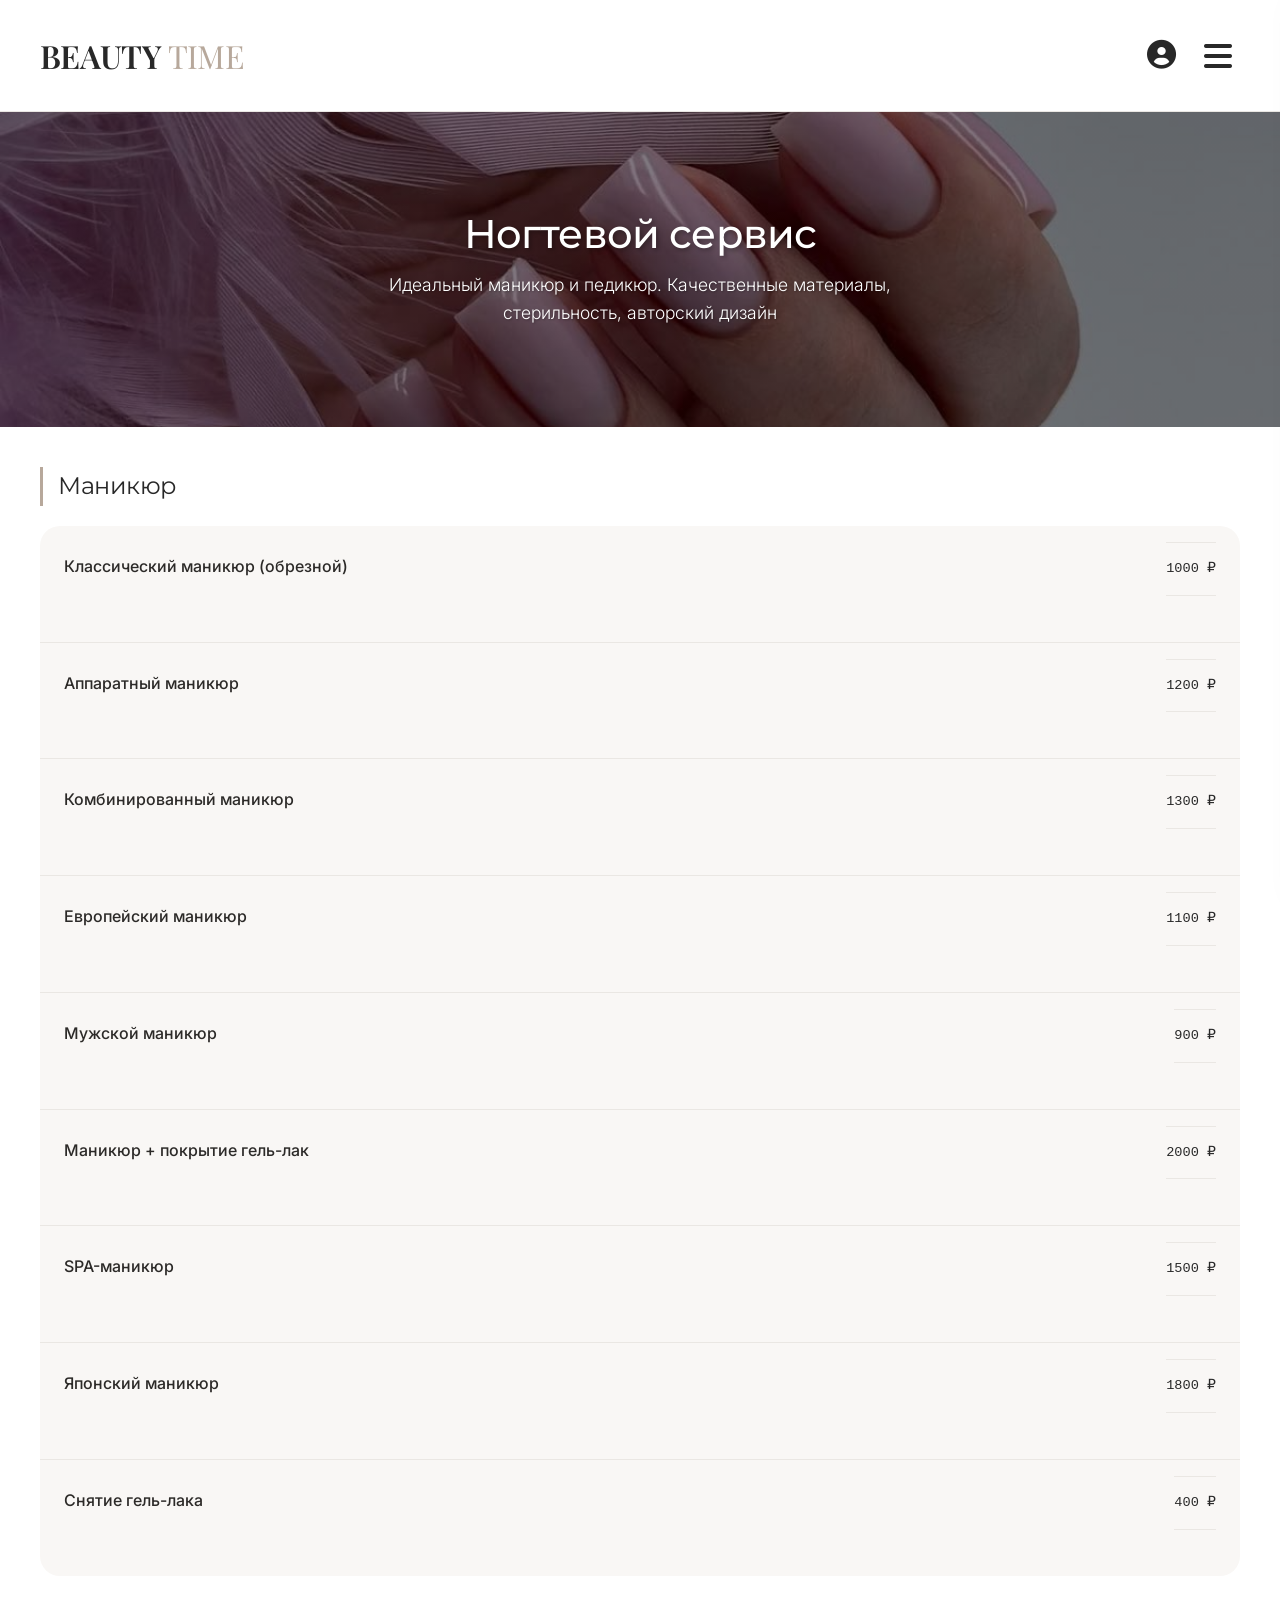
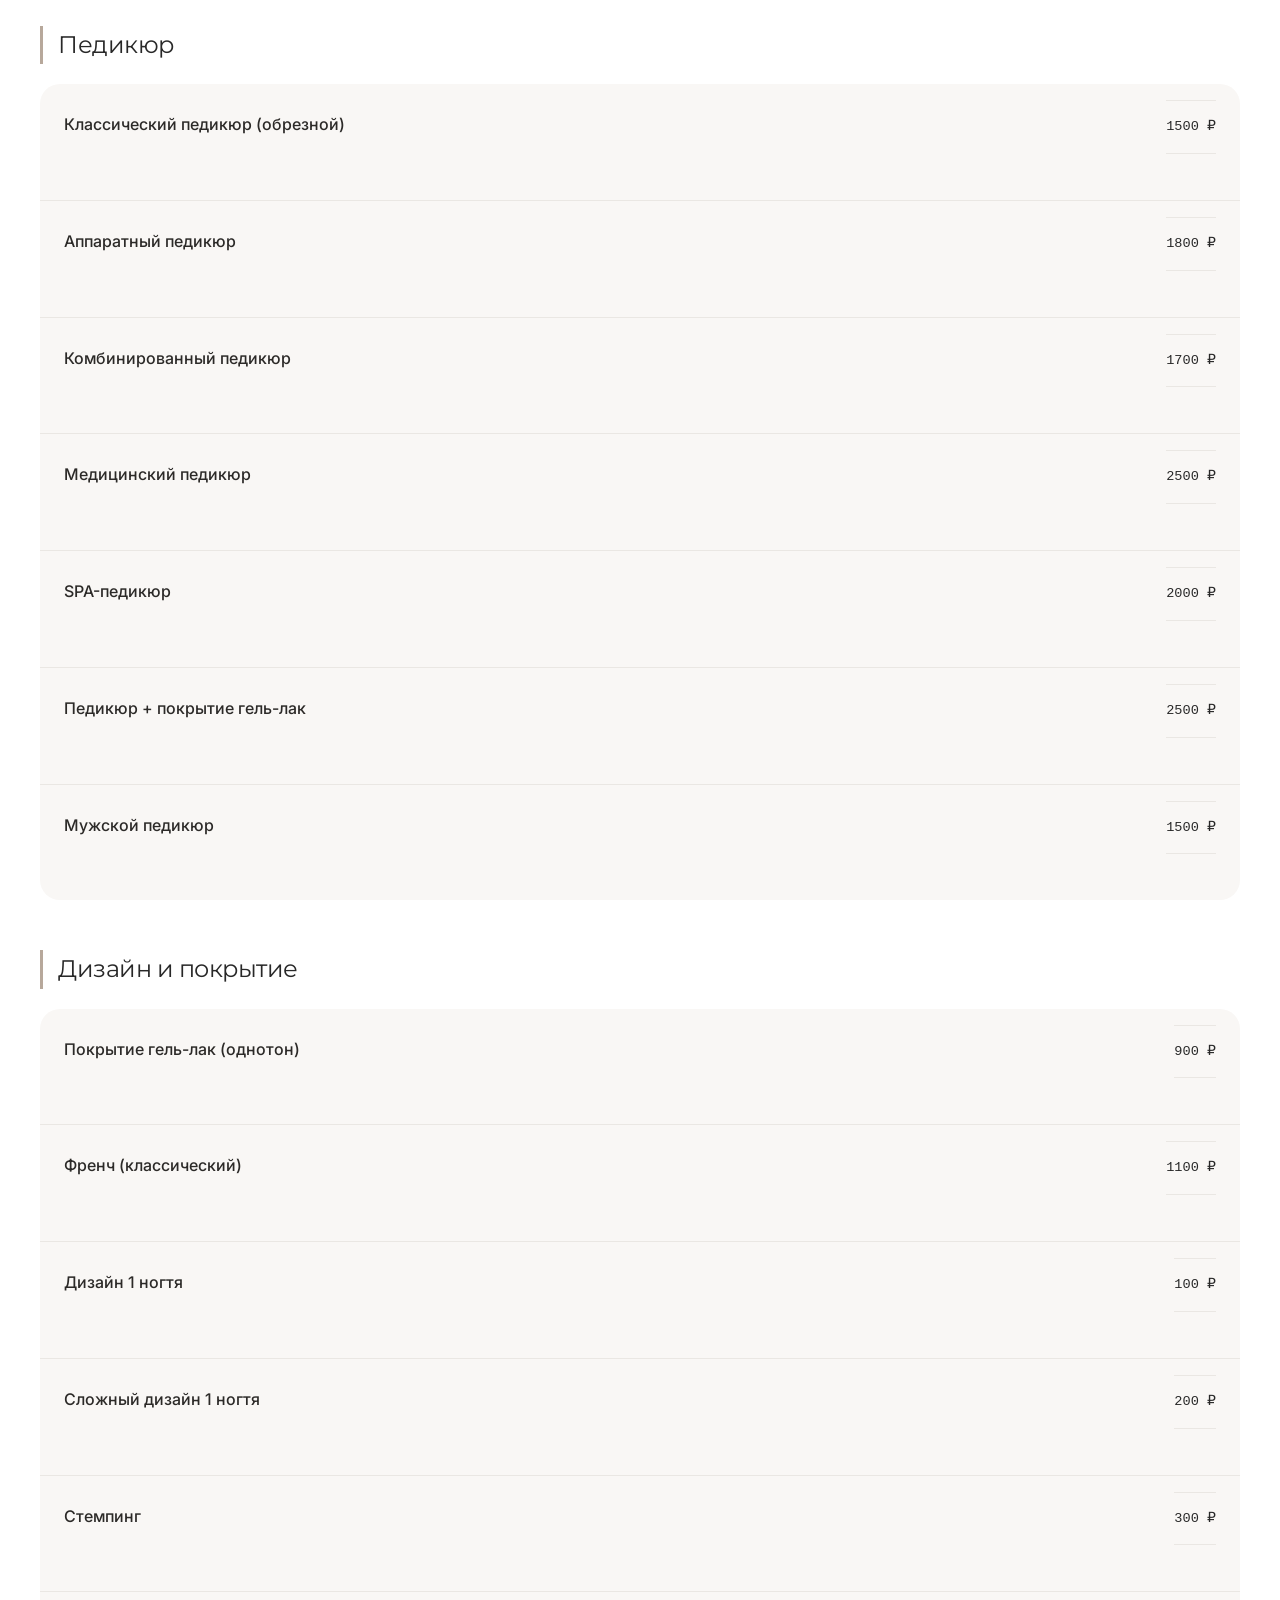
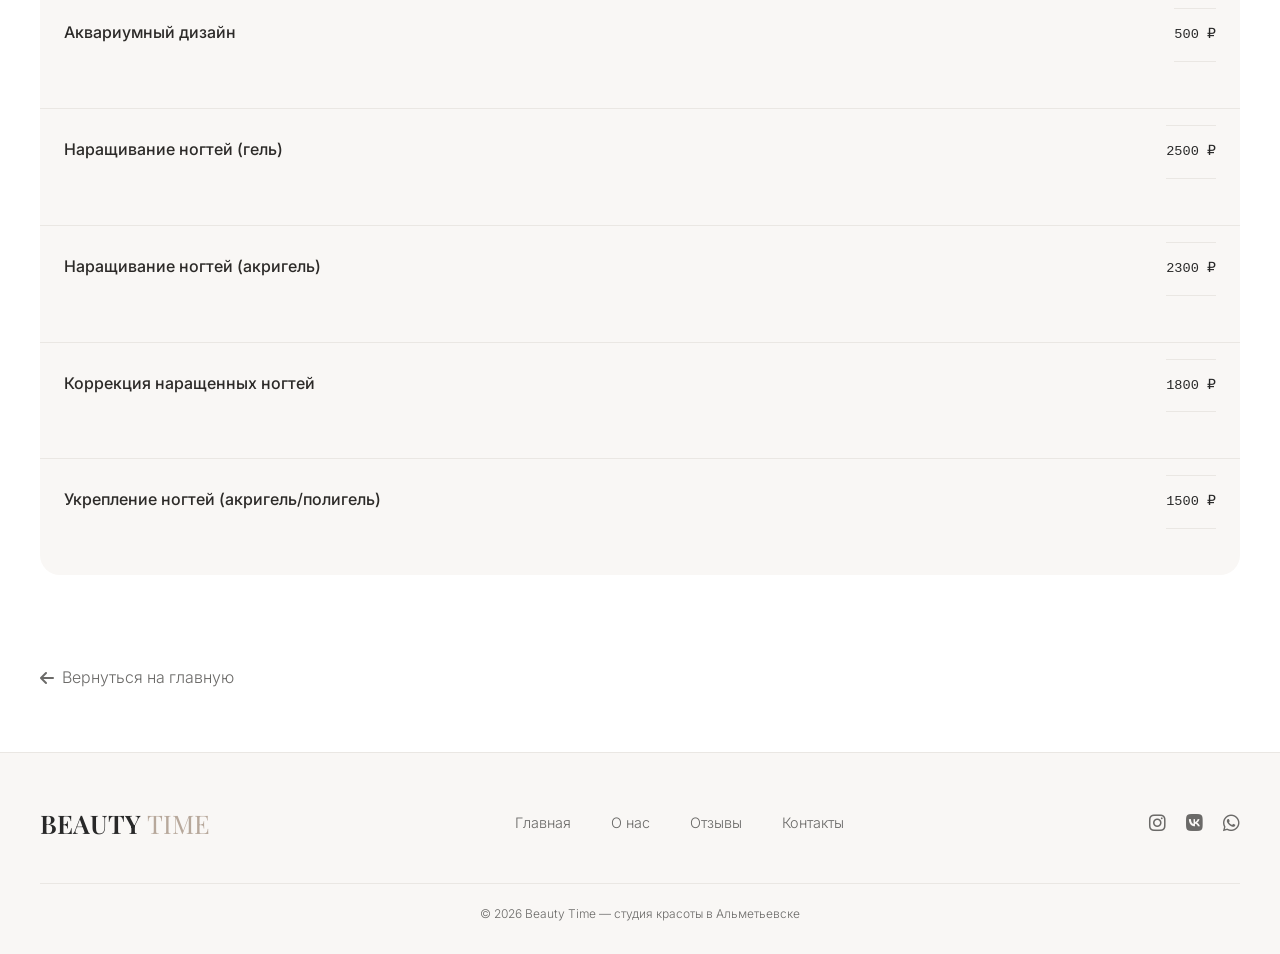
<file: assets/services-nails.html>
﻿<!DOCTYPE html>
<html lang="ru">
<head>
    <meta charset="UTF-8">
    <meta name="viewport" content="width=device-width, initial-scale=1.0, user-scalable=yes">
    <title>Beauty Time — Ногтевой сервис</title>
    <link rel="preconnect" href="https://fonts.googleapis.com">
    <link rel="preconnect" href="https://fonts.gstatic.com" crossorigin>
    <link
        href="https://fonts.googleapis.com/css2?family=Inter:opsz,wght@14..32,300;14..32,400;14..32,500;14..32,600&family=Montserrat:wght@300;400;500;600&family=Playfair+Display:wght@400;500;600;700&display=swap"
        rel="stylesheet">
    <link rel="stylesheet" href="https://cdnjs.cloudflare.com/ajax/libs/font-awesome/6.0.0-beta3/css/all.min.css">
    <link rel="stylesheet" href="style.css">
</head>
<body class="page-services-nails">

    <!-- ===== ШАПКА ===== -->
    <nav class="navbar">
        <div class="container nav-container">
            <a href="../index.html" class="logo">BEAUTY <span>TIME</span></a>
            <div class="right-icons">
                <a href="profile.html" class="profile-icon"><i class="fas fa-user-circle"></i></a>
                <input type="checkbox" id="menu-toggle">
                <label for="menu-toggle" class="menu-icon"><i class="fas fa-bars"></i></label>
                <label for="menu-toggle" class="menu-overlay"></label>
                <div class="nav-links">
                    <label for="menu-toggle" class="close-menu"><i class="fas fa-times"></i></label>
                    <a href="../index.html"><i class="fas fa-home"></i> Главная</a>
                    <a href="about.html"><i class="fas fa-spa"></i> О нас</a>
                    <div class="dropdown" id="services-dropdown">
                        <div class="dropdown-header" onclick="toggleDropdown(event)">
                            <span><i class="fas fa-cut"></i> Услуги</span>
                            <i class="fas fa-chevron-down"></i>
                        </div>
                        <div class="dropdown-content">
                            <a href="services-hair.html">Парикмахерские услуги</a>
                            <a href="services-lashes.html">Ресницы</a>
                            <a href="services-makeup.html">Make up</a>
                            <a href="services-brows.html">Уход за бровями</a>
                            <a href="services-nails.html">Ногтевой сервис</a>
                        </div>
                    </div>
                    <a href="reviews.html"><i class="fas fa-star"></i> Отзывы</a>
                    <a href="contacts.html"><i class="fas fa-phone-alt"></i> Контакты</a>

                </div>
            </div>
        </div>
    </nav>

    <!-- ===== СТРАНИЦА УСЛУГ ===== -->
    <div class="service-hero">
        <div class="container">
            <h1>Ногтевой сервис</h1>
            <p>Идеальный маникюр и педикюр. Качественные материалы, стерильность, авторский дизайн</p>
        </div>
    </div>

    <div class="container">
        <div class="service-category">
            <h3>Маникюр</h3>
            <ul class="price-list">
                <li class="price-item"><span class="service-name">Классический маникюр (обрезной)</span><span
                        class="service-price">1000 ₽</span></li>
                <li class="price-item"><span class="service-name">Аппаратный маникюр</span><span
                        class="service-price">1200 ₽</span></li>
                <li class="price-item"><span class="service-name">Комбинированный маникюр</span><span
                        class="service-price">1300 ₽</span></li>
                <li class="price-item"><span class="service-name">Европейский маникюр</span><span
                        class="service-price">1100 ₽</span></li>
                <li class="price-item"><span class="service-name">Мужской маникюр</span><span class="service-price">900
                        ₽</span></li>
                <li class="price-item"><span class="service-name">Маникюр + покрытие гель-лак</span><span
                        class="service-price">2000 ₽</span></li>
                <li class="price-item"><span class="service-name">SPA-маникюр</span><span class="service-price">1500
                        ₽</span></li>
                <li class="price-item"><span class="service-name">Японский маникюр</span><span
                        class="service-price">1800 ₽</span></li>
                <li class="price-item"><span class="service-name">Снятие гель-лака</span><span class="service-price">400
                        ₽</span></li>
            </ul>
        </div>

        <div class="service-category">
            <h3>Педикюр</h3>
            <ul class="price-list">
                <li class="price-item"><span class="service-name">Классический педикюр (обрезной)</span><span
                        class="service-price">1500 ₽</span></li>
                <li class="price-item"><span class="service-name">Аппаратный педикюр</span><span
                        class="service-price">1800 ₽</span></li>
                <li class="price-item"><span class="service-name">Комбинированный педикюр</span><span
                        class="service-price">1700 ₽</span></li>
                <li class="price-item"><span class="service-name">Медицинский педикюр</span><span
                        class="service-price">2500 ₽</span></li>
                <li class="price-item"><span class="service-name">SPA-педикюр</span><span class="service-price">2000
                        ₽</span></li>
                <li class="price-item"><span class="service-name">Педикюр + покрытие гель-лак</span><span
                        class="service-price">2500 ₽</span></li>
                <li class="price-item"><span class="service-name">Мужской педикюр</span><span class="service-price">1500
                        ₽</span></li>
            </ul>
        </div>

        <div class="service-category">
            <h3>Дизайн и покрытие</h3>
            <ul class="price-list">
                <li class="price-item"><span class="service-name">Покрытие гель-лак (однотон)</span><span
                        class="service-price">900 ₽</span></li>
                <li class="price-item"><span class="service-name">Френч (классический)</span><span
                        class="service-price">1100 ₽</span></li>
                <li class="price-item"><span class="service-name">Дизайн 1 ногтя</span><span class="service-price">100
                        ₽</span></li>
                <li class="price-item"><span class="service-name">Сложный дизайн 1 ногтя</span><span
                        class="service-price">200 ₽</span></li>
                <li class="price-item"><span class="service-name">Стемпинг</span><span class="service-price">300
                        ₽</span></li>
                <li class="price-item"><span class="service-name">Аквариумный дизайн</span><span
                        class="service-price">500 ₽</span></li>
                <li class="price-item"><span class="service-name">Наращивание ногтей (гель)</span><span
                        class="service-price">2500 ₽</span></li>
                <li class="price-item"><span class="service-name">Наращивание ногтей (акригель)</span><span
                        class="service-price">2300 ₽</span></li>
                <li class="price-item"><span class="service-name">Коррекция наращенных ногтей</span><span
                        class="service-price">1800 ₽</span></li>
                <li class="price-item"><span class="service-name">Укрепление ногтей (акригель/полигель)</span><span
                        class="service-price">1500 ₽</span></li>
            </ul>
        </div>

        <a href="../index.html" class="back-link"><i class="fas fa-arrow-left"></i> Вернуться на главную</a>
    </div>

    <!-- ФУТЕР -->
    <footer>
        <div class="footer-container">
            <div class="footer-content">
                <div class="footer-logo">BEAUTY <span>TIME</span></div>
                <div class="footer-links">
                    <a href="../index.html">Главная</a>
                    <a href="about.html">О нас</a>
                    <a href="reviews.html">Отзывы</a>
                    <a href="contacts.html">Контакты</a>
                </div>
                <div class="footer-social">
                    <a href="#"><i class="fab fa-instagram"></i></a>
                    <a href="#"><i class="fab fa-vk"></i></a>
                    <a href="#"><i class="fab fa-whatsapp"></i></a>
                </div>
            </div>
            <div class="footer-copyright">© 2026 Beauty Time — студия красоты в Альметьевске</div>
        </div>
    </footer>
    <div class="scroll-top-btn" id="scrollTopBtn">
        <i class="fas fa-arrow-up"></i>
    </div>
    <script src="./script.js"></script>
</body>

</html>
</file>
<file: assets/style.css>
﻿* {
    margin: 0;
    padding: 0;
    box-sizing: border-box;
}

:root {
    --bg: #ffffff;
    --bg-alt: #f9f7f5;
    --text-primary: #2c2a28;
    --text-secondary: #6b6a68;
    --accent: #b7a89b;
    --accent-light: #e5dfd9;
    --border-light: #eae7e3;
    --shadow: 0 20px 40px -15px rgba(0, 0, 0, 0.03);
    --radius: 24px;
    --admin-color: #9e7d5c;
    --dark-accent: rgb(40, 40, 40);
    --star-color: #ffc107;
    --star-hover: #ffdb7e;
}

body {
    font-family: 'Inter', sans-serif;
    background-color: var(--bg);
    color: var(--text-primary);
    line-height: 1.6;
    font-weight: 300;
    -webkit-font-smoothing: antialiased;
}

.container {
    max-width: 1300px;
    margin: 0 auto;
    padding: 0 40px;
    position: relative;
    z-index: 2;
}

h1,
h2,
h3 {
    font-family: 'Montserrat', sans-serif;
    font-weight: 400;
    letter-spacing: -0.02em;
}

h1 {
    font-size: clamp(2.2rem, 6vw, 3.5rem);
    line-height: 1.1;
    font-weight: 500;
    color: var(--dark-accent);
}

h2 {
    font-size: clamp(1.8rem, 5vw, 2.2rem);
    margin-bottom: 2rem;
    font-weight: 350;
    position: relative;
}

h2::after {
    content: '';
    display: block;
    width: 50px;
    height: 1px;
    background: var(--dark-accent);
    margin-top: 12px;
}

p {
    color: var(--text-secondary);
}

a {
    text-decoration: none;
    color: inherit;
    cursor: pointer;
}

.btn {
    display: inline-block;
    background: transparent;
    border: 1px solid var(--dark-accent);
    color: var(--text-primary);
    padding: 14px 38px;
    font-size: 0.9rem;
    letter-spacing: 1px;
    text-transform: uppercase;
    font-weight: 400;
    transition: all 0.3s ease;
    cursor: pointer;
    border-radius: 0;
    text-align: center;
}

.btn:hover,
.btn:active {
    background: var(--dark-accent);
    color: white;
    border-color: var(--dark-accent);
}

.btn-small {
    padding: 8px 16px;
    font-size: 0.8rem;
}

/* ===== ��������� ===== */
.navbar {
    padding: 30px 0;
    border-bottom: 1px solid var(--border-light);
    position: sticky;
    top: 0;
    background: rgba(255, 255, 255, 0.98);
    -webkit-backdrop-filter: blur(10px);
    backdrop-filter: blur(10px);
    z-index: 1000;
}

.nav-container {
    display: flex;
    justify-content: space-between;
    align-items: center;
    position: relative;
}

.logo {
    font-family: 'Playfair Display', serif;
    font-size: 2rem;
    font-weight: 600;
    letter-spacing: -0.02em;
    color: var(--dark-accent);
}

.logo span {
    font-weight: 300;
    color: var(--accent);
}

.right-icons {
    display: flex;
    align-items: center;
    gap: 20px;
    overflow: visible;
}

.profile-icon {
    font-size: 1.8rem;
    color: var(--dark-accent);
    transition: color 0.3s;
    display: flex;
    align-items: center;
}

.profile-icon:hover,
.profile-icon:active {
    color: var(--accent);
}

.menu-icon {
    display: flex;
    align-items: center;
    justify-content: center;
    min-width: 44px;
    min-height: 44px;
    font-size: 2rem;
    cursor: pointer;
    color: var(--dark-accent);
    z-index: 1002;
    -webkit-tap-highlight-color: transparent;
    touch-action: manipulation;
}

#menu-toggle {
    position: absolute;
    width: 1px;
    height: 1px;
    opacity: 0;
    pointer-events: none;
}

.menu-overlay {
    display: none;
    position: fixed;
    top: 0;
    left: 0;
    width: 100%;
    height: 100%;
    background: rgba(0, 0, 0, 0.3);
    z-index: 998;
}

#menu-toggle:checked~.menu-overlay {
    display: block;
}

.nav-links {
    position: fixed;
    top: 0;
    right: -400px;
    width: min(380px, 100vw);
    max-width: 100vw;
    height: 100dvh;
    background: var(--bg);
    padding: 100px 30px 40px;
    box-shadow: -5px 0 30px rgba(0, 0, 0, 0.05);
    transition: right 0.3s ease;
    z-index: 1001;
    overflow-y: auto;
    display: flex;
    flex-direction: column;
    border-left: 1px solid var(--border-light);
}

#menu-toggle:checked~.nav-links {
    right: 0;
}

.close-menu {
    position: absolute;
    top: 30px;
    left: 30px;
    display: flex;
    align-items: center;
    justify-content: center;
    min-width: 44px;
    min-height: 44px;
    font-size: 2rem;
    cursor: pointer;
    color: var(--dark-accent);
    -webkit-tap-highlight-color: transparent;
    touch-action: manipulation;
}

.nav-links>a {
    font-size: 1.2rem;
    padding: 15px 0;
    border-bottom: 1px solid var(--border-light);
    color: var(--text-primary);
    transition: all 0.2s;
}

.nav-links>a:hover,
.nav-links>a:active {
    color: var(--dark-accent);
    background: var(--accent-light);
    padding-left: 10px;
}

.nav-links>a i {
    margin-right: 10px;
    width: 24px;
    color: var(--dark-accent);
}

.dropdown {
    border-bottom: 1px solid var(--border-light);
    padding: 15px 0;
}

.dropdown-header {
    display: flex;
    justify-content: space-between;
    align-items: center;
    cursor: pointer;
    font-size: 1.2rem;
    color: var(--text-primary);
    transition: all 0.2s;
}

.dropdown-header:hover,
.dropdown-header:active {
    color: var(--dark-accent);
}

.dropdown-header i {
    transition: transform 0.3s;
    color: var(--dark-accent);
}

.dropdown-content {
    max-height: 0;
    overflow: hidden;
    transition: max-height 0.3s ease;
    background: var(--bg-alt);
    border-radius: 12px;
    margin-top: 10px;
}

.dropdown.active .dropdown-content {
    max-height: 400px;
    padding: 15px;
}

.dropdown.active .dropdown-header i {
    transform: rotate(180deg);
}

.dropdown-content a {
    display: block;
    padding: 12px 15px;
    color: var(--text-secondary);
    transition: all 0.2s;
    border-radius: 8px;
}

.dropdown-content a:hover,
.dropdown-content a:active {
    background: var(--accent-light);
    color: var(--dark-accent);
    transform: translateX(5px);
}

/* ===== �������� ===== */
.page {
    display: none;
    min-height: calc(100vh - 200px);
}

.page.active-page {
    display: block;
}

section {
    padding: 80px 0;
    border-bottom: 1px solid var(--border-light);
}

/* ===== ������� ===== */
.hero-slider {
    position: relative;
    width: 100%;
    height: 90vh;
    min-height: 600px;
    overflow: hidden;
}

.slider-container {
    position: relative;
    width: 100%;
    height: 100%;
}

.slide {
    position: absolute;
    top: 0;
    left: 0;
    width: 100%;
    height: 100%;
    opacity: 0;
    transition: opacity 1s ease-in-out;
    background-size: cover;
    background-position: center;
    background-repeat: no-repeat;
}

.slide.active {
    opacity: 1;
    z-index: 1;
}

.slide-overlay {
    position: absolute;
    top: 0;
    left: 0;
    width: 100%;
    height: 100%;
    background: linear-gradient(135deg, rgba(0, 0, 0, 0.3) 0%, rgba(0, 0, 0, 0.1) 100%);
    z-index: 2;
}

.slide-content {
    position: absolute;
    bottom: 15%;
    left: 10%;
    max-width: 500px;
    z-index: 3;
    color: white;
    text-shadow: 0 2px 10px rgba(0, 0, 0, 0.3);
}

.slide-content h2 {
    font-size: clamp(2rem, 5vw, 3rem);
    font-weight: 500;
    margin-bottom: 1rem;
    color: white;
}

.slide-content h2::after {
    background: white;
    width: 60px;
}

.slide-content p {
    font-size: 1.1rem;
    color: rgba(255, 255, 255, 0.9);
    margin-bottom: 1.5rem;
    max-width: 400px;
}

.slide-content .btn {
    background: transparent;
    border: 1px solid white;
    color: white;
}

.slide-content .btn:hover,
.slide-content .btn:active {
    background: white;
    color: #2c2a28;
    border-color: white;
}

.slider-arrows {
    position: absolute;
    bottom: 30px;
    right: 30px;
    z-index: 10;
    display: flex;
    gap: 15px;
}

.slider-arrow {
    width: 50px;
    height: 50px;
    border-radius: 50%;
    background: rgba(255, 255, 255, 0.2);
    backdrop-filter: blur(8px);
    display: flex;
    align-items: center;
    justify-content: center;
    cursor: pointer;
    transition: all 0.3s ease;
    color: white;
    font-size: 1.2rem;
    border: 1px solid rgba(255, 255, 255, 0.3);
}

.slider-arrow:hover,
.slider-arrow:active {
    background: rgba(255, 255, 255, 0.4);
    transform: scale(1.05);
}

.slider-dots {
    position: absolute;
    bottom: 30px;
    left: 50%;
    transform: translateX(-50%);
    z-index: 10;
    display: flex;
    gap: 12px;
}

.dot {
    width: 10px;
    height: 10px;
    border-radius: 50%;
    background: rgba(255, 255, 255, 0.5);
    cursor: pointer;
    transition: all 0.3s ease;
}

.dot.active {
    background: white;
    width: 24px;
    border-radius: 5px;
}

/* ===== �������� �������� ===== */
.masters-grid {
    display: grid;
    grid-template-columns: repeat(auto-fill, minmax(300px, 1fr));
    gap: 30px;
    margin-top: 40px;
}

.master-card {
    background: var(--bg-alt);
    padding: 25px;
    border: 2px solid var(--dark-accent);
    text-align: center;
    transition: transform 0.3s ease, box-shadow 0.3s ease;
}

.master-card:hover,
.master-card:active {
    transform: translateY(-5px);
    box-shadow: 0 10px 25px rgba(0, 0, 0, 0.05);
}

.master-photo {
    width: 150px;
    height: 150px;
    border-radius: 50%;
    margin: 0 auto 15px;
    background-size: cover;
    background-position: center;
    border: 2px solid var(--dark-accent);
}

.master-card h3 {
    font-size: 1.2rem;
    margin-bottom: 5px;
    font-weight: 500;
}

.master-role {
    color: var(--dark-accent);
    font-size: 0.85rem;
    margin-bottom: 8px;
    font-weight: 400;
}

.master-exp {
    font-size: 0.8rem;
    color: var(--text-secondary);
    margin-bottom: 10px;
}

.master-edu {
    font-size: 0.75rem;
    color: var(--text-secondary);
    margin-top: 10px;
    text-align: left;
    list-style: none;
}

.master-edu li {
    margin-bottom: 4px;
    padding-left: 12px;
    position: relative;
}

.master-edu li::before {
    content: "�";
    position: absolute;
    left: 0;
    color: var(--dark-accent);
}

/* ===== ������ ===== */
.reviews-grid {
    display: grid;
    grid-template-columns: repeat(auto-fill, minmax(350px, 1fr));
    gap: 30px;
    margin-top: 40px;
}

.review-card {
    background: var(--bg-alt);
    padding: 30px;
    border-radius: var(--radius);
    position: relative;
    transition: all 0.3s;
    box-shadow: 0 5px 15px rgba(0, 0, 0, 0.02);
}

.review-stars {
    margin-bottom: 15px;
    font-size: 1.1rem;
    letter-spacing: 2px;
}

.review-stars i {
    margin-right: 2px;
}

.review-stars .fas.fa-star {
    color: var(--star-color);
}

.review-stars .far.fa-star {
    color: #ddd;
}

/* ===== �������� ===== */
.contacts-page {
    min-height: 100vh;
    padding: 60px 0;
}

.contacts-grid {
    display: grid;
    grid-template-columns: 1fr 1fr;
    gap: 60px;
    margin-bottom: 80px;
}

.contacts-info {
    display: flex;
    flex-direction: column;
    gap: 40px;
}

.contact-block {
    border-bottom: 1px solid var(--border-light);
    padding-bottom: 30px;
}

.contact-block:last-child {
    border-bottom: none;
    padding-bottom: 0;
}

.contact-label {
    font-family: 'Georgia', 'Times New Roman', serif;
    font-size: 0.9rem;
    text-transform: uppercase;
    letter-spacing: 1.5px;
    color: var(--text-secondary);
    margin-bottom: 15px;
}

.contact-text {
    font-size: 1.1rem;
    line-height: 1.8;
    color: var(--text-primary);
    font-weight: 300;
}

.contact-address {
    font-style: normal;
    max-width: 400px;
}

.contact-phone {
    display: flex;
    align-items: center;
    gap: 12px;
    font-size: 1.3rem;
    font-weight: 300;
    color: var(--dark-accent);
    margin-bottom: 10px;
}

.contact-phone i {
    font-size: 1.2rem;
    color: var(--dark-accent);
    width: 24px;
}

.contact-social {
    display: flex;
    align-items: center;
    gap: 12px;
    font-size: 1.3rem;
    color: var(--dark-accent);
}

.contact-social i {
    font-size: 1.4rem;
    width: 24px;
}

.instagram-handle {
    font-size: 1.2rem;
    color: var(--dark-accent);
    letter-spacing: -0.01em;
}

.info-block {
    background: var(--bg-alt);
    padding: 40px;
    border-radius: 0;
    margin-top: 20px;
}

.info-block p {
    margin-bottom: 15px;
    font-size: 1rem;
    color: var(--text-secondary);
    line-height: 1.8;
}

.map-section {
    width: 100%;
    margin-top: 60px;
}

.map-container {
    width: 100%;
    height: 400px;
    background-color: var(--accent-light);
    display: flex;
    align-items: center;
    justify-content: center;
    color: var(--text-secondary);
    font-size: 1rem;
    border: none;
    position: relative;
    overflow: hidden;
}

.map-overlay {
    position: relative;
    width: 100%;
    height: 100%;
    background-color: #e8e0d8;
    background-image:
        linear-gradient(rgba(40, 40, 40, 0.05) 1px, transparent 1px),
        linear-gradient(90deg, rgba(40, 40, 40, 0.05) 1px, transparent 1px);
    background-size: 30px 30px;
}

.map-marker {
    position: absolute;
    top: 50%;
    left: 50%;
    transform: translate(-50%, -100%);
    font-size: 3rem;
    color: var(--dark-accent);
    filter: drop-shadow(0 4px 6px rgba(0, 0, 0, 0.1));
}

.map-address {
    position: absolute;
    bottom: 30px;
    left: 30px;
    background: white;
    padding: 12px 24px;
    font-size: 0.9rem;
    box-shadow: 0 4px 12px rgba(0, 0, 0, 0.05);
    color: var(--dark-accent);
    font-weight: 400;
}

/* ===== ����� ������ ===== */
.admin-section {
    background: var(--bg-alt);
    padding: 40px;
    border-radius: var(--radius);
    margin: 40px 0;
}

.admin-tabs {
    display: flex;
    gap: 20px;
    margin-bottom: 30px;
    border-bottom: 1px solid var(--border-light);
    padding-bottom: 15px;
    flex-wrap: wrap;
}

.admin-tab {
    padding: 10px 20px;
    cursor: pointer;
    border: 1px solid transparent;
    transition: all 0.2s;
}

.admin-tab.active {
    border-bottom: 2px solid var(--dark-accent);
    color: var(--dark-accent);
}

.admin-tab:hover,
.admin-tab:active {
    color: var(--dark-accent);
}

/* ===== ��������� ���� ===== */
.modal {
    display: none;
    position: fixed;
    top: 0;
    left: 0;
    width: 100%;
    height: 100%;
    background: rgba(0, 0, 0, 0.5);
    z-index: 2000;
    align-items: center;
    justify-content: center;
}

.modal.active {
    display: flex;
}

.modal-content {
    background: white;
    padding: 40px;
    max-width: 500px;
    width: 90%;
    border-radius: var(--radius);
    max-height: 80vh;
    overflow-y: auto;
}

.modal-content h3 {
    margin-bottom: 20px;
}

.modal-content input,
.modal-content textarea,
.modal-content select {
    width: 100%;
    padding: 12px;
    margin-bottom: 15px;
    border: 1px solid var(--border-light);
    font-family: inherit;
}

.modal-content textarea {
    min-height: 100px;
    resize: vertical;
}

.modal-actions {
    display: flex;
    gap: 10px;
    margin-top: 20px;
}

.preview-image {
    max-width: 100px;
    max-height: 100px;
    margin: 10px 0;
    border-radius: 8px;
}

.star-rating {
    display: flex;
    flex-direction: row-reverse;
    justify-content: flex-end;
    gap: 5px;
    margin-bottom: 20px;
}

.star-rating input {
    display: none;
}

.star-rating label {
    font-size: 2rem;
    color: #ddd;
    cursor: pointer;
    transition: color 0.2s;
}

.star-rating label:hover,
.star-rating label:hover~label,
.star-rating input:checked~label {
    color: var(--star-color);
}

/* ===== ����� ===== */
.auth-form {
    max-width: 400px;
    margin: 40px auto;
    padding: 40px;
    background: var(--bg-alt);
    border-radius: var(--radius);
}

.auth-form input {
    width: 100%;
    padding: 12px;
    margin-bottom: 15px;
    border: 1px solid var(--border-light);
}

.auth-links {
    margin-top: 20px;
    text-align: center;
    color: var(--text-secondary);
}

.auth-links a {
    color: var(--dark-accent);
    text-decoration: underline;
}

/* ===== ����� ===== */
footer {
    background: var(--bg-alt);
    padding: 50px 0 30px;
    border-top: 1px solid var(--border-light);
    margin-top: 60px;
}

.footer-container {
    max-width: 1300px;
    margin: 0 auto;
    padding: 0 40px;
}

.footer-content {
    display: flex;
    justify-content: space-between;
    align-items: center;
    flex-wrap: wrap;
    gap: 30px;
}

.footer-logo {
    font-family: 'Playfair Display', serif;
    font-size: 1.6rem;
    font-weight: 600;
    color: var(--dark-accent);
}

.footer-logo span {
    font-weight: 300;
    color: var(--accent);
}

.footer-links {
    display: flex;
    gap: 40px;
    flex-wrap: wrap;
}

.footer-links a {
    color: var(--text-secondary);
    font-size: 0.9rem;
    transition: color 0.3s;
    cursor: pointer;
}

.footer-links a:hover,
.footer-links a:active {
    color: var(--dark-accent);
}

.footer-social {
    display: flex;
    gap: 20px;
}

.footer-social a {
    color: var(--text-secondary);
    font-size: 1.2rem;
    transition: color 0.3s;
}

.footer-social a:hover,
.footer-social a:active {
    color: var(--dark-accent);
}

.footer-copyright {
    text-align: center;
    margin-top: 40px;
    padding-top: 20px;
    border-top: 1px solid var(--border-light);
    font-size: 0.75rem;
    color: var(--text-secondary);
}

@media (max-width: 768px) {
    .footer-content {
        flex-direction: column;
        text-align: center;
    }

    .footer-links {
        justify-content: center;
    }
}

/* ===== ��������� ===== */
@media (max-width: 992px) {
    .contacts-grid {
        grid-template-columns: 1fr;
        gap: 40px;
    }
}

@media (max-width: 768px) {
    .container {
        padding: 0 20px;
    }

    .hero-slider {
        height: 70vh;
        min-height: 500px;
    }

    .slide-content {
        bottom: 20%;
        left: 5%;
        right: 5%;
    }

    .slide-content h2 {
        font-size: 1.8rem;
    }

    .slider-arrows {
        bottom: 15px;
        right: 15px;
    }

    .slider-arrow {
        width: 40px;
        height: 40px;
        font-size: 1rem;
    }

    .nav-links {
        width: 100%;
        right: -100%;
    }

    .admin-tabs {
        flex-direction: column;
    }

    .contact-phone {
        font-size: 1.1rem;
    }

    .map-container {
        height: 300px;
    }

    .price-item {
        flex-direction: column;
        align-items: flex-start;
        gap: 6px;
    }
}

.highlight {
    color: var(--dark-accent);
    font-weight: 400;
}

.border-accent {
    border-color: var(--dark-accent) !important;
}

/* �������������� ����� ��� ������� */
.review-stars .fas.fa-star {
    color: var(--star-color);
}

.review-stars .far.fa-star {
    color: #ddd;
}

/* ������ "������" */
.scroll-top-btn {
    position: fixed;
    bottom: 30px;
    right: 30px;
    width: 50px;
    height: 50px;
    background: var(--dark-accent);
    color: white;
    border-radius: 50%;
    display: flex;
    align-items: center;
    justify-content: center;
    cursor: pointer;
    opacity: 0;
    visibility: hidden;
    transition: all 0.3s ease;
    z-index: 999;
    box-shadow: 0 4px 12px rgba(0, 0, 0, 0.15);
    border: none;
}

.scroll-top-btn.show {
    opacity: 1;
    visibility: visible;
}

.scroll-top-btn:hover {
    background: var(--accent);
    transform: translateY(-3px);
    box-shadow: 0 6px 16px rgba(0, 0, 0, 0.2);
}

.scroll-top-btn i {
    font-size: 1.2rem;
    transition: transform 0.3s;
}

.scroll-top-btn:hover i {
    transform: translateY(-2px);
}

@media (max-width: 768px) {
    .scroll-top-btn {
        width: 40px;
        height: 40px;
        bottom: 20px;
        right: 20px;
    }

    .scroll-top-btn i {
        font-size: 1rem;
    }
}


/* ===== ���������� ��������� ������� ===== */

/* ������� �������� ��� ���� ������������� ��������� */
.btn,
.admin-btn,
.master-card,
.service-item,
.time-slot,
.calendar-day,
.option-card,
.dropdown-header,
.nav-links a,
.profile-icon,
.menu-icon,
.scroll-top-btn,
.custom-select-trigger,
.custom-select-option,
.review-card,
.master-card,
.stat-card {
    transition: all 0.3s cubic-bezier(0.4, 0, 0.2, 1);
}

/* Hover-������ ��� ������ */
.btn:hover {
    transform: translateY(-2px);
    box-shadow: 0 6px 20px rgba(40, 40, 40, 0.15);
}

/* Hover-������ ��� �������� �������� */
.master-card {
    transition: transform 0.3s, box-shadow 0.3s, border-color 0.3s;
}

.master-card:hover {
    transform: translateY(-5px);
    box-shadow: 0 15px 35px rgba(0, 0, 0, 0.1);
}

/* Hover-������ ��� �������� ����� */
.service-item {
    transition: background 0.2s, transform 0.2s, padding-left 0.2s;
}

.service-item:hover {
    background: var(--accent-light);
    padding-left: 18px;
}

/* Hover-������ ��� ������ ������� */
.time-slot {
    transition: all 0.25s ease;
}

.time-slot:hover {
    transform: translateY(-2px);
    box-shadow: 0 4px 12px rgba(0, 0, 0, 0.1);
}

/* Hover-������ ��� ���� ��������� */
.calendar-day {
    transition: all 0.2s ease;
}

.calendar-day:hover:not(.disabled) {
    transform: scale(1.05);
    background: var(--accent-light);
    border-color: var(--accent);
}

/* Hover-������ ��� ������� ���� */
.nav-links a:hover {
    transform: translateX(8px);
}

/* Hover-������ ��� ������ ������� */
.profile-icon {
    transition: transform 0.25s, color 0.25s;
}

.profile-icon:hover {
    transform: scale(1.1);
}

/* Hover-������ ��� ������ ������-���� */
.menu-icon:hover {
    transform: scale(1.05);
}

/* �������� ��������� ��������� ��� �������� */
@keyframes fadeInUp {
    from {
        opacity: 0;
        transform: translateY(20px);
    }

    to {
        opacity: 1;
        transform: translateY(0);
    }
}

.booking-card,
.profile-card,
.admin-card,
.review-card,
.master-card {
    animation: fadeInUp 0.5s ease forwards;
}

/* �������� �������� ��� �������� */
.master-card:nth-child(1) {
    animation-delay: 0.05s;
}

.master-card:nth-child(2) {
    animation-delay: 0.1s;
}

.master-card:nth-child(3) {
    animation-delay: 0.15s;
}

.master-card:nth-child(4) {
    animation-delay: 0.2s;
}

.master-card:nth-child(5) {
    animation-delay: 0.25s;
}

.master-card:nth-child(6) {
    animation-delay: 0.3s;
}

/* ������� ��������� ��������� ���� */
.modal.active {
    animation: fadeIn 0.3s ease;
}

@keyframes fadeIn {
    from {
        opacity: 0;
    }

    to {
        opacity: 1;
    }
}

.modal-content {
    animation: slideIn 0.3s ease;
}

@keyframes slideIn {
    from {
        opacity: 0;
        transform: translateY(-30px);
    }

    to {
        opacity: 1;
        transform: translateY(0);
    }
}

/* ������ ��� ������ "������" */
.scroll-top-btn {
    transition: opacity 0.3s, transform 0.3s, background 0.3s;
}

.scroll-top-btn:hover {
    transform: translateY(-5px);
    background: var(--accent);
}

/* ������ ��� ���������� ������� */
.master-card.selected {
    border-color: var(--dark-accent);
    background: var(--accent-light);
    transform: scale(1.02);
}

/* Hover-������ ��� ���������� */
.stat-card {
    transition: transform 0.3s, box-shadow 0.3s;
}

.stat-card:hover {
    transform: translateY(-3px);
    box-shadow: 0 10px 25px rgba(0, 0, 0, 0.05);
}

/* ������� ��������� ������������ ��� �������� */
.slide {
    transition: opacity 0.8s ease-in-out;
}

/* ������ ��� ������� �������� */
.slider-arrow {
    transition: background 0.3s, transform 0.3s;
}

.slider-arrow:hover {
    transform: scale(1.1);
}

/* Hover-������ ��� ����� �������� */
.dot {
    transition: all 0.3s ease;
}

.dot:hover {
    transform: scale(1.2);
    background: var(--accent);
}

/* ������ ��� �������� �����-������ */
.admin-card {
    transition: transform 0.3s, box-shadow 0.3s;
}

.admin-card:hover {
    transform: translateY(-5px);
    box-shadow: 0 15px 30px rgba(0, 0, 0, 0.08);
}

/* Hover-������ ��� ����� ���������� ������� */
.custom-select-option:hover {
    background: var(--accent-light);
    padding-left: 24px;
}

/* ������ ��� ��������� ����� */
.service-item input {
    transition: transform 0.2s;
}

.service-item:hover input {
    transform: scale(1.1);
}

/* ��������� ��� ������ "����������" �� ������� */
@keyframes subtlePulse {
    0% {
        box-shadow: 0 0 0 0 rgba(40, 40, 40, 0.2);
    }

    70% {
        box-shadow: 0 0 0 8px rgba(40, 40, 40, 0);
    }

    100% {
        box-shadow: 0 0 0 0 rgba(40, 40, 40, 0);
    }
}

.btn-primary {
    animation: subtlePulse 2s infinite;
}

/* ����������� ��� ��� hero-������ */
.hero-section {
    position: relative;
    background: linear-gradient(135deg, var(--bg-alt) 0%, var(--bg) 100%);
}

/* ���� ��� �������� ��� ��������� */
.booking-card:hover,
.profile-card:hover {
    box-shadow: 0 15px 40px rgba(0, 0, 0, 0.05);
}

/* ������ ��� ������ � ������ */
.footer-links a {
    position: relative;
}

.footer-links a::after {
    content: '';
    position: absolute;
    bottom: -2px;
    left: 0;
    width: 0;
    height: 1px;
    background: var(--accent);
    transition: width 0.3s ease;
}

.footer-links a:hover::after {
    width: 100%;
}

/* ������� ������ ��� ���� �������� */
html {
    scroll-behavior: smooth;
}

/* ������ ��� ������ � �������� */
.footer-social a {
    transition: transform 0.25s, color 0.25s;
}

.footer-social a:hover {
    transform: translateY(-3px);
}

/* Hover-������ ��� ������ "�������� ���" */
.load-more-btn {
    transition: all 0.3s ease;
}

.load-more-btn:hover {
    transform: translateY(-2px);
    box-shadow: 0 6px 20px rgba(40, 40, 40, 0.1);
}

/* ���������� ��������� ������ */
.custom-select-trigger {
    backdrop-filter: blur(4px);
}

.custom-select-options {
    backdrop-filter: blur(8px);
}

.custom-select-option {
    transition: all 0.2s ease;
}

.custom-select-option.selected {
    background: var(--accent-light);
    color: var(--dark-accent);
    font-weight: 500;
    padding-left: 24px;
}


/* ===== ������ "������" - ������������ ===== */
.scroll-top-btn {
    position: fixed !important;
    bottom: 30px !important;
    right: 30px !important;
    width: 50px !important;
    height: 50px !important;
    background: var(--dark-accent, #2c2a28) !important;
    color: white !important;
    border-radius: 50% !important;
    display: flex !important;
    align-items: center !important;
    justify-content: center !important;
    cursor: pointer !important;
    opacity: 0 !important;
    visibility: hidden !important;
    transition: opacity 0.3s ease, visibility 0.3s ease, transform 0.3s ease !important;
    z-index: 9999 !important;
    box-shadow: 0 4px 12px rgba(0, 0, 0, 0.15) !important;
    border: none !important;
    pointer-events: none !important;
}

.scroll-top-btn.show {
    opacity: 1 !important;
    visibility: visible !important;
    pointer-events: auto !important;
}

.scroll-top-btn:hover {
    background: var(--accent, #b7a89b) !important;
    transform: translateY(-3px) !important;
    box-shadow: 0 6px 16px rgba(0, 0, 0, 0.2) !important;
}

.scroll-top-btn i {
    font-size: 1.2rem !important;
    transition: transform 0.3s ease !important;
}

.scroll-top-btn:hover i {
    transform: translateY(-2px) !important;
}

@media (max-width: 768px) {
    .scroll-top-btn {
        width: 44px !important;
        height: 44px !important;
        bottom: 20px !important;
        right: 20px !important;
    }

    .scroll-top-btn i {
        font-size: 1rem !important;
    }
}

body {
    overflow-x: hidden;
}

/* ��������� �������������� ������ �� ���� ��������� */
body {
    overflow-x: hidden !important;
    max-width: 100% !important;
}

* {
    max-width: 100%;
}

/* ��� ���������� �� ���� ������ */
.container,
.admin-container,
.footer-container {
    overflow-x: hidden !important;
}

.nav-container,
.navbar,
.right-icons {
    overflow: visible !important;
}

/* ===== ������ "������" - �������� � ������ ===== */
/* ������� �������������� ������, ���� �� ���� */
html,
body {
    overflow-x: hidden !important;
    width: 100% !important;
    position: relative !important;
}

.scroll-top-btn {
    position: fixed !important;
    bottom: 30px !important;
    right: 20px !important;
    left: auto !important;
    width: 50px !important;
    height: 50px !important;
    background: var(--dark-accent, #2c2a28) !important;
    color: white !important;
    border-radius: 50% !important;
    display: flex !important;
    align-items: center !important;
    justify-content: center !important;
    cursor: pointer !important;
    opacity: 0 !important;
    visibility: hidden !important;
    transition: opacity 0.3s ease, visibility 0.3s ease, transform 0.3s ease !important;
    z-index: 99999 !important;
    box-shadow: 0 4px 12px rgba(0, 0, 0, 0.15) !important;
    border: none !important;
    pointer-events: none !important;
    transform: translateX(0) !important;
}

.scroll-top-btn.show {
    opacity: 1 !important;
    visibility: visible !important;
    pointer-events: auto !important;
}

.scroll-top-btn:hover {
    background: var(--accent, #b7a89b) !important;
    transform: translateY(-3px) !important;
    box-shadow: 0 6px 16px rgba(0, 0, 0, 0.2) !important;
}

.scroll-top-btn i {
    font-size: 1.2rem !important;
    transition: transform 0.3s ease !important;
}

.scroll-top-btn:hover i {
    transform: translateY(-2px) !important;
}

@media (max-width: 768px) {
    .scroll-top-btn {
        width: 44px !important;
        height: 44px !important;
        bottom: 20px !important;
        right: 15px !important;
    }

    .scroll-top-btn i {
        font-size: 1rem !important;
    }
}

/* �������������� ������ �� ��������� �� ����� */
@media (max-width: 450px) {
    .scroll-top-btn {
        right: 15px !important;
        bottom: 15px !important;
    }
}

/* ===== INDEX: ���������� INLINE ����� ===== */
.about-salon-section {
    background: var(--bg);
    padding: 80px 0;
}

.about-salon-content {
    max-width: 900px;
    margin: 0 auto;
    text-align: center;
}

.about-salon-title {
    margin-bottom: 30px;
}

.about-salon-lead {
    font-size: 1.1rem;
    line-height: 1.8;
    margin-bottom: 30px;
    color: var(--text-primary);
}

.about-salon-text {
    font-size: 1rem;
    line-height: 1.8;
    margin-bottom: 40px;
    color: var(--text-secondary);
}

.about-features {
    display: flex;
    flex-wrap: wrap;
    gap: 30px;
    justify-content: center;
    margin-top: 40px;
}

.about-feature-item {
    flex: 1;
    min-width: 200px;
    text-align: center;
}

.about-feature-icon {
    font-size: 2rem;
    color: var(--accent);
    margin-bottom: 15px;
}

.about-feature-title {
    font-size: 1rem;
    margin-bottom: 8px;
}

.about-feature-text {
    font-size: 0.85rem;
}

.about-cta-wrap {
    margin-top: 50px;
}

.achievements-section {
    background: var(--bg-alt);
    padding: 80px 0;
}

.achievements-header {
    text-align: center;
    margin-bottom: 50px;
}

.achievements-title {
    margin-bottom: 15px;
}

.achievements-subtitle {
    color: var(--text-secondary);
    max-width: 600px;
    margin: 0 auto;
}

.achievements-grid {
    display: flex;
    flex-wrap: wrap;
    justify-content: center;
    gap: 60px;
}

.achievement-item {
    text-align: center;
    min-width: 150px;
}

.achievement-number {
    font-size: 3rem;
    font-weight: 600;
    color: var(--dark-accent);
    margin-bottom: 10px;
}

.achievement-label {
    font-size: 0.9rem;
    color: var(--text-secondary);
    letter-spacing: 1px;
}

.achievement-divider {
    width: 40px;
    height: 2px;
    background: var(--accent);
    margin: 15px auto 0;
}

/* ===== SERVICE PAGES SHARED STYLES ===== */
.service-hero {
    background-size: cover;
    background-position: center;
    padding: 100px 0;
    text-align: center;
    position: relative;
    margin-bottom: 40px;
}

.service-hero h1 {
    color: white;
    font-size: 2.5rem;
    margin-bottom: 15px;
    text-shadow: 2px 2px 4px rgba(0, 0, 0, 0.3);
}

.service-hero p {
    color: white;
    font-size: 1.1rem;
    max-width: 600px;
    margin: 0 auto;
    text-shadow: 1px 1px 2px rgba(0, 0, 0, 0.3);
}

.service-category {
    margin-bottom: 50px;
}

.service-category h3 {
    font-size: 1.5rem;
    margin-bottom: 20px;
    color: var(--dark-accent);
    border-left: 3px solid var(--accent);
    padding-left: 15px;
}

.price-list {
    list-style: none;
    background: var(--bg-alt);
    border-radius: 20px;
    overflow: hidden;
}

.price-item {
    display: flex;
    justify-content: space-between;
    align-items: baseline;
    padding: 16px 24px;
    border-bottom: 1px solid var(--border-light);
    transition: background 0.3s;
}

.price-item:hover {
    background: var(--accent-light);
}

.price-item:last-child {
    border-bottom: none;
}

.service-name {
    font-weight: 400;
    color: var(--text-primary);
}

.service-price {
    font-weight: 400;
    color: var(--dark-accent);
    font-family: monospace;
    font-size: 1rem;
}

.back-link {
    display: inline-block;
    margin-top: 40px;
    color: var(--accent);
    text-decoration: none;
    transition: color 0.3s;
}

.back-link:hover {
    color: var(--dark-accent);
}

body.page-services-hair .service-hero {
    background: linear-gradient(rgba(0, 0, 0, 0.5), rgba(0, 0, 0, 0.5)), url('./img/bg-hairs.jpg');
    background-position: center;
    background-size: cover;
    background-repeat: no-repeat;
}

body.page-services-lashes .service-hero {
    background: linear-gradient(rgba(0, 0, 0, 0.5), rgba(0, 0, 0, 0.5)), url('./img/bg-lashes.jpg');
    background-position: center;
    background-size: cover;
    background-repeat: no-repeat;
}

body.page-services-makeup .service-hero {
    background: linear-gradient(rgba(0, 0, 0, 0.5), rgba(0, 0, 0, 0.5)), url('./img/bg-makeup.jpg');
    background-position: center;
    background-size: cover;
    background-repeat: no-repeat;
}

body.page-services-brows .service-hero {
    background: linear-gradient(rgba(0, 0, 0, 0.5), rgba(0, 0, 0, 0.5)), url('./img/bg-brow.jpg');
    background-position: center;
    background-size: cover;
    background-repeat: no-repeat;
}

body.page-services-nails .service-hero {
    background: linear-gradient(rgba(0, 0, 0, 0.5), rgba(0, 0, 0, 0.5)), url('./img/bg-nails.jpg');
    background-position: center;
    background-size: cover;
    background-repeat: no-repeat;
}

@media (max-width: 768px) {
    .service-hero {
        padding: 60px 0;
    }

    .service-hero h1 {
        font-size: 1.8rem;
    }

    .price-item {
        flex-direction: column;
        align-items: flex-start;
        gap: 6px;
    }
}

/* ===== MIGRATED STYLE BLOCKS FROM HTML ===== */
/* Дополнительные стили для страницы о нас */
body.page-about .about-founder {
    display: flex;
    flex-wrap: wrap;
    gap: 60px;
    align-items: center;
    justify-content: center;
    margin-bottom: 80px;
    background: linear-gradient(135deg, var(--bg-alt) 0%, var(--bg) 100%);
    padding: 50px;
    border-radius: var(--radius);
    box-shadow: 0 10px 30px rgba(0, 0, 0, 0.03);
}

body.page-about .founder-photo {
    flex: 0 0 320px;
    text-align: center;
}

body.page-about .founder-photo img {
    width: 100%;
    max-width: 320px;
    height: auto;
    border-radius: 50%;
    border: 4px solid var(--dark-accent);
    box-shadow: 0 20px 30px -10px rgba(0, 0, 0, 0.15);
    transition: transform 0.3s;
    object-fit: cover;
    aspect-ratio: 1 / 1;
}

body.page-about .founder-photo img:hover {
    transform: scale(1.02);
}

body.page-about .founder-info {
    flex: 1;
    min-width: 280px;
}

body.page-about .founder-name {
    font-size: 2rem;
    font-weight: 600;
    color: var(--dark-accent);
    margin-bottom: 10px;
    font-family: 'Playfair Display', serif;
}

body.page-about .founder-title {
    font-size: 1rem;
    color: var(--accent);
    margin-bottom: 25px;
    letter-spacing: 2px;
}

body.page-about .founder-text {
    font-size: 1rem;
    line-height: 1.8;
    color: var(--text-primary);
    margin-bottom: 20px;
}

body.page-about .founder-signature {
    margin-top: 30px;
    font-style: italic;
    color: var(--text-secondary);
    border-left: 3px solid var(--accent);
    padding-left: 20px;
}

/* Карточки мастеров */
body.page-about .masters-grid {
    display: grid;
    grid-template-columns: repeat(auto-fit, 320px);
    justify-content: center;
    gap: 28px;
    margin-top: 44px;
    background: transparent;
    padding: 0;
}

body.page-about .master-card {
    min-height: 358px;
    background: #fffdfb;
    padding: 22px 24px 26px;
    border: 1px solid #ebe3db;
    text-align: center;
    transition: transform 0.3s ease, box-shadow 0.3s ease, border-color 0.3s ease;
    border-radius: 22px;
    position: relative;
    box-shadow: 0 2px 10px rgba(97, 72, 53, 0.04);
    cursor: default;
    display: flex;
    flex-direction: column;
    align-items: center;
}

body.page-about .master-card:hover {
    transform: translateY(-4px);
    box-shadow: 0 12px 24px rgba(112, 86, 62, 0.1);
    border-color: #ddd1c5;
}

body.page-about .master-photo {
    width: 96px;
    height: 96px;
    border-radius: 50%;
    margin: 0 auto 22px;
    background-size: cover;
    background-position: center;
    background-repeat: no-repeat;
    border: 4px solid #bcae9f;
    transition: transform 0.3s ease;
    box-shadow: none;
}

body.page-about .master-card:hover .master-photo {
    transform: scale(1.02);
}

body.page-about .master-name {
    font-size: 2.05rem;
    line-height: 1.18;
    margin-bottom: 13px;
    font-weight: 600;
    color: #18324f;
    font-family: 'Montserrat', sans-serif;
    letter-spacing: -0.02em;
}

body.page-about .master-role {
    color: #d1b39d;
    font-size: 0.92rem;
    margin-bottom: 20px;
    font-weight: 600;
}

body.page-about .master-exp-wrap {
    display: flex;
    justify-content: center;
    margin-bottom: 28px;
    width: 100%;
}

body.page-about .master-exp {
    font-size: 0.9rem;
    color: #8a7768;
    padding-bottom: 16px;
    min-width: 134px;
    border-bottom: 1px solid #efe6dd;
}

body.page-about .master-edu {
    font-size: 0.78rem;
    color: #837061;
    margin-top: 0;
    text-align: left;
    list-style: none;
    display: grid;
    gap: 8px;
    width: 100%;
    margin-top: auto;
}

body.page-about .master-edu li {
    padding-left: 18px;
    position: relative;
    line-height: 1.35;
}

body.page-about .master-edu li::before {
    content: "✦";
    position: absolute;
    left: 0;
    top: 0;
    color: #d1b39d;
    font-size: 0.6rem;
}

/* Админ-контролы */
body.page-about .admin-controls {
    position: absolute;
    top: 10px;
    right: 10px;
    display: flex;
    gap: 8px;
    opacity: 0;
    transition: opacity 0.3s;
}

body.page-about .master-card:hover .admin-controls {
    opacity: 1;
}

body.page-about .admin-controls button {
    background: white;
    border: none;
    width: 32px;
    height: 32px;
    border-radius: 50%;
    cursor: pointer;
    box-shadow: 0 2px 6px rgba(0, 0, 0, 0.1);
    transition: all 0.2s;
}

body.page-about .admin-controls button:hover {
    background: var(--dark-accent);
    color: white;
}

@media (max-width: 768px) {
    body.page-about .about-founder {
        padding: 30px 20px;
        gap: 30px;
    }

    body.page-about .founder-photo {
        flex: 0 0 240px;
    }

    body.page-about .founder-photo img {
        max-width: 240px;
    }

    body.page-about .founder-name {
        font-size: 1.6rem;
    }

    body.page-about .founder-text {
        font-size: 0.95rem;
    }

    body.page-about .masters-grid {
        grid-template-columns: minmax(280px, 320px);
        justify-content: center;
        gap: 25px;
    }

    body.page-about .master-photo {
        width: 92px;
        height: 92px;
    }

    body.page-about .master-name {
        font-size: 1.9rem;
    }

    body.page-about .master-role {
        font-size: 0.88rem;
    }

    body.page-about .admin-controls {
        opacity: 1;
        top: 5px;
        right: 5px;
    }
}

@media (max-width: 480px) {
    body.page-about .about-founder {
        padding: 20px 15px;
    }

    body.page-about .founder-photo {
        flex: 0 0 180px;
    }

    body.page-about .founder-photo img {
        max-width: 180px;
    }

    body.page-about .founder-name {
        font-size: 1.4rem;
    }

    body.page-about .master-photo {
        width: 88px;
        height: 88px;
    }

    body.page-about .master-card {
        padding: 20px 18px 24px;
    }

    body.page-about .master-name {
        font-size: 1.7rem;
    }

    body.page-about .master-edu {
        font-size: 0.76rem;
    }
}

* {
    margin: 0;
    padding: 0;
    box-sizing: border-box;
}

.admin-container {
    max-width: 1300px;
    margin: 0 auto;
    padding: 40px 20px;
}

.admin-header {
    display: flex;
    align-items: center;
    justify-content: space-between;
    flex-wrap: wrap;
    gap: 20px;
    margin-bottom: 40px;
    background: var(--bg-alt);
    padding: 20px 30px;
    border-radius: var(--radius);
}

.admin-profile {
    display: flex;
    align-items: center;
    gap: 20px;
    flex-wrap: wrap;
}

.admin-avatar {
    width: 80px;
    height: 80px;
    border-radius: 50%;
    background-size: cover;
    background-position: center;
    border: 3px solid var(--accent);
    background-image: url('img/admin_salon.jpg');
}

.admin-info h1 {
    font-size: 1.5rem;
    margin-bottom: 5px;
}

.admin-info p {
    color: var(--text-secondary);
    font-size: 0.9rem;
}

.profile-card {
    background: var(--bg-alt);
    padding: 30px;
    border-radius: var(--radius);
    margin-bottom: 50px;
}

.appointments-list {
    margin-top: 20px;
}

.appointment-card {
    background: var(--bg);
    padding: 15px;
    border-radius: 12px;
    margin-bottom: 15px;
    display: flex;
    justify-content: space-between;
    align-items: center;
    flex-wrap: wrap;
    gap: 15px;
    border: 1px solid var(--border-light);
}

.appointment-status {
    padding: 4px 12px;
    border-radius: 20px;
    font-size: 0.8rem;
}

.status-active {
    background: #e8f5e9;
    color: #2e7d32;
}

.status-completed {
    background: #e3f2fd;
    color: #1565c0;
}

.btn {
    display: inline-block;
    background: transparent;
    border: 1px solid var(--dark-accent);
    color: var(--text-primary);
    padding: 12px 28px;
    font-size: 0.9rem;
    letter-spacing: 1px;
    text-transform: uppercase;
    font-weight: 400;
    transition: all 0.3s ease;
    cursor: pointer;
    text-align: center;
    border-radius: 0;
}

.btn:hover {
    background: var(--dark-accent);
    color: white;
}

.admin-stats {
    display: grid;
    gap: 15px;
    margin-bottom: 30px;
}

.stat-card {
    background: var(--bg-alt);
    padding: 20px;
    border-radius: var(--radius);
    text-align: center;
    border: 1px solid var(--border-light);
    margin-top: 40px;
}

.stat-number {
    font-size: 2rem;
    font-weight: 600;
    color: var(--dark-accent);
}

.stat-label {
    font-size: 0.8rem;
    color: var(--text-secondary);
    margin-top: 5px;
}

.admin-sections {
    display: grid;
    grid-template-columns: repeat(auto-fit, minmax(280px, 1fr));
    gap: 25px;
    margin-bottom: 50px;
}

.admin-card {
    background: var(--bg-alt);
    border-radius: var(--radius);
    overflow: hidden;
    border: 1px solid var(--border-light);
}

.admin-card-header {
    background: var(--dark-accent);
    color: white;
    padding: 15px 20px;
    font-weight: 500;
    font-size: 1rem;
}

.admin-card-header i {
    margin-right: 8px;
}

.admin-card-body {
    padding: 20px;
}

.admin-card-body p {
    margin-bottom: 15px;
    font-size: 0.9rem;
}

.admin-btn {
    display: inline-block;
    padding: 10px 20px;
    background: var(--dark-accent);
    color: white;
    border: none;
    border-radius: 8px;
    cursor: pointer;
    font-size: 0.85rem;
    transition: all 0.3s;
    width: 100%;
    text-align: center;
}

.admin-btn:hover {
    opacity: 0.85;
    transform: translateY(-2px);
}

.logout-section {
    text-align: center;
    margin-top: 30px;
    padding-top: 20px;
    border-top: 1px solid var(--border-light);
}

.logout-btn {
    background: transparent;
    border: 1px solid #dc3545;
    color: #dc3545;
    padding: 10px 30px;
    font-size: 0.9rem;
    transition: all 0.3s ease;
    width: auto;
    min-width: 200px;
}

.logout-btn:hover {
    background: #dc3545;
    color: white;
}

/* ===== МОДАЛЬНЫЕ ОКНА — АДАПТИВ ДЛЯ 375px ===== */
.modal {
    display: none;
    position: fixed;
    top: 0;
    left: 0;
    width: 100%;
    height: 100%;
    background: rgba(0, 0, 0, 0.6);
    z-index: 2000;
    align-items: flex-end;
    justify-content: center;
    padding: 0;
    backdrop-filter: blur(3px);
}

.modal.active {
    display: flex;
    width: 400px;
}

.modal-content {
    background: white;
    border-radius: 28px 28px 0 0;
    max-width: 100%;
    width: 100%;
    max-height: 85vh;
    overflow-y: auto;
    animation: modalSlideUp 0.3s ease;
    padding: 24px 20px 30px;
    box-shadow: 0 -5px 25px rgba(0, 0, 0, 0.15);
}

@keyframes modalSlideUp {
    from {
        opacity: 0;
        transform: translateY(100%);
    }

    to {
        opacity: 1;
        transform: translateY(0);
    }
}

.modal-content h3 {
    margin-bottom: 20px;
    font-size: 1.35rem;
    font-weight: 600;
    color: var(--dark-accent);
    border-left: 4px solid var(--accent);
    padding-left: 14px;
    display: flex;
    align-items: center;
    gap: 10px;
}

.modal-content h3 i {
    font-size: 1.3rem;
    color: var(--dark-accent);
}

.modal-content input,
.modal-content textarea {
    width: 100%;
    padding: 14px 16px;
    margin-bottom: 14px;
    border: 1.5px solid var(--border-light);
    border-radius: 14px;
    font-size: 1rem;
    font-family: inherit;
    background: var(--bg);
    transition: all 0.2s;
}

.modal-content input:focus,
.modal-content textarea:focus {
    outline: none;
    border-color: var(--dark-accent);
    box-shadow: 0 0 0 3px rgba(166, 124, 82, 0.1);
}

.items-list {
    max-height: 50vh;
    overflow-y: auto;
    margin: 16px 0;
    padding-right: 5px;
}

.item-card {
    border: 1px solid var(--border-light);
    padding: 16px;
    margin-bottom: 12px;
    border-radius: 20px;
    background: var(--bg-alt);
    transition: all 0.2s;
}

.item-card h4 {
    font-size: 1rem;
    margin-bottom: 6px;
    font-weight: 600;
    display: flex;
    align-items: center;
    gap: 8px;
}

.item-card h4 i {
    color: var(--dark-accent);
    font-size: 0.9rem;
    width: 20px;
}

.item-card p {
    font-size: 0.85rem;
    color: var(--text-secondary);
    margin-left: 28px;
}

.item-actions {
    display: flex;
    gap: 12px;
    margin-top: 14px;
    flex-wrap: wrap;
}

.item-actions button {
    padding: 10px 18px;
    font-size: 0.8rem;
    border-radius: 40px;
    border: none;
    cursor: pointer;
    font-weight: 500;
    transition: all 0.2s;
    flex: 1;
    min-width: 90px;
    display: inline-flex;
    align-items: center;
    justify-content: center;
    gap: 6px;
}

.item-actions button i {
    font-size: 0.8rem;
}

.btn-edit {
    background: var(--accent);
    color: #2c2a28;
}

.btn-delete {
    background: #dc3545;
    color: white;
}

.btn-save {
    background: var(--dark-accent);
    color: white;
    width: 100%;
    padding: 14px;
    margin-top: 10px;
    border-radius: 44px;
    font-size: 1rem;
    font-weight: 500;
    border: none;
    cursor: pointer;
    display: flex;
    align-items: center;
    justify-content: center;
    gap: 10px;
}

.btn-save i {
    font-size: 1rem;
}

.review-status {
    display: inline-flex;
    align-items: center;
    gap: 6px;
    padding: 4px 12px;
    border-radius: 40px;
    font-size: 0.7rem;
    margin-top: 8px;
    margin-left: 28px;
    font-weight: 500;
}

.status-pending {
    background: #fff3e0;
    color: #e67e22;
}

.status-approved {
    background: #e8f5e9;
    color: #2e7d32;
}

.modal-buttons {
    display: flex;
    gap: 12px;
    margin-top: 20px;
    flex-wrap: wrap;
}

.modal-buttons button {
    flex: 1;
    padding: 14px;
    border-radius: 44px;
    font-weight: 500;
    font-size: 0.9rem;
    display: flex;
    align-items: center;
    justify-content: center;
    gap: 8px;
}

.scroll-top-btn {
    position: fixed;
    bottom: 20px;
    right: 20px;
    width: 45px;
    height: 45px;
    background: var(--dark-accent);
    color: white;
    border-radius: 50%;
    display: flex;
    align-items: center;
    justify-content: center;
    cursor: pointer;
    opacity: 0;
    visibility: hidden;
    transition: all 0.3s;
    z-index: 999;
}

.scroll-top-btn.show {
    opacity: 1;
    visibility: visible;
}

/* Адаптация под 375px и мобильные */
@media (max-width: 768px) {
    .admin-header {
        flex-direction: column;
        text-align: center;
        padding: 20px;
    }

    .admin-profile {
        justify-content: center;
    }

    .admin-stats {
        grid-template-columns: repeat(2, 1fr);
    }

    .stat-number {
        font-size: 1.5rem;
    }

    .admin-sections {
        grid-template-columns: 1fr;
    }

    .profile-card {
        padding: 20px;
    }

    .appointment-card {
        flex-direction: column;
        align-items: flex-start;
    }

    .modal-content {
        padding: 20px 16px 25px;
        border-radius: 24px 24px 0 0;
    }

    .modal-content h3 {
        font-size: 1.25rem;
        margin-bottom: 16px;
    }

    .modal-content input,
    .modal-content textarea {
        padding: 12px 14px;
        font-size: 0.95rem;
        border-radius: 12px;
    }

    .items-list {
        max-height: 45vh;
    }

    .item-card {
        padding: 14px;
        border-radius: 18px;
    }

    .item-card h4 {
        font-size: 0.95rem;
    }

    .item-actions button {
        padding: 10px 14px;
        font-size: 0.75rem;
        min-width: 80px;
    }

    .btn-save {
        padding: 13px;
        font-size: 0.95rem;
    }

    .modal-buttons {
        flex-direction: column;
    }

    .modal-buttons button {
        width: 100%;
    }
}

/* Специально под iPhone SE / 375px */
@media (max-width: 380px) {
    .modal-content {
        padding: 18px 14px 22px;
    }

    .modal-content h3 {
        font-size: 1.2rem;
        padding-left: 12px;
    }

    .item-card {
        padding: 12px;
    }

    .item-actions button {
        padding: 8px 12px;
        font-size: 0.7rem;
        min-width: 70px;
    }

    .review-status {
        margin-left: 24px;
        font-size: 0.65rem;
    }

    .item-card p {
        margin-left: 24px;
        font-size: 0.8rem;
    }
}

/* Увеличенные области нажатия для мобильных */
button,
.admin-btn,
.btn-edit,
.btn-delete,
.btn-save {
    cursor: pointer;
    -webkit-tap-highlight-color: transparent;
}

button:active,
.admin-btn:active {
    transform: scale(0.97);
}

.booking-container {
    max-width: 700px;
    margin: 0 auto;
    padding: 40px 20px;
}

.booking-card {
    background: var(--bg-alt);
    border-radius: var(--radius);
    padding: 30px;
    margin-bottom: 30px;
    box-shadow: 0 5px 20px rgba(0, 0, 0, 0.02);
}

.booking-card h2 {
    font-size: 1.3rem;
    margin-bottom: 20px;
    color: var(--dark-accent);
    border-left: 3px solid var(--accent);
    padding-left: 15px;
}

.form-group {
    margin-bottom: 25px;
}

.form-group label {
    display: block;
    margin-bottom: 8px;
    font-weight: 500;
    color: var(--dark-accent);
    font-size: 0.9rem;
}

/* ===== КРАСИВЫЙ КАСТОМНЫЙ SELECT ===== */
.custom-select-wrapper {
    position: relative;
    width: 100%;
}

.custom-select-trigger {
    width: 100%;
    padding: 14px 18px;
    background: var(--bg);
    border: 1px solid var(--border-light);
    border-radius: 16px;
    display: flex;
    justify-content: space-between;
    align-items: center;
    cursor: pointer;
    transition: all 0.3s ease;
    font-size: 1rem;
    color: var(--text-primary);
    font-family: 'Inter', sans-serif;
}

.custom-select-trigger:hover {
    border-color: var(--accent);
    background: var(--bg-alt);
}

.custom-select-trigger i {
    transition: transform 0.3s ease;
    color: var(--text-secondary);
}

.custom-select-wrapper.open .custom-select-trigger i {
    transform: rotate(180deg);
}

.custom-select-options {
    position: absolute;
    top: 100%;
    left: 0;
    right: 0;
    background: var(--bg);
    border: 1px solid var(--border-light);
    border-radius: 16px;
    margin-top: 8px;
    z-index: 100;
    max-height: 0;
    overflow: hidden;
    transition: max-height 0.3s ease;
    box-shadow: 0 10px 25px rgba(0, 0, 0, 0.05);
}

.custom-select-wrapper.open .custom-select-options {
    max-height: 300px;
    overflow-y: auto;
}

.custom-select-option {
    padding: 12px 18px;
    cursor: pointer;
    transition: background 0.2s ease;
    color: var(--text-primary);
}

.custom-select-option:hover {
    background: var(--accent-light);
}

.custom-select-option.selected {
    background: var(--accent-light);
    color: var(--dark-accent);
    font-weight: 500;
}

.services-list {
    max-height: 400px;
    overflow-y: auto;
    border: 1px solid var(--border-light);
    border-radius: 12px;
    background: var(--bg);
    padding: 10px;
}

.service-item {
    display: flex;
    align-items: center;
    justify-content: space-between;
    padding: 12px;
    border-bottom: 1px solid var(--border-light);
    cursor: pointer;
}

.service-item:last-child {
    border-bottom: none;
}

.service-item input {
    width: 20px;
    height: 20px;
    margin-right: 15px;
    cursor: pointer;
}

.service-info {
    flex: 1;
}

.service-name {
    font-weight: 500;
}

.service-price {
    font-size: 0.8rem;
    color: var(--text-secondary);
}

.total-calculator {
    margin-top: 15px;
    padding: 12px;
    background: var(--accent-light);
    border-radius: 12px;
    text-align: right;
    font-weight: 600;
    font-size: 1.1rem;
}

.masters-grid {
    display: grid;
    grid-template-columns: repeat(auto-fill, minmax(250px, 1fr));
    gap: 15px;
    margin-top: 15px;
}

.master-card {
    background: var(--bg);
    border: 1px solid var(--border-light);
    border-radius: 12px;
    padding: 15px;
    cursor: pointer;
    transition: all 0.3s;
    display: flex;
    align-items: center;
    gap: 12px;
}

.master-card.selected {
    border-color: var(--dark-accent);
    background: var(--accent-light);
}

.master-avatar {
    width: 50px;
    height: 50px;
    border-radius: 50%;
    background: var(--accent-light);
    display: flex;
    align-items: center;
    justify-content: center;
    font-size: 1.5rem;
}

.master-info h4 {
    font-size: 1rem;
    margin-bottom: 3px;
}

.master-info p {
    font-size: 0.8rem;
    color: var(--text-secondary);
}

.calendar-header {
    display: flex;
    justify-content: space-between;
    align-items: center;
    margin-bottom: 15px;
}

.calendar-nav {
    background: var(--bg);
    border: 1px solid var(--border-light);
    border-radius: 8px;
    padding: 6px 12px;
    cursor: pointer;
    transition: all 0.3s;
}

.calendar-nav:hover {
    background: var(--accent-light);
}

.calendar-month {
    font-weight: 600;
    font-size: 1.1rem;
}

.calendar-weekdays {
    display: grid;
    grid-template-columns: repeat(7, 1fr);
    text-align: center;
    margin-bottom: 10px;
    font-size: 0.8rem;
    color: var(--text-secondary);
}

.calendar-days {
    display: grid;
    grid-template-columns: repeat(7, 1fr);
    gap: 8px;
}

.calendar-day {
    padding: 12px 8px;
    text-align: center;
    background: var(--bg);
    border-radius: 10px;
    cursor: pointer;
    transition: all 0.3s;
    border: 1px solid var(--border-light);
    font-size: 0.9rem;
}

.calendar-day.selected {
    background: var(--dark-accent);
    color: white;
    border-color: var(--dark-accent);
}

.calendar-day.disabled {
    opacity: 0.4;
    cursor: not-allowed;
}

.time-slots {
    display: flex;
    flex-wrap: wrap;
    gap: 12px;
    margin-top: 15px;
}

.time-slot {
    padding: 10px 20px;
    background: var(--bg);
    border: 1px solid var(--border-light);
    border-radius: 30px;
    cursor: pointer;
    transition: all 0.3s;
    font-size: 0.9rem;
}

.time-slot.selected {
    background: var(--dark-accent);
    color: white;
    border-color: var(--dark-accent);
}

.summary-block {
    background: var(--accent-light);
    border-radius: var(--radius);
    padding: 20px;
    margin: 20px 0;
}

.summary-item {
    display: flex;
    justify-content: space-between;
    padding: 10px 0;
    border-bottom: 1px solid rgba(0, 0, 0, 0.05);
}

.summary-item:last-child {
    border-bottom: none;
}

.total-price {
    font-size: 1.2rem;
    font-weight: 700;
    color: var(--dark-accent);
}

.btn-back {
    background: transparent;
    border: 1px solid var(--border-light);
    color: var(--text-secondary);
    margin-right: 15px;
}

.btn-back:hover {
    background: var(--border-light);
}

.step-buttons {
    display: flex;
    justify-content: space-between;
    margin-top: 25px;
    flex-wrap: wrap;
    gap: 15px;
}

@media (max-width: 768px) {
    .booking-container {
        padding: 20px;
    }

    .booking-card {
        padding: 20px;
    }

    .calendar-days {
        gap: 5px;
    }

    .calendar-day {
        padding: 8px 4px;
        font-size: 0.75rem;
    }

    .masters-grid {
        grid-template-columns: 1fr;
    }
}

/* ===== СТИЛИ ДЛЯ СТРАНИЦЫ КОНТАКТЫ ===== */
.contacts-hero {
    background: var(--bg-alt);
    padding: 60px 0;
    text-align: center;
    margin-bottom: 50px;
}

.hero-decoration {
    display: flex;
    align-items: center;
    justify-content: center;
    gap: 20px;
    margin-bottom: 25px;
}

.hero-line {
    width: 60px;
    height: 1px;
    background: var(--accent);
}

.hero-icon {
    color: var(--accent);
    font-size: 1.2rem;
}

.contacts-hero h1 {
    font-size: 2.5rem;
    margin-bottom: 15px;
    color: var(--dark-accent);
    font-family: 'Georgia', 'Times New Roman', serif;
}

.contacts-hero p {
    max-width: 600px;
    margin: 0 auto;
    color: var(--text-secondary);
}

.contacts-wrapper {
    display: grid;
    grid-template-columns: 1fr 1fr;
    gap: 50px;
    margin-bottom: 60px;
}

/* Левая колонка - контактная информация */
.contact-info-section {
    background: var(--bg-alt);
    border-radius: var(--radius);
    padding: 35px;
}

.contact-info-section h3 {
    font-size: 1.3rem;
    margin-bottom: 25px;
    color: var(--dark-accent);
    display: flex;
    align-items: center;
    gap: 10px;
    font-family: 'Georgia', 'Times New Roman', serif;
}

.contact-info-section h3 i {
    color: var(--accent);
    font-size: 1.4rem;
}

.contact-item {
    display: flex;
    align-items: flex-start;
    gap: 15px;
    margin-bottom: 25px;
    padding-bottom: 20px;
    border-bottom: 1px solid var(--border-light);
}

.contact-item:last-child {
    border-bottom: none;
    margin-bottom: 0;
    padding-bottom: 0;
}

.contact-icon {
    width: 45px;
    height: 45px;
    background: var(--bg);
    border-radius: 50%;
    display: flex;
    align-items: center;
    justify-content: center;
    color: var(--dark-accent);
    font-size: 1.2rem;
    flex-shrink: 0;
}

.contact-details {
    flex: 1;
}

.contact-details .label {
    font-size: 0.75rem;
    text-transform: uppercase;
    letter-spacing: 1px;
    color: var(--accent);
    margin-bottom: 5px;
    font-family: 'Georgia', 'Times New Roman', serif;
}

.contact-details .value {
    font-size: 1rem;
    color: var(--text-primary);
    line-height: 1.5;
}

.contact-details .value a {
    color: var(--text-primary);
    text-decoration: none;
    transition: color 0.3s;
}

.contact-details .value a:hover {
    color: var(--dark-accent);
}

.social-links-block {
    margin-top: 30px;
    padding-top: 20px;
    border-top: 1px solid var(--border-light);
}

.social-links-block h4 {
    font-size: 1rem;
    margin-bottom: 15px;
    color: var(--dark-accent);
    font-family: 'Georgia', 'Times New Roman', serif;
}

.social-icons-list {
    display: flex;
    gap: 20px;
}

.social-icons-list a {
    width: 40px;
    height: 40px;
    background: var(--bg);
    border-radius: 50%;
    display: flex;
    align-items: center;
    justify-content: center;
    color: var(--dark-accent);
    font-size: 1.2rem;
    transition: all 0.3s;
}

.social-icons-list a:hover {
    background: var(--dark-accent);
    color: white;
    transform: translateY(-3px);
}

/* Правая колонка - карта и режим работы */
.map-section {
    background: var(--bg-alt);
    border-radius: var(--radius);
    overflow: hidden;
}

.work-hours {
    padding: 25px;
    text-align: center;
    border-bottom: 1px solid var(--border-light);
}

.work-hours h3 {
    font-size: 1.2rem;
    margin-bottom: 15px;
    color: var(--dark-accent);
    font-family: 'Georgia', 'Times New Roman', serif;
}

.hours-list {
    display: flex;
    justify-content: center;
    gap: 30px;
    flex-wrap: wrap;
}

.hours-item {
    text-align: center;
}

.hours-days {
    font-weight: 500;
    color: var(--dark-accent);
    font-family: 'Georgia', 'Times New Roman', serif;
}

.hours-time {
    font-size: 0.9rem;
    color: var(--text-secondary);
}

.map-container {
    height: 350px;
    background: var(--accent-light);
    position: relative;
}

.map-placeholder {
    width: 100%;
    height: 100%;
    display: flex;
    flex-direction: column;
    align-items: center;
    justify-content: center;
    color: var(--text-secondary);
    background: #e8e0d8;
    position: relative;
}

.map-placeholder i {
    font-size: 3rem;
    margin-bottom: 15px;
    color: var(--dark-accent);
}

.map-address-label {
    position: absolute;
    bottom: 20px;
    left: 20px;
    background: white;
    padding: 8px 16px;
    border-radius: 20px;
    font-size: 0.8rem;
    box-shadow: 0 2px 8px rgba(0, 0, 0, 0.1);
}

/* Блок "Как добраться" */
.how-to-get {
    background: var(--bg-alt);
    border-radius: var(--radius);
    padding: 30px;
    margin-bottom: 60px;
}

.how-to-get h3 {
    font-size: 1.3rem;
    margin-bottom: 20px;
    color: var(--dark-accent);
    display: flex;
    align-items: center;
    gap: 10px;
    font-family: 'Georgia', 'Times New Roman', serif;
}

.how-to-get h3 i {
    color: var(--accent);
}

.transport-grid {
    display: grid;
    grid-template-columns: repeat(auto-fit, minmax(200px, 1fr));
    gap: 25px;
}

.transport-item {
    display: flex;
    align-items: center;
    gap: 12px;
}

.transport-icon {
    width: 40px;
    height: 40px;
    background: var(--bg);
    border-radius: 50%;
    display: flex;
    align-items: center;
    justify-content: center;
    color: var(--dark-accent);
    font-size: 1.1rem;
}

.transport-text {
    flex: 1;
}

.transport-title {
    font-weight: 500;
    font-size: 0.9rem;
    color: var(--dark-accent);
    font-family: 'Georgia', 'Times New Roman', serif;
}

.transport-desc {
    font-size: 0.8rem;
    color: var(--text-secondary);
}

/* Кнопка обратной связи */
.feedback-btn {
    text-align: center;
    margin-top: 40px;
}

@media (max-width: 992px) {
    .contacts-wrapper {
        grid-template-columns: 1fr;
        gap: 30px;
    }
}

@media (max-width: 768px) {
    .contacts-hero h1 {
        font-size: 1.8rem;
    }

    .hero-line {
        width: 30px;
    }

    .contact-info-section {
        padding: 25px;
    }

    .hours-list {
        flex-direction: column;
        gap: 10px;
    }

    .transport-grid {
        grid-template-columns: 1fr;
    }
}

.profile-card {
    max-width: 800px;
    margin: 0 auto;
    background: var(--bg-alt);
    padding: 40px;
    border-radius: var(--radius);
    text-align: center;
}

.profile-avatar {
    width: 120px;
    height: 120px;
    border-radius: 50%;
    background: var(--accent-light);
    margin: 0 auto 20px;
    background-size: cover;
    background-position: center;
    cursor: pointer;
    position: relative;
    border: 3px solid var(--accent);
}

.profile-avatar:hover::after {
    content: "✎";
    position: absolute;
    bottom: 0;
    right: 0;
    background: var(--dark-accent);
    color: white;
    border-radius: 50%;
    width: 32px;
    height: 32px;
    display: flex;
    align-items: center;
    justify-content: center;
    font-size: 1rem;
}

.auth-form {
    max-width: 400px;
    margin: 40px auto;
    padding: 40px;
    background: var(--bg-alt);
    border-radius: var(--radius);
}

.auth-form input {
    width: 100%;
    padding: 12px;
    margin-bottom: 15px;
    border: 1px solid var(--border-light);
    border-radius: 8px;
    font-family: inherit;
}

.auth-links {
    margin-top: 20px;
    text-align: center;
    color: var(--text-secondary);
}

.auth-links a {
    color: var(--dark-accent);
    text-decoration: underline;
}

.appointments-list {
    margin-top: 20px;
    text-align: left;
}

.appointment-card {
    background: var(--bg);
    padding: 15px;
    border-radius: 12px;
    margin-bottom: 15px;
    display: flex;
    justify-content: space-between;
    align-items: center;
    flex-wrap: wrap;
    gap: 15px;
    border: 1px solid var(--border-light);
}

.appointment-status {
    padding: 4px 12px;
    border-radius: 20px;
    font-size: 0.8rem;
}

.status-active {
    background: #e8f5e9;
    color: #2e7d32;
}

.status-completed {
    background: #e3f2fd;
    color: #1565c0;
}

.edit-profile-btn {
    margin-top: 20px;
}

hr {
    margin: 20px 0;
    border-color: var(--border-light);
}

.logout-btn {
    margin-top: 20px;
    background: transparent;
    border: 1px solid #dc3545;
    color: #dc3545;
}

.logout-btn:hover {
    background: #dc3545;
    color: white;
}

.button-group {
    display: flex;
    gap: 15px;
    justify-content: center;
    margin-top: 20px;
    flex-wrap: wrap;
}

/* Дополнительные стили для страницы отзывов */
.reviews-header {
    text-align: center;
    margin-bottom: 50px;
}

.reviews-header p {
    max-width: 600px;
    margin: 0 auto;
    color: var(--text-secondary);
}

.review-form-container {
    max-width: 600px;
    margin: 0 auto 60px;
    background: var(--bg-alt);
    padding: 40px;
    border-radius: var(--radius);
    box-shadow: 0 5px 20px rgba(0, 0, 0, 0.02);
}

.review-form-container h3 {
    text-align: center;
    margin-bottom: 25px;
    font-size: 1.5rem;
}

.rating-area {
    display: flex;
    flex-direction: row-reverse;
    justify-content: center;
    gap: 10px;
    margin-bottom: 25px;
}

.rating-area input {
    display: none;
}

.rating-area label {
    font-size: 2rem;
    color: #ddd;
    cursor: pointer;
    transition: color 0.2s;
}

.rating-area label:hover,
.rating-area label:hover~label,
.rating-area input:checked~label {
    color: var(--star-color);
}

.review-form-container input,
.review-form-container textarea {
    width: 100%;
    padding: 14px;
    margin-bottom: 15px;
    border: 1px solid var(--border-light);
    border-radius: 8px;
    font-family: inherit;
    font-size: 1rem;
    background: var(--bg);
}

.review-form-container textarea {
    min-height: 120px;
    resize: vertical;
}

.form-buttons {
    display: flex;
    gap: 15px;
    justify-content: center;
    margin-top: 20px;
}

.reviews-stats {
    display: flex;
    justify-content: space-between;
    align-items: center;
    flex-wrap: wrap;
    gap: 20px;
    margin-bottom: 40px;
    padding-bottom: 20px;
    border-bottom: 1px solid var(--border-light);
}

.average-rating {
    display: flex;
    align-items: center;
    gap: 15px;
}

.average-rating .rating-number {
    font-size: 2.5rem;
    font-weight: 600;
    color: var(--dark-accent);
}

.average-rating .rating-stars {
    font-size: 1.2rem;
    letter-spacing: 3px;
}

.rating-stars .fas.fa-star {
    color: var(--star-color);
}

.rating-stars .far.fa-star {
    color: #ddd;
}

.reviews-count {
    color: var(--text-secondary);
}

.reviews-grid {
    display: grid;
    grid-template-columns: repeat(auto-fill, minmax(350px, 1fr));
    gap: 30px;
    margin-top: 20px;
}

.review-card {
    background: var(--bg-alt);
    padding: 25px;
    border-radius: var(--radius);
    transition: transform 0.3s, box-shadow 0.3s;
}

.review-card:hover {
    transform: translateY(-5px);
    box-shadow: 0 10px 25px rgba(0, 0, 0, 0.05);
}

.review-card.hidden {
    display: none;
}

.review-header {
    display: flex;
    justify-content: space-between;
    align-items: center;
    margin-bottom: 15px;
    flex-wrap: wrap;
    gap: 10px;
}

.review-author {
    font-weight: 600;
    color: var(--dark-accent);
    font-size: 1.1rem;
}

.review-stars {
    font-size: 0.9rem;
    letter-spacing: 2px;
}

.review-stars .fas.fa-star {
    color: var(--star-color);
}

.review-stars .far.fa-star {
    color: #ddd;
}

.review-text {
    color: var(--text-primary);
    line-height: 1.6;
    margin-bottom: 15px;
    font-style: italic;
}

.review-date {
    font-size: 0.8rem;
    color: var(--text-secondary);
}

.empty-reviews {
    text-align: center;
    padding: 60px;
    background: var(--bg-alt);
    border-radius: var(--radius);
    color: var(--text-secondary);
}

.load-more-container {
    text-align: center;
    margin-top: 50px;
}

.load-more-btn {
    background: transparent;
    border: 1px solid var(--dark-accent);
    color: var(--dark-accent);
    padding: 12px 30px;
    font-size: 1rem;
    cursor: pointer;
    transition: all 0.3s;
    border-radius: 30px;
}

.load-more-btn:hover {
    background: var(--dark-accent);
    color: white;
}

@media (max-width: 768px) {
    .reviews-stats {
        flex-direction: column;
        text-align: center;
    }

    .review-form-container {
        padding: 25px;
    }

    .reviews-grid {
        grid-template-columns: 1fr;
    }
}

.service-detail {
    max-width: 1000px;
    margin: 0 auto;
    padding: 60px 20px;
}

.service-image {
    display: block;
    width: 100%;
    max-width: 100%;
    height: 560px;
    object-fit: cover;
    object-position: center center;
    border-radius: var(--radius);
    margin: 0 auto 40px;
    box-shadow: 0 20px 35px -12px rgba(0, 0, 0, 0.1);
    transition: transform 0.3s ease;
}

.service-image:hover {
    transform: scale(1.02);
}

.service-title {
    font-size: 2.2rem;
    font-weight: 500;
    color: var(--dark-accent);
    margin-bottom: 20px;
    font-family: 'Playfair Display', serif;
}

.service-description {
    font-size: 1.1rem;
    line-height: 1.8;
    color: var(--text-primary);
    margin-bottom: 30px;
}

.service-price {
    font-size: 1.8rem;
    font-weight: 600;
    color: var(--dark-accent);
    margin-bottom: 30px;
    padding: 15px 0;
    border-top: 1px solid var(--border-light);
    border-bottom: 1px solid var(--border-light);
}

.service-price span {
    font-size: 1rem;
    font-weight: 400;
    color: var(--text-secondary);
}

.service-features {
    list-style: none;
    margin: 30px 0;
}

.service-features li {
    padding: 10px 0;
    padding-left: 28px;
    position: relative;
    color: var(--text-secondary);
}

.service-features li::before {
    content: "✓";
    position: absolute;
    left: 0;
    color: var(--accent);
    font-weight: bold;
    font-size: 1.1rem;
}

.btn-book {
    display: inline-block;
    background: var(--dark-accent);
    color: white;
    padding: 16px 48px;
    font-size: 1rem;
    letter-spacing: 1px;
    text-transform: uppercase;
    font-weight: 500;
    border: none;
    border-radius: 40px;
    cursor: pointer;
    transition: all 0.3s ease;
    text-decoration: none;
    margin-top: 20px;
}

.btn-book:hover {
    background: var(--accent);
    transform: translateY(-3px);
    box-shadow: 0 10px 25px rgba(0, 0, 0, 0.1);
}

.back-link {
    display: inline-flex;
    align-items: center;
    gap: 8px;
    margin-top: 40px;
    color: var(--text-secondary);
    text-decoration: none;
    transition: all 0.3s;
    cursor: pointer;
    background: none;
    border: none;
    font-size: 1rem;
}

.back-link:hover {
    color: var(--dark-accent);
    gap: 12px;
}

@media (max-width: 768px) {
    .service-detail {
        padding: 30px 20px;
    }

    .service-image {
        height: 400px;
        margin: 0 auto 32px;
    }

    .service-title {
        font-size: 1.8rem;
    }

    .service-price {
        font-size: 1.5rem;
    }

    .btn-book {
        padding: 14px 32px;
        width: 100%;
        text-align: center;
    }
}

.booking-page {
    background: var(--bg);
    min-height: 100vh;
}

.booking-container {
    max-width: 1400px;
    margin: 0 auto;
    padding: 40px 20px;
    display: grid;
    grid-template-columns: 1fr 380px;
    gap: 40px;
}

.services-section {
    background: var(--bg-alt);
    border-radius: var(--radius);
    padding: 30px;
}

.services-section h2 {
    margin-bottom: 25px;
    font-size: 1.6rem;
}

/* Аккордеон для категорий */
.category-accordion {
    margin-bottom: 20px;
    border: 1px solid var(--border-light);
    border-radius: 16px;
    overflow: hidden;
}

.category-header {
    background: var(--bg);
    padding: 18px 20px;
    cursor: pointer;
    display: flex;
    justify-content: space-between;
    align-items: center;
    font-weight: 600;
    font-size: 1.1rem;
    transition: all 0.3s;
}

.category-header:hover {
    background: var(--accent-light);
}

.category-header i:first-child {
    margin-right: 12px;
    color: var(--accent);
}

.category-header .chevron {
    transition: transform 0.3s;
}

.category-header.open .chevron {
    transform: rotate(180deg);
}

.category-content {
    max-height: 0;
    overflow: hidden;
    transition: max-height 0.4s ease;
    background: var(--bg-alt);
}

.category-content.open {
    max-height: 800px;
    padding: 5px 20px 20px;
}

.services-grid-category {
    display: grid;
    grid-template-columns: repeat(auto-fill, minmax(280px, 1fr));
    gap: 12px;
    margin-top: 10px;
}

.service-card {
    background: var(--bg);
    border: 1px solid var(--border-light);
    border-radius: 12px;
    padding: 12px 15px;
    display: flex;
    justify-content: space-between;
    align-items: center;
    transition: all 0.3s;
    cursor: pointer;
}

.service-card:hover {
    border-color: var(--accent);
    transform: translateY(-2px);
}

.service-card.disabled {
    opacity: 0.5;
    cursor: not-allowed;
    background: var(--border-light);
}

.service-card.selected {
    border-color: var(--dark-accent);
    background: var(--accent-light);
}

.service-info {
    flex: 1;
}

.service-name {
    font-weight: 500;
    margin-bottom: 4px;
}

.service-price {
    font-size: 0.85rem;
    color: var(--dark-accent);
    font-weight: 500;
}

.add-btn {
    width: 32px;
    height: 32px;
    border-radius: 50%;
    background: transparent;
    border: 1px solid var(--border-light);
    cursor: pointer;
    display: flex;
    align-items: center;
    justify-content: center;
    transition: all 0.3s;
}

.add-btn:hover {
    background: var(--accent);
    border-color: var(--accent);
    color: white;
}

/* Корзина */
.cart-section {
    background: var(--bg-alt);
    border-radius: var(--radius);
    padding: 25px;
    position: sticky;
    top: 100px;
    height: fit-content;
}

.cart-items {
    max-height: 300px;
    overflow-y: auto;
    margin-bottom: 20px;
}

.cart-item {
    display: flex;
    justify-content: space-between;
    align-items: center;
    padding: 12px 0;
    border-bottom: 1px solid var(--border-light);
}

.cart-total {
    padding: 15px 0;
    border-top: 2px solid var(--accent);
    font-size: 1.2rem;
    font-weight: 600;
    display: flex;
    justify-content: space-between;
}

.cart-fab {
    position: fixed;
    bottom: 30px;
    right: 30px;
    width: 56px;
    height: 56px;
    border-radius: 50%;
    background: var(--dark-accent);
    color: white;
    display: flex;
    align-items: center;
    justify-content: center;
    cursor: pointer;
    box-shadow: 0 4px 12px rgba(0, 0, 0, 0.2);
    transition: all 0.3s;
    z-index: 100;
}

.cart-fab:hover {
    transform: scale(1.05);
    background: var(--accent);
}

.cart-badge {
    position: absolute;
    top: -5px;
    right: -5px;
    background: #ff6b6b;
    color: white;
    border-radius: 50%;
    width: 22px;
    height: 22px;
    font-size: 0.7rem;
    display: flex;
    align-items: center;
    justify-content: center;
}

/* Календарь и мастера */
.calendar-container,
.masters-grid {
    background: var(--bg);
    border-radius: 16px;
    padding: 15px;
    margin: 15px 0;
}

.calendar-header {
    display: flex;
    justify-content: space-between;
    align-items: center;
    margin-bottom: 20px;
}

.calendar-nav button {
    background: transparent;
    border: none;
    font-size: 1.2rem;
    cursor: pointer;
    color: var(--dark-accent);
}

.calendar-weekdays {
    display: grid;
    grid-template-columns: repeat(7, 1fr);
    text-align: center;
    margin-bottom: 10px;
    font-weight: 500;
}

.calendar-days {
    display: grid;
    grid-template-columns: repeat(7, 1fr);
    gap: 5px;
}

.calendar-day {
    aspect-ratio: 1;
    display: flex;
    align-items: center;
    justify-content: center;
    border-radius: 50%;
    cursor: pointer;
    transition: all 0.3s;
}

.calendar-day:hover {
    background: var(--accent-light);
}

.calendar-day.selected {
    background: var(--dark-accent);
    color: white;
}

.masters-grid {
    display: grid;
    grid-template-columns: repeat(2, 1fr);
    gap: 12px;
}

.master-card {
    background: var(--bg);
    border: 1px solid var(--border-light);
    border-radius: 12px;
    padding: 12px;
    text-align: center;
    cursor: pointer;
    transition: all 0.3s;
}

.master-card:hover {
    border-color: var(--accent);
}

.master-card.selected {
    border-color: var(--dark-accent);
    background: var(--accent-light);
}

.time-slots {
    display: flex;
    flex-wrap: wrap;
    gap: 10px;
    margin: 15px 0;
}

.time-slot {
    padding: 10px 20px;
    background: var(--bg);
    border: 1px solid var(--border-light);
    border-radius: 30px;
    cursor: pointer;
    transition: all 0.3s;
}

.time-slot:hover {
    border-color: var(--accent);
}

.time-slot.selected {
    background: var(--dark-accent);
    color: white;
}

.booking-btn {
    width: 100%;
    padding: 14px;
    background: var(--dark-accent);
    color: white;
    border: none;
    border-radius: 30px;
    font-size: 1rem;
    font-weight: 500;
    cursor: pointer;
    margin-top: 20px;
}

.booking-btn:disabled {
    background: var(--border-light);
    cursor: not-allowed;
}

.empty-cart {
    text-align: center;
    padding: 30px;
    color: var(--text-secondary);
}

.category-warning {
    font-size: 0.8rem;
    color: var(--accent);
    margin-top: 10px;
}

@media (max-width: 992px) {
    .booking-container {
        grid-template-columns: 1fr;
    }

    .cart-section {
        position: static;
    }
}


/* Анимация появления отзывов */
.review-card {
    animation: fadeInUp 0.4s ease forwards;
    opacity: 0;
}

.review-card:nth-child(1) {
    animation-delay: 0.05s;
}

.review-card:nth-child(2) {
    animation-delay: 0.1s;
}

.review-card:nth-child(3) {
    animation-delay: 0.15s;
}

/* Hover-эффект для звёзд рейтинга */
.star-rating label {
    transition: transform 0.2s, color 0.2s;
}

.star-rating label:hover {
    transform: scale(1.1);
}

/* ===== MIGRATED INLINE STYLE EQUIVALENTS ===== */
.masters-heading {
    text-align: center;
    margin-bottom: 30px;
}

.masters-heading-title {
    display: inline-block;
}

.masters-heading-subtitle {
    color: var(--text-secondary);
    margin-top: 10px;
}

.admin-new-booking-btn {
    margin-top: 20px;
}

.admin-btn-add-master {
    border-radius: 44px;
    margin-top: 8px;
    display: flex;
    align-items: center;
    justify-content: center;
    gap: 8px;
}

.admin-btn-close {
    background: #ccc;
    color: #333;
    border-radius: 44px;
}

.admin-btn-cancel {
    background: #eee;
    color: #333;
    margin-top: 12px;
    border-radius: 44px;
}

.appointments-completed-title {
    margin-top: 20px;
}

.booking-title-centered {
    margin-bottom: 30px;
    text-align: center;
}

.booking-placeholder {
    padding: 20px;
    text-align: center;
}

#totalCalculator,
#step2,
#step3,
#step4,
#step5 {
    display: none;
}

.map-container-rounded {
    position: relative;
    overflow: hidden;
    width: 100%;
    height: 400px;
    border-radius: var(--radius);
}

.map-frame {
    border: 0;
}

.map-address-badge {
    position: absolute;
    top: 15px;
    left: 15px;
    background: white;
    padding: 6px 12px;
    border-radius: 20px;
    font-size: 0.75rem;
    box-shadow: 0 2px 8px rgba(0, 0, 0, 0.1);
    z-index: 10;
}

.map-address-icon {
    color: var(--dark-accent);
    margin-right: 5px;
}

.profile-page {
    min-height: calc(100vh - 200px);
    padding: 60px 0;
}

.profile-auth-box {
    max-width: 400px;
    margin: 0 auto;
}

.profile-register,
.profile-authenticated-hidden,
.avatar-input-hidden {
    display: none;
}

.profile-auth-title {
    text-align: center;
}

.profile-auth-submit {
    width: 100%;
}

.load-more-hidden,
.cart-badge-hidden {
    display: none;
}

.empty-reviews-icon {
    font-size: 3rem;
    margin-bottom: 15px;
    color: var(--accent);
}

.review-delete-btn {
    margin-top: 15px;
    padding: 5px 12px;
    background: transparent;
    border-color: var(--dark-accent);
}

.cart-remove-btn {
    background: transparent;
    border: none;
    cursor: pointer;
    color: var(--text-secondary);
}

.cart-empty-tip {
    color: var(--text-secondary);
    text-align: center;
}

/* ===== ПЕРЕОПРЕДЕЛЕНИЕ ДЛЯ СТРАНИЦЫ ЗАПИСИ ===== */
/* Убираем иконки/аватары у мастеров и делаем карточки компактнее */
.booking-container .master-card {
    display: block !important;
    text-align: center;
    padding: 14px 16px;
}

.booking-container .master-avatar {
    display: none !important;
}

.booking-container .master-info h4 {
    font-size: 1rem;
    margin-bottom: 4px;
}

/* Сетка мастеров на мобильных — одна колонка */
@media (max-width: 768px) {
    .booking-container .masters-grid {
        grid-template-columns: 1fr !important;
        gap: 12px;
    }
}

/* Компактнее на 375px */
@media (max-width: 480px) {
    .booking-container .booking-card {
        padding: 18px 14px;
    }

    .booking-container .calendar-days {
        gap: 4px;
    }

    .booking-container .calendar-day {
        padding: 6px 0;
        font-size: 0.75rem;
    }

    .booking-container .time-slot {
        padding: 6px 14px;
        font-size: 0.75rem;
    }

    .booking-container .step-buttons {
        flex-direction: column;
        gap: 10px;
    }

    .booking-container .step-buttons .btn {
        width: 100%;
        margin-right: 0;
    }

    .booking-container .btn-back {
        margin-right: 0;
    }
}
</file>
